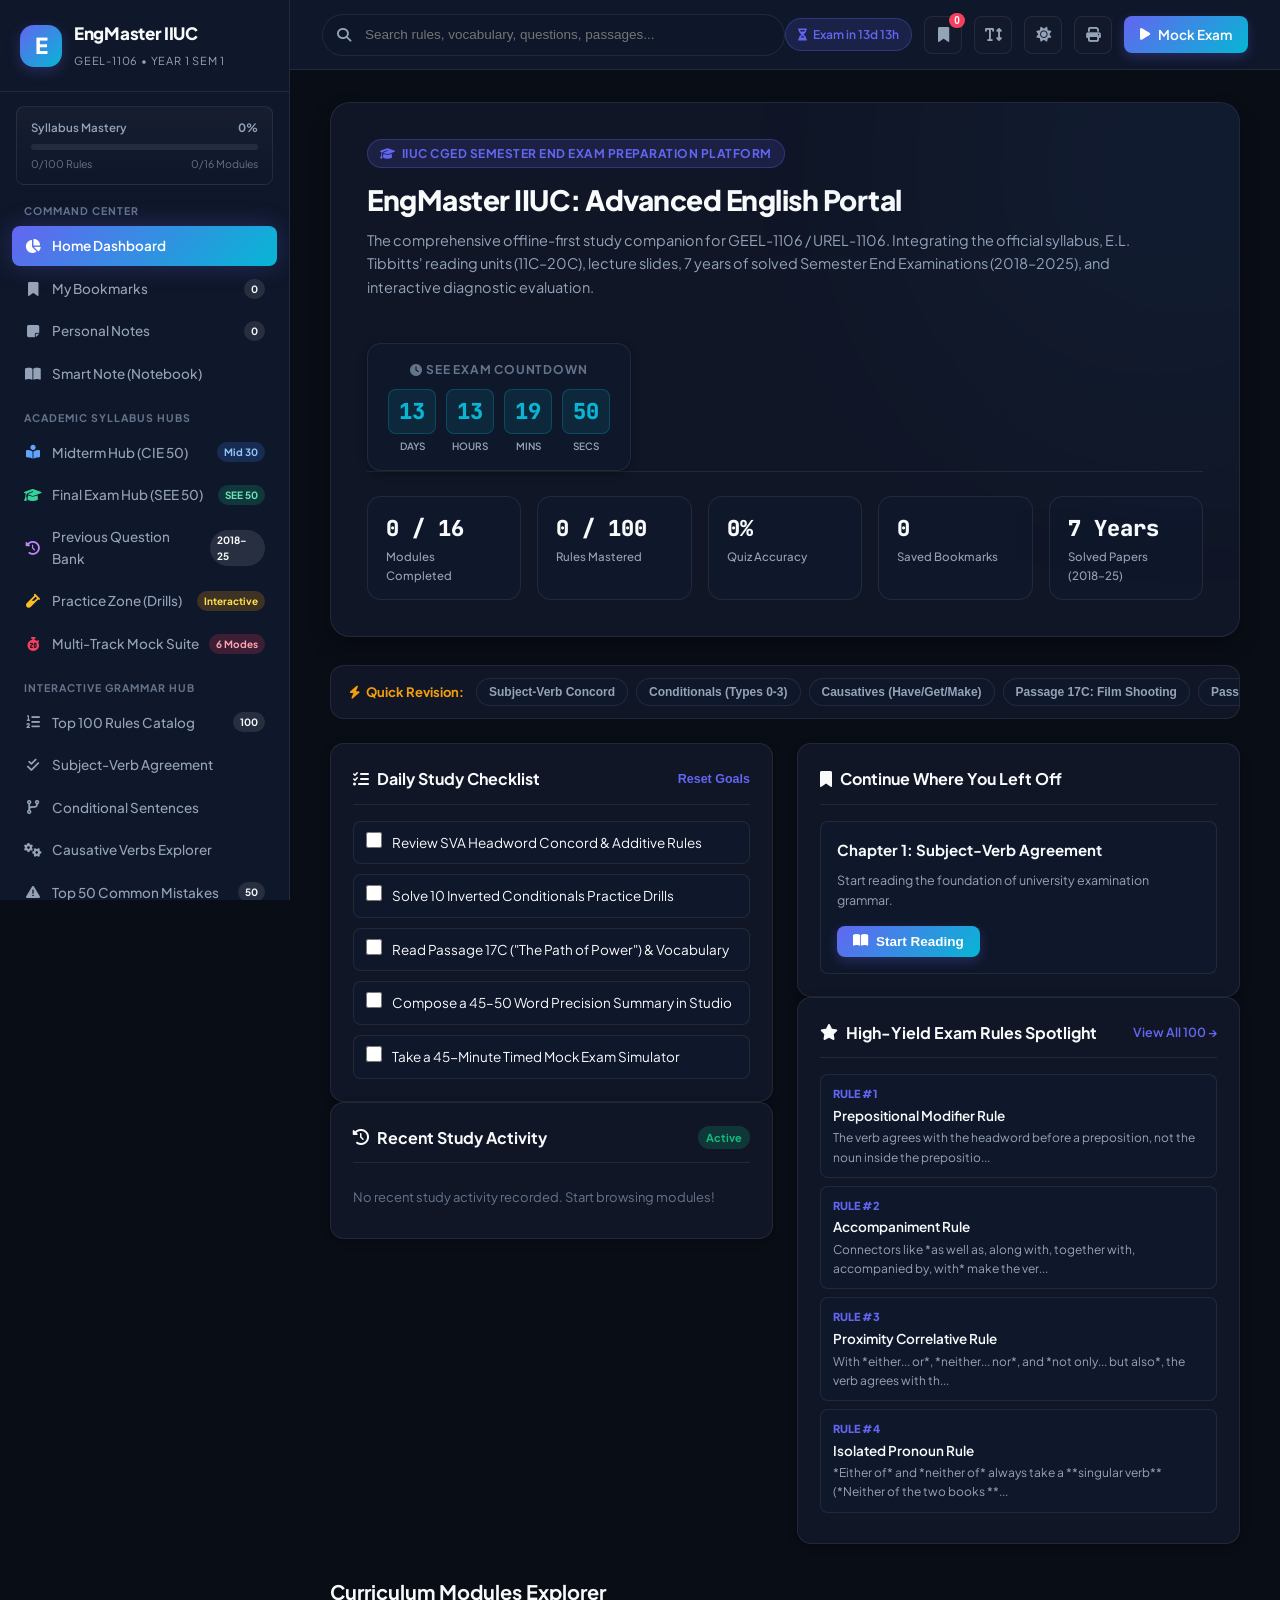
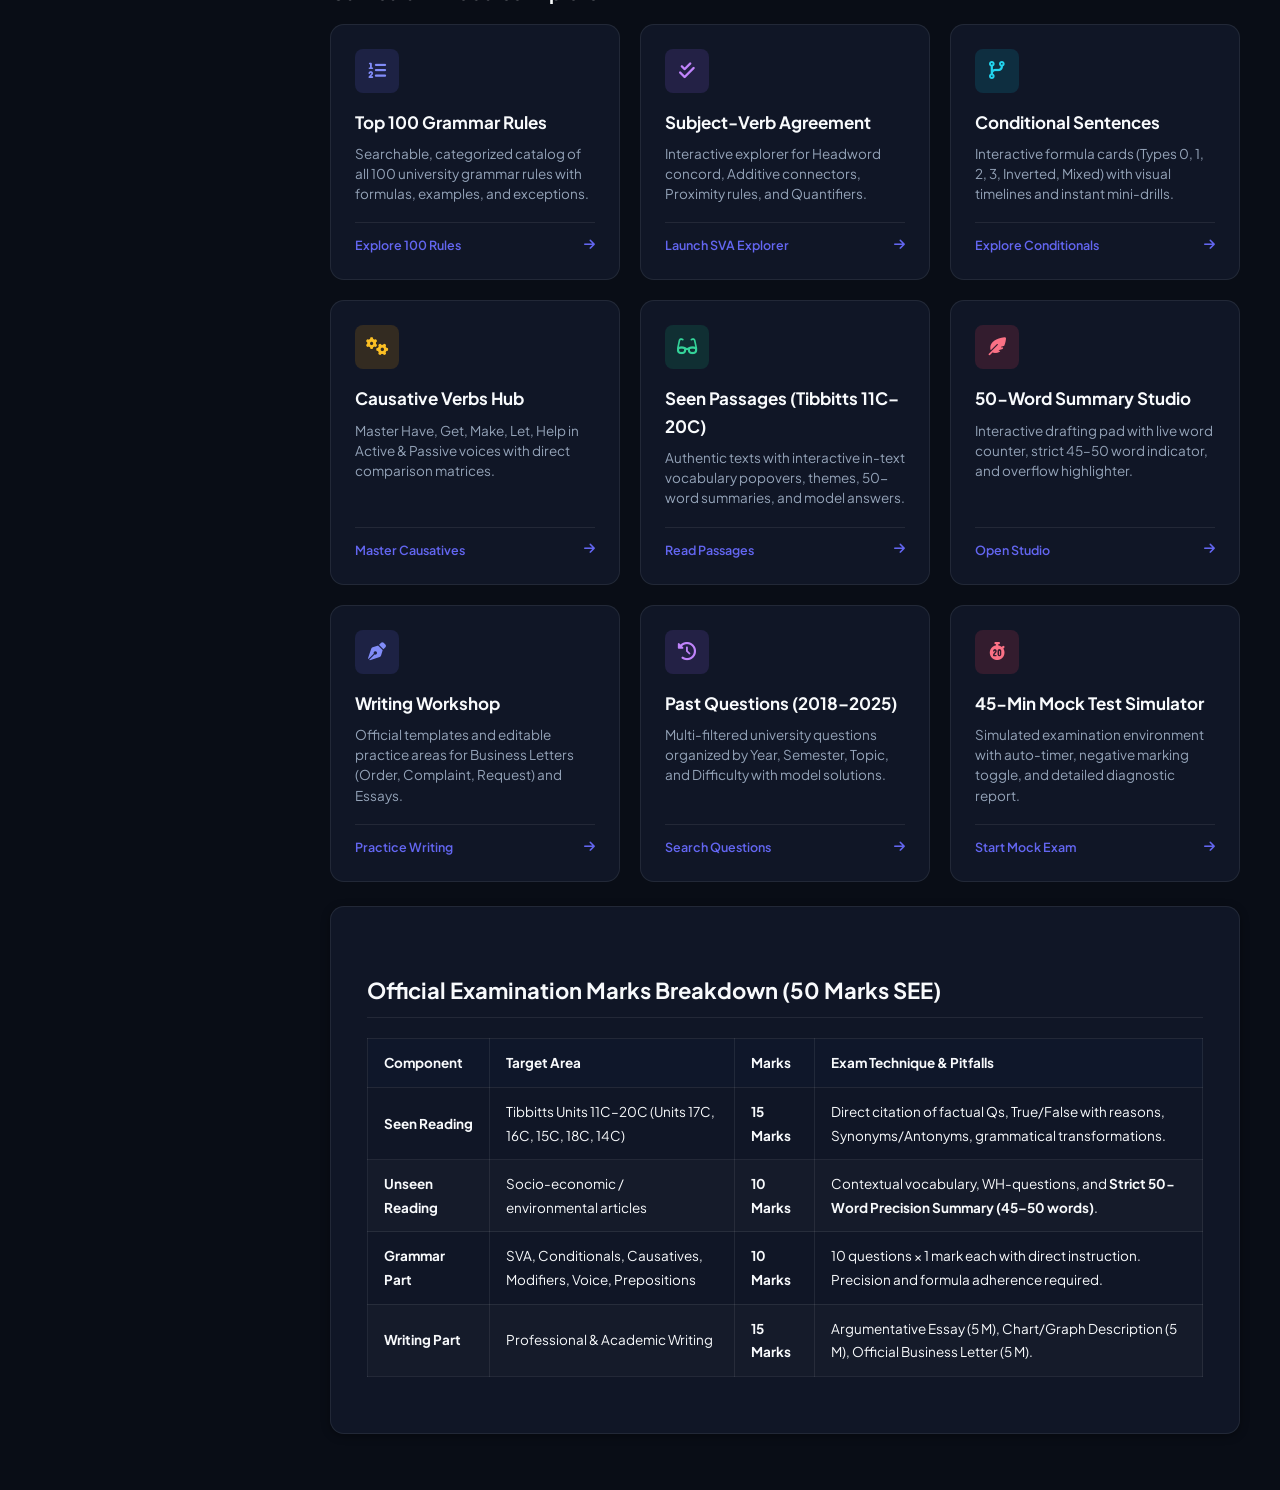
<file: index.html>
<!DOCTYPE html>
<html lang="en" data-theme="dark">
<head>
  <meta charset="UTF-8">
  <meta name="viewport" content="width=device-width, initial-scale=1.0">
  <title>EngMaster IIUC — GEEL-1106 / UREL-1106 Advanced English Master Platform</title>
  <meta name="description" content="Definitive offline-first interactive study platform for GEEL-1106 / UREL-1106 Advanced English at International Islamic University Chittagong. Complete with 100 Grammar Rules, Tibbitts Reading Units 11C-20C, 2018-2025 Solved Exam Questions, 45-Min Mock Test Simulator, Writing Workshop, and 50-Word Summary Studio.">
  <meta name="author" content="Center for General Education (CGED) & EngMaster IIUC">
  
  <!-- Google Fonts & Font Awesome Icons -->
  <link rel="preconnect" href="https://fonts.googleapis.com">
  <link rel="preconnect" href="https://fonts.gstatic.com" crossorigin>
  <link href="https://fonts.googleapis.com/css2?family=JetBrains+Mono:wght@400;500;600;700&family=Plus+Jakarta+Sans:wght@400;500;600;700;800&display=swap" rel="stylesheet">
  <link rel="stylesheet" href="https://cdnjs.cloudflare.com/ajax/libs/font-awesome/6.4.0/css/all.min.css">
  
  <!-- Application Stylesheet -->
  <link rel="stylesheet" href="style.css">
</head>
<body>

  <!-- Top Reading Progress Indicator -->
  <div id="reading-progress" aria-hidden="true"></div>

  <!-- Toast Notification Container -->
  <div id="toast-container" class="toast-container" aria-live="polite"></div>

  <!-- Interactive Vocabulary & Rule Popover Modal -->
  <div id="popover-modal" class="modal-backdrop" role="dialog" aria-modal="true" aria-hidden="true">
    <div class="modal-card">
      <div class="modal-header">
        <h3 id="popover-title">Word Information</h3>
        <button class="modal-close" id="popover-close" aria-label="Close dialog">&times;</button>
      </div>
      <div class="modal-body" id="popover-content">
        <!-- Injected via JavaScript -->
      </div>
    </div>
  </div>

  <!-- Sidebar Overlay Backdrop for Mobile -->
  <div id="sidebar-overlay" class="sidebar-overlay" aria-hidden="true"></div>

  <!-- Sidebar Navigation -->
  <aside id="sidebar" role="navigation" aria-label="Main Navigation">
    <div class="sidebar-brand">
      <div class="brand-icon">E</div>
      <div class="brand-text">
        <h1>EngMaster IIUC</h1>
        <span>GEEL-1106 • Year 1 Sem 1</span>
      </div>
      <button id="sidebar-close" class="sidebar-close-btn" aria-label="Close navigation sidebar">
        <i class="fas fa-times"></i>
      </button>
    </div>

    <!-- Live Study Progress Pill -->
    <div class="sidebar-progress-card">
      <div class="progress-title">
        <span>Syllabus Mastery</span>
        <strong id="sidebar-progress-percent">0%</strong>
      </div>
      <div class="progress-track">
        <div class="progress-bar" id="sidebar-progress-fill" style="width: 0%;"></div>
      </div>
      <div class="progress-meta">
        <span id="sidebar-rules-mastered">0/100 Rules</span>
        <span id="sidebar-completed-modules">0/16 Modules</span>
      </div>
    </div>

    <!-- Navigation Section: Command Center -->
    <div class="nav-section">
      <div class="nav-section-title">Command Center</div>
      <ul class="nav-links">
        <li><a class="nav-item active" data-view-target="view-dashboard"><i class="fas fa-chart-pie"></i><span>Home Dashboard</span></a></li>
        <li><a class="nav-item" data-view-target="view-bookmarks"><i class="fas fa-bookmark"></i><span>My Bookmarks</span><span class="nav-badge" id="nav-badge-bookmarks">0</span></a></li>
        <li><a class="nav-item" data-view-target="view-notes"><i class="fas fa-sticky-note"></i><span>Personal Notes</span><span class="nav-badge" id="nav-badge-notes">0</span></a></li>
        <li><a class="nav-item" data-view-target="view-smart-notes"><i class="fas fa-book-open"></i><span>Smart Note (Notebook)</span></a></li>
      </ul>
    </div>

    <!-- Navigation Section: Academic Syllabus Hubs -->
    <div class="nav-section">
      <div class="nav-section-title">Academic Syllabus Hubs</div>
      <ul class="nav-links">
        <li><a class="nav-item" data-view-target="view-midterm"><i class="fas fa-book-reader" style="color: #60a5fa;"></i><span>Midterm Hub (CIE 50)</span><span class="nav-badge" style="background: rgba(59, 130, 246, 0.2); color: #93c5fd;">Mid 30</span></a></li>
        <li><a class="nav-item" data-view-target="view-final-exam"><i class="fas fa-graduation-cap" style="color: #34d399;"></i><span>Final Exam Hub (SEE 50)</span><span class="nav-badge" style="background: rgba(16, 185, 129, 0.2); color: #6ee7b7;">SEE 50</span></a></li>
        <li><a class="nav-item" data-view-target="view-prev-questions"><i class="fas fa-history" style="color: #c084fc;"></i><span>Previous Question Bank</span><span class="nav-badge">2018–25</span></a></li>
        <li><a class="nav-item" data-view-target="view-practice-zone"><i class="fas fa-vial" style="color: #fbbf24;"></i><span>Practice Zone (Drills)</span><span class="nav-badge" style="background: rgba(245, 158, 11, 0.2); color: #fde047;">Interactive</span></a></li>
        <li><a class="nav-item" data-view-target="view-mock-test"><i class="fas fa-stopwatch-20" style="color: #f43f5e;"></i><span>Multi-Track Mock Suite</span><span class="nav-badge" style="background: rgba(244, 63, 94, 0.2); color: #fda4af;">6 Modes</span></a></li>
      </ul>
    </div>

    <!-- Navigation Section: Core Grammar Explorers -->
    <div class="nav-section">
      <div class="nav-section-title">Interactive Grammar Hub</div>
      <ul class="nav-links">
        <li><a class="nav-item" data-view-target="view-rules"><i class="fas fa-list-ol"></i><span>Top 100 Rules Catalog</span><span class="nav-badge">100</span></a></li>
        <li><a class="nav-item" data-view-target="view-sva"><i class="fas fa-check-double"></i><span>Subject-Verb Agreement</span></a></li>
        <li><a class="nav-item" data-view-target="view-conditionals"><i class="fas fa-code-branch"></i><span>Conditional Sentences</span></a></li>
        <li><a class="nav-item" data-view-target="view-causatives"><i class="fas fa-cogs"></i><span>Causative Verbs Explorer</span></a></li>
        <li><a class="nav-item" data-view-target="view-mistakes"><i class="fas fa-exclamation-triangle"></i><span>Top 50 Common Mistakes</span><span class="nav-badge">50</span></a></li>
      </ul>
    </div>

    <!-- Navigation Section: Reading & Vocabulary -->
    <div class="nav-section">
      <div class="nav-section-title">Reading & Vocabulary</div>
      <ul class="nav-links">
        <li><a class="nav-item" data-view-target="view-seen-passages"><i class="fas fa-glasses"></i><span>Seen Passages (Tibbitts)</span><span class="nav-badge">11C–20C</span></a></li>
        <li><a class="nav-item" data-view-target="view-vocab"><i class="fas fa-spell-check"></i><span>Top 50 Academic Vocab</span><span class="nav-badge">50 Terms</span></a></li>
        <li><a class="nav-item" data-view-target="view-summary-studio"><i class="fas fa-feather-alt"></i><span>50-Word Summary Studio</span><span class="nav-badge">Live Counter</span></a></li>
      </ul>
    </div>

    <!-- Navigation Section: Writing & Exam Practice -->
    <div class="nav-section">
      <div class="nav-section-title">Writing & Exam Practice</div>
      <ul class="nav-links">
        <li><a class="nav-item" data-view-target="view-writing-workshop"><i class="fas fa-pen-nib"></i><span>Writing Workshop (Letters & Essays)</span></a></li>
        <li><a class="nav-item" data-view-target="view-prev-questions"><i class="fas fa-history"></i><span>Past Questions (2018–2025)</span><span class="nav-badge">Solved</span></a></li>
        <li><a class="nav-item" data-view-target="view-quiz"><i class="fas fa-question-circle"></i><span>MCQ Quiz Simulator</span><span class="nav-badge">50 Qs</span></a></li>
        <li><a class="nav-item" data-view-target="view-mock-test"><i class="fas fa-stopwatch-20"></i><span>45-Min Mock Test</span><span class="nav-badge" style="background: var(--accent-rose);">Timer</span></a></li>
        <li><a class="nav-item" data-view-target="view-suggestions"><i class="fas fa-lightbulb"></i><span>Exam Suggestions & Trends</span></a></li>
        <li><a class="nav-item" data-view-target="view-cram-booster"><i class="fas fa-bolt"></i><span>Last-Night Cram Booster</span></a></li>
      </ul>
    </div>

    <!-- Navigation Section: Textbook Modules -->
    <div class="nav-section">
      <div class="nav-section-title">Complete Textbook Modules</div>
      <ul class="nav-links" id="nav-all-chapters">
        <!-- Injected dynamically via app.js -->
      </ul>
    </div>

    <!-- Navigation Section: System & Settings -->
    <div class="nav-section">
      <div class="nav-section-title">System & Settings</div>
      <ul class="nav-links">
        <li><a class="nav-item" data-view-target="view-settings"><i class="fas fa-sliders-h"></i><span>Settings & Data</span></a></li>
        <li><a class="nav-item" data-view-target="view-about"><i class="fas fa-university"></i><span>About Curriculum</span></a></li>
      </ul>
    </div>
  </aside>

  <!-- Main Application Wrapper -->
  <div id="main-wrapper">
    
    <!-- Top Header -->
    <header id="top-header" role="banner">
      <div class="header-left">
        <button id="mobile-toggle" aria-label="Toggle Navigation Sidebar"><i class="fas fa-bars"></i></button>
        <div class="search-box">
          <i class="fas fa-search search-icon" aria-hidden="true"></i>
          <input type="text" id="global-search-input" placeholder="Search rules, vocabulary, questions, passages..." autocomplete="off" aria-label="Global Search">
          <div id="search-results-dropdown" class="search-results-dropdown" aria-live="polite"></div>
        </div>
      </div>

      <div class="header-actions">
        <!-- Exam Countdown Timer Badge -->
        <div class="header-pill header-countdown" id="header-countdown-pill" title="Countdown to Semester End Examination">
          <i class="fas fa-hourglass-half"></i>
          <span id="header-countdown-text">Exam: Calc...</span>
        </div>

        <!-- Bookmarks Quick Access -->
        <button class="btn-icon" data-view-target="view-bookmarks" title="View Saved Bookmarks" aria-label="My Bookmarks">
          <i class="fas fa-bookmark"></i>
          <span class="icon-badge" id="header-bookmark-badge">0</span>
        </button>

        <!-- Font Size Adjuster -->
        <button class="btn-icon hide-mobile-sm" id="btn-font-size" title="Toggle Font Size (Standard / Large / Extra Large)" aria-label="Adjust font size">
          <i class="fas fa-text-height"></i>
        </button>

        <!-- Theme Toggle -->
        <button class="btn-icon" id="theme-toggle" title="Switch Light/Dark Theme" aria-label="Toggle Theme">
          <i class="fas fa-sun"></i>
        </button>

        <!-- Print Cheat Sheet -->
        <button class="btn-icon hide-mobile" onclick="window.print()" title="Print Current View or Smart Notes" aria-label="Print Document">
          <i class="fas fa-print"></i>
        </button>

        <!-- Start Quick Quiz CTA -->
        <a class="btn-primary" data-view-target="view-mock-test" role="button">
          <i class="fas fa-play"></i>
          <span class="btn-label-responsive">Mock Exam</span>
        </a>
      </div>
    </header>

    <!-- Content Area Container -->
    <main id="content-area" role="main">

      <!-- ====================================================================
           VIEW 1: HOME DASHBOARD
           ==================================================================== -->
      <section id="view-dashboard" class="view-section active">
        <!-- Hero Card -->
        <div class="hero-card">
          <div style="display: flex; justify-content: space-between; align-items: flex-start; flex-wrap: wrap; gap: 16px;">
            <div>
              <span class="hero-tag"><i class="fas fa-graduation-cap"></i> IIUC CGED Semester End Exam Preparation Platform</span>
              <h2 class="hero-title">EngMaster IIUC: Advanced English Portal</h2>
              <p class="hero-desc">
                The comprehensive offline-first study companion for GEEL-1106 / UREL-1106. Integrating the official syllabus, E.L. Tibbitts' reading units (11C–20C), lecture slides, 7 years of solved Semester End Examinations (2018–2025), and interactive diagnostic evaluation.
              </p>
            </div>
            <div class="exam-countdown-widget">
              <div class="countdown-label"><i class="fas fa-clock"></i> SEE Exam Countdown</div>
              <div class="countdown-clock" id="dashboard-countdown-clock">
                <div class="clock-unit"><span id="cd-days">00</span><small>Days</small></div>
                <div class="clock-unit"><span id="cd-hours">00</span><small>Hours</small></div>
                <div class="clock-unit"><span id="cd-mins">00</span><small>Mins</small></div>
                <div class="clock-unit"><span id="cd-secs">00</span><small>Secs</small></div>
              </div>
            </div>
          </div>

          <!-- Hero Metrics Bar -->
          <div class="hero-stats">
            <div class="stat-box">
              <div class="stat-val" id="stat-completed-modules">0 / 16</div>
              <div class="stat-label">Modules Completed</div>
            </div>
            <div class="stat-box">
              <div class="stat-val" id="stat-rules-mastered">0 / 100</div>
              <div class="stat-label">Rules Mastered</div>
            </div>
            <div class="stat-box">
              <div class="stat-val" id="stat-quiz-accuracy">0%</div>
              <div class="stat-label">Quiz Accuracy</div>
            </div>
            <div class="stat-box">
              <div class="stat-val" id="stat-bookmarks-count">0</div>
              <div class="stat-label">Saved Bookmarks</div>
            </div>
            <div class="stat-box">
              <div class="stat-val">7 Years</div>
              <div class="stat-label">Solved Papers (2018–25)</div>
            </div>
          </div>
        </div>

        <!-- Quick Revision Pills Bar -->
        <div class="quick-revision-bar">
          <span class="quick-rev-title"><i class="fas fa-bolt"></i> Quick Revision:</span>
          <div class="quick-pills">
            <button class="pill-btn" data-view-target="view-sva">Subject-Verb Concord</button>
            <button class="pill-btn" data-view-target="view-conditionals">Conditionals (Types 0-3)</button>
            <button class="pill-btn" data-view-target="view-causatives">Causatives (Have/Get/Make)</button>
            <button class="pill-btn" onclick="openSeenPassage('passage-17c')">Passage 17C: Film Shooting</button>
            <button class="pill-btn" onclick="openSeenPassage('passage-16c')">Passage 16C: Rochdale Co-op</button>
            <button class="pill-btn" data-view-target="view-summary-studio">50-Word Summary</button>
            <button class="pill-btn" data-view-target="view-writing-workshop">Letter Templates</button>
            <button class="pill-btn" data-view-target="view-suggestions">Top High-Yield Topics</button>
          </div>
        </div>

        <!-- Two-Column Study Dashboard Grid -->
        <div class="dashboard-grid">
          <!-- Left Column: Daily Study Goal & Recent Activity -->
          <div class="dashboard-col">
            <div class="dashboard-panel">
              <div class="panel-header">
                <h3><i class="fas fa-tasks"></i> Daily Study Checklist</h3>
                <button class="btn-text-sm" id="btn-reset-daily-goals">Reset Goals</button>
              </div>
              <ul class="checklist-items" id="dashboard-daily-goals">
                <!-- Injected via JavaScript -->
              </ul>
            </div>

            <div class="dashboard-panel">
              <div class="panel-header">
                <h3><i class="fas fa-history"></i> Recent Study Activity</h3>
                <span class="panel-badge" id="activity-count-badge">Active</span>
              </div>
              <div id="recent-activity-list" class="recent-activity-list">
                <!-- Injected via JavaScript -->
              </div>
            </div>
          </div>

          <!-- Right Column: Continue Reading & Top Rules Showcase -->
          <div class="dashboard-col">
            <div class="dashboard-panel">
              <div class="panel-header">
                <h3><i class="fas fa-bookmark"></i> Continue Where You Left Off</h3>
              </div>
              <div id="continue-reading-card" class="continue-reading-box">
                <!-- Injected via JavaScript -->
              </div>
            </div>

            <div class="dashboard-panel">
              <div class="panel-header">
                <h3><i class="fas fa-star"></i> High-Yield Exam Rules Spotlight</h3>
                <a class="btn-text-sm" data-view-target="view-rules">View All 100 &rarr;</a>
              </div>
              <div id="top-rules-spotlight" class="rules-spotlight-list">
                <!-- Injected via JavaScript -->
              </div>
            </div>
          </div>
        </div>

        <!-- Interactive Core Modules Features Grid -->
        <h3 style="margin: 32px 0 16px; font-size: 20px; font-weight: 700;">Curriculum Modules Explorer</h3>
        <div class="grid-cards">
          
          <div class="card-feature" data-view-target="view-rules">
            <div class="card-icon icon-blue"><i class="fas fa-list-ol"></i></div>
            <h4 class="card-title">Top 100 Grammar Rules</h4>
            <p class="card-desc">Searchable, categorized catalog of all 100 university grammar rules with formulas, examples, and exceptions.</p>
            <div class="card-footer"><span>Explore 100 Rules</span> <i class="fas fa-arrow-right"></i></div>
          </div>

          <div class="card-feature" data-view-target="view-sva">
            <div class="card-icon icon-purple"><i class="fas fa-check-double"></i></div>
            <h4 class="card-title">Subject-Verb Agreement</h4>
            <p class="card-desc">Interactive explorer for Headword concord, Additive connectors, Proximity rules, and Quantifiers.</p>
            <div class="card-footer"><span>Launch SVA Explorer</span> <i class="fas fa-arrow-right"></i></div>
          </div>

          <div class="card-feature" data-view-target="view-conditionals">
            <div class="card-icon icon-cyan"><i class="fas fa-code-branch"></i></div>
            <h4 class="card-title">Conditional Sentences</h4>
            <p class="card-desc">Interactive formula cards (Types 0, 1, 2, 3, Inverted, Mixed) with visual timelines and instant mini-drills.</p>
            <div class="card-footer"><span>Explore Conditionals</span> <i class="fas fa-arrow-right"></i></div>
          </div>

          <div class="card-feature" data-view-target="view-causatives">
            <div class="card-icon icon-amber"><i class="fas fa-cogs"></i></div>
            <h4 class="card-title">Causative Verbs Hub</h4>
            <p class="card-desc">Master Have, Get, Make, Let, Help in Active & Passive voices with direct comparison matrices.</p>
            <div class="card-footer"><span>Master Causatives</span> <i class="fas fa-arrow-right"></i></div>
          </div>

          <div class="card-feature" data-view-target="view-seen-passages">
            <div class="card-icon icon-emerald"><i class="fas fa-glasses"></i></div>
            <h4 class="card-title">Seen Passages (Tibbitts 11C–20C)</h4>
            <p class="card-desc">Authentic texts with interactive in-text vocabulary popovers, themes, 50-word summaries, and model answers.</p>
            <div class="card-footer"><span>Read Passages</span> <i class="fas fa-arrow-right"></i></div>
          </div>

          <div class="card-feature" data-view-target="view-summary-studio">
            <div class="card-icon icon-rose"><i class="fas fa-feather-alt"></i></div>
            <h4 class="card-title">50-Word Summary Studio</h4>
            <p class="card-desc">Interactive drafting pad with live word counter, strict 45–50 word indicator, and overflow highlighter.</p>
            <div class="card-footer"><span>Open Studio</span> <i class="fas fa-arrow-right"></i></div>
          </div>

          <div class="card-feature" data-view-target="view-writing-workshop">
            <div class="card-icon icon-blue"><i class="fas fa-pen-nib"></i></div>
            <h4 class="card-title">Writing Workshop</h4>
            <p class="card-desc">Official templates and editable practice areas for Business Letters (Order, Complaint, Request) and Essays.</p>
            <div class="card-footer"><span>Practice Writing</span> <i class="fas fa-arrow-right"></i></div>
          </div>

          <div class="card-feature" data-view-target="view-prev-questions">
            <div class="card-icon icon-purple"><i class="fas fa-history"></i></div>
            <h4 class="card-title">Past Questions (2018–2025)</h4>
            <p class="card-desc">Multi-filtered university questions organized by Year, Semester, Topic, and Difficulty with model solutions.</p>
            <div class="card-footer"><span>Search Questions</span> <i class="fas fa-arrow-right"></i></div>
          </div>

          <div class="card-feature" data-view-target="view-mock-test">
            <div class="card-icon icon-rose"><i class="fas fa-stopwatch-20"></i></div>
            <h4 class="card-title">45-Min Mock Test Simulator</h4>
            <p class="card-desc">Simulated examination environment with auto-timer, negative marking toggle, and detailed diagnostic report.</p>
            <div class="card-footer"><span>Start Mock Exam</span> <i class="fas fa-arrow-right"></i></div>
          </div>

        </div>

        <!-- Official Marks Breakdown Card -->
        <div class="reader-article" style="margin-top: 24px;">
          <h2>Official Examination Marks Breakdown (50 Marks SEE)</h2>
          <table>
            <thead>
              <tr>
                <th>Component</th>
                <th>Target Area</th>
                <th>Marks</th>
                <th>Exam Technique & Pitfalls</th>
              </tr>
            </thead>
            <tbody>
              <tr>
                <td><strong>Seen Reading</strong></td>
                <td>Tibbitts Units 11C–20C (Units 17C, 16C, 15C, 18C, 14C)</td>
                <td><strong>15 Marks</strong></td>
                <td>Direct citation of factual Qs, True/False with reasons, Synonyms/Antonyms, grammatical transformations.</td>
              </tr>
              <tr>
                <td><strong>Unseen Reading</strong></td>
                <td>Socio-economic / environmental articles</td>
                <td><strong>10 Marks</strong></td>
                <td>Contextual vocabulary, WH-questions, and <strong>Strict 50-Word Precision Summary (45–50 words)</strong>.</td>
              </tr>
              <tr>
                <td><strong>Grammar Part</strong></td>
                <td>SVA, Conditionals, Causatives, Modifiers, Voice, Prepositions</td>
                <td><strong>10 Marks</strong></td>
                <td>10 questions × 1 mark each with direct instruction. Precision and formula adherence required.</td>
              </tr>
              <tr>
                <td><strong>Writing Part</strong></td>
                <td>Professional & Academic Writing</td>
                <td><strong>15 Marks</strong></td>
                <td>Argumentative Essay (5 M), Chart/Graph Description (5 M), Official Business Letter (5 M).</td>
              </tr>
            </tbody>
          </table>
        </div>
      </section>

    <!-- ====================================================================
         VIEW: MIDTERM HUB (CIE 50 MARKS / MIDTERM 30 MARKS)
         ==================================================================== -->
    <section class="view-section" id="view-midterm">
      <div class="hero-banner">
        <div class="hero-tag" style="background: rgba(59, 130, 246, 0.2); color: #60a5fa;"><i class="fas fa-university"></i> Continuous Internal Evaluation (CIE) — 50 Marks</div>
        <h1 class="hero-title">Midterm Examination Academic Hub</h1>
        <p class="hero-subtitle">Comprehensive coverage of Prescribed Reading (Tibbitts 1C–10C, A.J. Glover, The Pilgrim's Progress, The Old Man and the Sea), Reading Skills, Sentence Construction, and Writing.</p>
        
        <div class="hero-stats">
          <div class="stat-box">
            <div class="stat-val" style="color: var(--primary);">30 Marks</div>
            <div class="stat-label">Written Midterm Exam</div>
          </div>
          <div class="stat-box">
            <div class="stat-val" style="color: var(--accent-cyan);">10 Marks</div>
            <div class="stat-label">Reading (Seen 1C–10C)</div>
          </div>
          <div class="stat-box">
            <div class="stat-val" style="color: var(--accent-emerald);">10 Marks</div>
            <div class="stat-label">Sentence Construction</div>
          </div>
          <div class="stat-box">
            <div class="stat-val" style="color: var(--accent-amber);">10 Marks</div>
            <div class="stat-label">Composition & Viva</div>
          </div>
        </div>
      </div>

      <!-- Midterm Section Navigation Tabs -->
      <div class="passage-tabs" id="midterm-section-tabs" style="margin-bottom: 24px;">
        <button class="passage-tab-btn active" data-mid-tab="prescribed"><i class="fas fa-book-reader"></i> Section 1: Prescribed Reading</button>
        <button class="passage-tab-btn" data-mid-tab="reading-skills"><i class="fas fa-glasses"></i> Section 2: Reading Skills & Strategies</button>
        <button class="passage-tab-btn" data-mid-tab="writing-comm"><i class="fas fa-pen-nib"></i> Section 3: Writing & Communication</button>
      </div>

      <!-- Tab 1: Prescribed Reading Content -->
      <div id="midterm-tab-prescribed" class="midterm-tab-content">
        <div id="midterm-prescribed-container">
          <!-- Injected dynamically via app.js -->
        </div>
      </div>

      <!-- Tab 2: Reading Skills Content -->
      <div id="midterm-tab-reading-skills" class="midterm-tab-content" style="display: none;">
        <div id="midterm-reading-skills-container" class="rules-container">
          <!-- Injected dynamically via app.js -->
        </div>
      </div>

      <!-- Tab 3: Writing & Communication Content -->
      <div id="midterm-tab-writing-comm" class="midterm-tab-content" style="display: none;">
        <div id="midterm-writing-comm-container">
          <!-- Injected dynamically via app.js -->
        </div>
      </div>
    </section>


    <!-- ====================================================================
         VIEW: FINAL EXAM HUB (SEE 50 MARKS)
         ==================================================================== -->
    <section class="view-section" id="view-final-exam">
      <div class="hero-banner">
        <div class="hero-tag" style="background: rgba(16, 185, 129, 0.2); color: #34d399;"><i class="fas fa-graduation-cap"></i> Semester End Examination (SEE) — 50 Marks</div>
        <h1 class="hero-title">Final Examination Academic Master Hub</h1>
        <p class="hero-subtitle">Complete syllabus mastery: Tibbitts Units 11C–20C, Unseen Analysis, 7 Core Grammar Chapters, Professional Composition, and Exam Vocab.</p>
        
        <div class="hero-stats">
          <div class="stat-box">
            <div class="stat-val" style="color: var(--accent-emerald);">25 Marks</div>
            <div class="stat-label">Part A: Reading (Seen 15 + Unseen 10)</div>
          </div>
          <div class="stat-box">
            <div class="stat-val" style="color: var(--primary);">10 Marks</div>
            <div class="stat-label">Part B: Advanced Grammar</div>
          </div>
          <div class="stat-box">
            <div class="stat-val" style="color: var(--accent-purple);">15 Marks</div>
            <div class="stat-label">Part C: Professional Writing</div>
          </div>
          <div class="stat-box">
            <div class="stat-val" style="color: var(--accent-amber);">2.5 Hours</div>
            <div class="stat-label">Exam Duration (150 Mins)</div>
          </div>
        </div>
      </div>

      <!-- Final Exam Section Navigation Tabs -->
      <div class="passage-tabs" id="final-section-tabs" style="margin-bottom: 24px;">
        <button class="passage-tab-btn active" data-fin-tab="prescribed"><i class="fas fa-book"></i> Section 1: Prescribed Reading</button>
        <button class="passage-tab-btn" data-fin-tab="unseen"><i class="fas fa-newspaper"></i> Section 2: Reading & Comprehension</button>
        <button class="passage-tab-btn" data-fin-tab="grammar"><i class="fas fa-spell-check"></i> Section 3: 7 Grammar Chapters</button>
        <button class="passage-tab-btn" data-fin-tab="composition"><i class="fas fa-chart-bar"></i> Section 4: Composition & Graphs</button>
        <button class="passage-tab-btn" data-fin-tab="speaking"><i class="fas fa-comments"></i> Section 5: Academic Speaking</button>
        <button class="passage-tab-btn" data-fin-tab="vocab"><i class="fas fa-layer-group"></i> Section 6: Vocabulary Masterlists</button>
      </div>

      <!-- Tab 1: Prescribed Reading -->
      <div id="final-tab-prescribed" class="final-tab-content">
        <div id="final-prescribed-container">
          <!-- Injected via app.js -->
        </div>
      </div>

      <!-- Tab 2: Reading Sources & Unseen -->
      <div id="final-tab-unseen" class="final-tab-content" style="display: none;">
        <div id="final-unseen-container">
          <!-- Injected via app.js -->
        </div>
      </div>

      <!-- Tab 3: Grammar Chapters -->
      <div id="final-tab-grammar" class="final-tab-content" style="display: none;">
        <div id="final-grammar-container">
          <!-- Injected via app.js -->
        </div>
      </div>

      <!-- Tab 4: Composition -->
      <div id="final-tab-composition" class="final-tab-content" style="display: none;">
        <div id="final-composition-container">
          <!-- Injected via app.js -->
        </div>
      </div>

      <!-- Tab 5: Speaking -->
      <div id="final-tab-speaking" class="final-tab-content" style="display: none;">
        <div id="final-speaking-container">
          <!-- Injected via app.js -->
        </div>
      </div>

      <!-- Tab 6: Vocabulary -->
      <div id="final-tab-vocab" class="final-tab-content" style="display: none;">
        <div id="final-vocab-container">
          <!-- Injected via app.js -->
        </div>
      </div>
    </section>


    <!-- ====================================================================
         VIEW: PRACTICE ZONE
         ==================================================================== -->
    <section class="view-section" id="view-practice-zone">
      <div class="hero-banner">
        <div class="hero-tag" style="background: rgba(245, 158, 11, 0.2); color: #fbbf24;"><i class="fas fa-vial"></i> Interactive Self-Assessment Arena</div>
        <h1 class="hero-title">Practice Zone & Interactive Drills</h1>
        <p class="hero-subtitle">Master every examination skill through 9 targeted, self-checking drill modes: MCQs, CQs, Grammar, Reading, Writing, Sentence Correction, Fill in the Blanks, Error Identification, and Mixed Practice with instant explanations and scoring.</p>
      </div>

      <div class="passage-tabs" id="practice-zone-tabs" style="margin-bottom: 24px;">
        <button class="passage-tab-btn active" data-pz-tab="correction"><i class="fas fa-wrench"></i> Sentence Correction</button>
        <button class="passage-tab-btn" data-pz-tab="blanks"><i class="fas fa-edit"></i> Fill in the Blanks</button>
        <button class="passage-tab-btn" data-pz-tab="errors"><i class="fas fa-bug"></i> Error Identification</button>
        <button class="passage-tab-btn" data-pz-tab="mcq"><i class="fas fa-check-circle"></i> MCQ Practice</button>
        <button class="passage-tab-btn" data-pz-tab="cq"><i class="fas fa-file-alt"></i> CQ Analytical Practice</button>
        <button class="passage-tab-btn" data-pz-tab="grammar"><i class="fas fa-spell-check"></i> Grammar Drills</button>
        <button class="passage-tab-btn" data-pz-tab="reading"><i class="fas fa-glasses"></i> Reading Drills</button>
        <button class="passage-tab-btn" data-pz-tab="writing"><i class="fas fa-pen-nib"></i> Writing Drills</button>
        <button class="passage-tab-btn" data-pz-tab="mixed"><i class="fas fa-random"></i> Mixed Practice Arena</button>
      </div>

      <div id="pz-tab-correction" class="pz-tab-content">
        <div id="pz-correction-container" class="mistakes-container">
          <!-- Injected via app.js -->
        </div>
      </div>

      <div id="pz-tab-blanks" class="pz-tab-content" style="display: none;">
        <div id="pz-blanks-container" class="mistakes-container">
          <!-- Injected via app.js -->
        </div>
      </div>

      <div id="pz-tab-errors" class="pz-tab-content" style="display: none;">
        <div id="pz-errors-container" class="mistakes-container">
          <!-- Injected via app.js -->
        </div>
      </div>

      <div id="pz-tab-mcq" class="pz-tab-content" style="display: none;">
        <div id="pz-mcq-container" class="mistakes-container">
          <!-- Injected via app.js -->
        </div>
      </div>

      <div id="pz-tab-cq" class="pz-tab-content" style="display: none;">
        <div id="pz-cq-container">
          <!-- Injected via app.js -->
        </div>
      </div>

      <div id="pz-tab-grammar" class="pz-tab-content" style="display: none;">
        <div id="pz-grammar-container" class="mistakes-container">
          <!-- Injected via app.js -->
        </div>
      </div>

      <div id="pz-tab-reading" class="pz-tab-content" style="display: none;">
        <div id="pz-reading-container">
          <!-- Injected via app.js -->
        </div>
      </div>

      <div id="pz-tab-writing" class="pz-tab-content" style="display: none;">
        <div id="pz-writing-container">
          <!-- Injected via app.js -->
        </div>
      </div>

      <div id="pz-tab-mixed" class="pz-tab-content" style="display: none;">
        <div id="pz-mixed-container" class="mistakes-container">
          <!-- Injected via app.js -->
        </div>
      </div>
    </section>



      <!-- ====================================================================
           VIEW 2: TOP 100 RULES CATALOG
           ==================================================================== -->
      <section id="view-rules" class="view-section">
        <div class="hero-card" style="padding: 28px; margin-bottom: 24px;">
          <div style="display: flex; justify-content: space-between; align-items: flex-start; flex-wrap: wrap; gap: 12px;">
            <div>
              <span class="hero-tag"><i class="fas fa-list-ol"></i> Definitive Grammar Catalog</span>
              <h2>Top 100 Essential Grammar Rules</h2>
              <p style="color: var(--text-muted); font-size: 14px; margin-top: 6px;">
                Complete indexed catalog of university grammar rules tested across 2018–2025 examinations.
              </p>
            </div>
            <div class="catalog-counter-pill">
              <span id="rules-count-display">Showing 100 of 100 Rules</span>
            </div>
          </div>

          <div style="margin-top: 18px; display: flex; gap: 12px; flex-wrap: wrap;">
            <input type="text" id="rules-search-input" placeholder="Search rules (e.g. neither, causative, subjunctive, quantifier)..." style="flex: 1; min-width: 260px; padding: 10px 16px; border-radius: var(--radius-sm); border: 1px solid var(--border-subtle); background: var(--bg-surface); color: var(--text-main); font-size: 14px;">
            <div class="filter-pills" id="rules-category-filters">
              <button class="filter-btn active" data-rule-cat="all">All (100)</button>
              <button class="filter-btn" data-rule-cat="sva">Concord (1-21)</button>
              <button class="filter-btn" data-rule-cat="conditionals">Conditionals (22-33)</button>
              <button class="filter-btn" data-rule-cat="causatives">Causatives (34-42)</button>
              <button class="filter-btn" data-rule-cat="verbs">Verbs & Tenses (43-61)</button>
              <button class="filter-btn" data-rule-cat="modifiers">Non-Finite & Modifiers (62-70)</button>
              <button class="filter-btn" data-rule-cat="prepositions">Prepositions & Errors (71-100)</button>
            </div>
          </div>
        </div>

        <div id="rules-list-container" class="rules-container">
          <!-- Injected via JavaScript -->
        </div>
      </section>

      <!-- ====================================================================
           VIEW 3: SUBJECT-VERB AGREEMENT EXPLORER
           ==================================================================== -->
      <section id="view-sva" class="view-section">
        <div class="hero-card" style="padding: 28px; margin-bottom: 24px;">
          <span class="hero-tag" style="background: rgba(139, 92, 246, 0.2); color: #c084fc;"><i class="fas fa-check-double"></i> 100% Recurrence In All Exams</span>
          <h2>Subject-Verb Agreement (Concord) Master Explorer</h2>
          <p style="color: var(--text-muted); font-size: 14px; margin-top: 6px;">
            The single most tested grammar topic in GEEL-1106. Master the 5 fundamental trap patterns with interactive filters and rule comparisons.
          </p>

          <div class="filter-pills" style="margin-top: 16px;">
            <button class="filter-btn active" data-sva-filter="all">All Concord Rules</button>
            <button class="filter-btn" data-sva-filter="headword">Headword Concord</button>
            <button class="filter-btn" data-sva-filter="additive">Additive Connectors (as well as)</button>
            <button class="filter-btn" data-sva-filter="proximity">Proximity (Neither... nor)</button>
            <button class="filter-btn" data-sva-filter="quantifier">Quantifiers (A number of)</button>
            <button class="filter-btn" data-sva-filter="collective">Collective Nouns & Measures</button>
          </div>
        </div>

        <!-- Rule Comparison Matrix Widget -->
        <div class="reader-article" style="margin-bottom: 24px;">
          <h3><i class="fas fa-balance-scale"></i> Critical Rule Comparison Matrix</h3>
          <table>
            <thead>
              <tr>
                <th>Grammar Pattern</th>
                <th>Governing Subject</th>
                <th>Verb Form</th>
                <th>Exam Exemplar</th>
              </tr>
            </thead>
            <tbody>
              <tr>
                <td><strong>Additive Connectors</strong><br>(<em>as well as, along with, together with, with</em>)</td>
                <td><strong>Subject 1</strong> (First subject)</td>
                <td>Follows S1 strictly</td>
                <td><em>The captain as well as his players <strong>was</strong> awarded.</em></td>
              </tr>
              <tr>
                <td><strong>Correlative Conjunctions</strong><br>(<em>either... or, neither... nor, not only... but also</em>)</td>
                <td><strong>Subject 2</strong> (Nearest subject)</td>
                <td>Follows S2 strictly</td>
                <td><em>Neither the manager nor his assistants <strong>were</strong> present.</em></td>
              </tr>
              <tr>
                <td><strong>Isolated Pronouns</strong><br>(<em>Neither of, Either of, Each of, Everyone</em>)</td>
                <td>Grammatically <strong>Singular</strong></td>
                <td>Always <strong>Singular</strong></td>
                <td><em>Neither of the two solutions <strong>is</strong> viable.</em></td>
              </tr>
              <tr>
                <td><strong>Quantifier: <code>A number of</code></strong></td>
                <td>Indefinite Plural Collection</td>
                <td>Always <strong>Plural</strong></td>
                <td><em>A number of students <strong>have</strong> registered.</em></td>
              </tr>
              <tr>
                <td><strong>Statistic: <code>The number of</code></strong></td>
                <td>Definite Numerical Statistic</td>
                <td>Always <strong>Singular</strong></td>
                <td><em>The number of students <strong>is</strong> seventy-five.</em></td>
              </tr>
              <tr>
                <td><strong>Quantities of Money, Time, Distance</strong></td>
                <td>Single Unified Unit</td>
                <td>Always <strong>Singular</strong></td>
                <td><em>Fifty thousand dollars <strong>was</strong> invested.</em></td>
              </tr>
            </tbody>
          </table>
        </div>

        <div id="sva-rules-container" class="rules-container">
          <!-- Injected via JavaScript -->
        </div>
      </section>

      <!-- ====================================================================
           VIEW 4: CONDITIONAL SENTENCES
           ==================================================================== -->
      <section id="view-conditionals" class="view-section">
        <div class="hero-card" style="padding: 28px; margin-bottom: 24px;">
          <span class="hero-tag" style="background: rgba(6, 182, 212, 0.2); color: #22d3ee;"><i class="fas fa-code-branch"></i> Essential Formula Hub</span>
          <h2>Conditional Sentences Master Studio</h2>
          <p style="color: var(--text-muted); font-size: 14px; margin-top: 6px;">
            Interactive formula cards for Types 0, 1, 2, 3, Inverted, and Mixed conditionals with visual timelines and interactive mini-drills.
          </p>
        </div>

        <div id="conditionals-cards-container" class="conditionals-deck">
          <!-- Injected via JavaScript -->
        </div>
      </section>

      <!-- ====================================================================
           VIEW 5: CAUSATIVE VERBS
           ==================================================================== -->
      <section id="view-causatives" class="view-section">
        <div class="hero-card" style="padding: 28px; margin-bottom: 24px;">
          <span class="hero-tag" style="background: rgba(245, 158, 11, 0.2); color: #fbbf24;"><i class="fas fa-cogs"></i> Active vs. Passive Mechanics</span>
          <h2>Causative Verbs Master Studio</h2>
          <p style="color: var(--text-muted); font-size: 14px; margin-top: 6px;">
            Master HAVE, GET, MAKE, LET, HELP, and FORCE in active and passive constructions with the definitive Bare vs. To-Infinitive matrix.
          </p>
        </div>

        <!-- Comparison Table -->
        <div class="reader-article" style="margin-bottom: 24px;">
          <h3>Causative Quick Comparison Matrix</h3>
          <table>
            <thead>
              <tr>
                <th>Verb</th>
                <th>Active Voice Formula</th>
                <th>Passive Voice Formula</th>
                <th>Nuance & Meaning</th>
              </tr>
            </thead>
            <tbody>
              <tr>
                <td><strong>HAVE</strong></td>
                <td><code>S + have + Person + V1 (bare)</code></td>
                <td><code>S + have + Thing + V3</code></td>
                <td>Delegation, formal assignment, instruction.</td>
              </tr>
              <tr>
                <td><strong>GET</strong></td>
                <td><code>S + get + Person + TO + V1</code></td>
                <td><code>S + get + Thing + V3</code></td>
                <td>Persuasion, convincing, overcoming resistance.</td>
              </tr>
              <tr>
                <td><strong>MAKE</strong></td>
                <td><code>S + make + Person + V1 (bare)</code></td>
                <td><code>S + BE MADE + TO + V1</code> (Trap!)</td>
                <td>Force, compulsion, unavoidable obligation.</td>
              </tr>
              <tr>
                <td><strong>LET</strong></td>
                <td><code>S + let + Person + V1 (bare)</code></td>
                <td><code>S + BE ALLOWED TO + V1</code></td>
                <td>Permission, authorization, non-prevention.</td>
              </tr>
              <tr>
                <td><strong>HELP</strong></td>
                <td><code>S + help + Person + (TO) + V1</code></td>
                <td><code>S + BE HELPED + TO + V1</code></td>
                <td>Assistance (both bare and to-infinitive correct).</td>
              </tr>
            </tbody>
          </table>
        </div>

        <div id="causatives-cards-container" class="causatives-grid">
          <!-- Injected via JavaScript -->
        </div>
      </section>

      <!-- ====================================================================
           VIEW 6: TOP 50 COMMON MISTAKES
           ==================================================================== -->
      <section id="view-mistakes" class="view-section">
        <div class="hero-card" style="padding: 28px; margin-bottom: 24px;">
          <div style="display: flex; justify-content: space-between; align-items: flex-start; flex-wrap: wrap; gap: 12px;">
            <div>
              <span class="hero-tag" style="background: rgba(244, 63, 94, 0.2); color: #fb7185;"><i class="fas fa-times-circle"></i> University Trap Buster</span>
              <h2>Top 50 Common Mistakes & Sentence Corrections</h2>
              <p style="color: var(--text-muted); font-size: 14px; margin-top: 6px;">
                Direct before-and-after corrections of high-frequency university exam errors with full grammatical rationales.
              </p>
            </div>
            <div class="catalog-counter-pill">
              <span id="mistakes-count-display">Showing 50 of 50 Mistakes</span>
            </div>
          </div>

          <div style="margin-top: 16px;">
            <input type="text" id="mistakes-search-input" placeholder="Search mistake corrections (e.g. worth, home, let alone, advise, discuss)..." style="width: 100%; max-width: 680px; padding: 10px 16px; border-radius: var(--radius-sm); border: 1px solid var(--border-subtle); background: var(--bg-surface); color: var(--text-main); font-size: 14px;">
          </div>
        </div>

        <div id="mistakes-list-container" class="mistakes-container">
          <!-- Injected via JavaScript -->
        </div>
      </section>

      <!-- ====================================================================
           VIEW 7: SEEN PASSAGES (TIBBITTS 11C–20C)
           ==================================================================== -->
      <section id="view-seen-passages" class="view-section">
        <div class="hero-card" style="padding: 28px; margin-bottom: 24px;">
          <span class="hero-tag" style="background: rgba(16, 185, 129, 0.2); color: #34d399;"><i class="fas fa-glasses"></i> Section A: 15 Marks Master Unit</span>
          <h2>Tibbitts Prescribed Seen Passages (Units 11C–20C)</h2>
          <p style="color: var(--text-muted); font-size: 14px; margin-top: 6px;">
            Authentic texts from E.L. Tibbitts' <em>Exercises in Reading Comprehension</em>. Click highlighted vocabulary words to view instant definitions, pronunciation, synonyms, and exam usage.
          </p>

          <!-- Passage Selector Tabs -->
          <div class="passage-tabs" id="seen-passage-tabs" style="margin-top: 16px;">
            <!-- Injected via JavaScript -->
          </div>
        </div>

        <div id="seen-passage-content-container">
          <!-- Injected via JavaScript -->
        </div>
      </section>

      <!-- ====================================================================
           VIEW 8: TOP 50 ACADEMIC VOCABULARY
           ==================================================================== -->
      <section id="view-vocab" class="view-section">
        <div class="hero-card" style="padding: 28px; margin-bottom: 24px;">
          <div style="display: flex; justify-content: space-between; align-items: flex-start; flex-wrap: wrap; gap: 12px;">
            <div>
              <span class="hero-tag"><i class="fas fa-spell-check"></i> High-Yield Lexicon</span>
              <h2>Top 50 High-Frequency Academic Vocabulary</h2>
              <p style="color: var(--text-muted); font-size: 14px; margin-top: 6px;">
                Curated academic and seen passage vocabulary. Click the audio button <i class="fas fa-book"></i> to hear offline pronunciation powered by the Web Speech API.
              </p>
            </div>
            <div class="catalog-counter-pill">
              <span id="vocab-count-display">Showing 50 of 50 Words</span>
            </div>
          </div>

          <div style="margin-top: 16px; display: flex; gap: 12px; flex-wrap: wrap;">
            <input type="text" id="vocab-search-input" placeholder="Search vocabulary, synonyms, antonyms (e.g. intelligible, surplus, genuine)..." style="flex: 1; min-width: 260px; padding: 10px 16px; border-radius: var(--radius-sm); border: 1px solid var(--border-subtle); background: var(--bg-surface); color: var(--text-main); font-size: 14px;">
            <button class="filter-btn active" id="btn-vocab-all">All Words</button>
            <button class="filter-btn" id="btn-vocab-bookmarked">Bookmarked Only</button>
          </div>
        </div>

        <div class="vocab-grid" id="vocab-grid-container">
          <!-- Injected via JavaScript -->
        </div>
      </section>

      <!-- ====================================================================
           VIEW 9: 50-WORD SUMMARY STUDIO
           ==================================================================== -->
      <section id="view-summary-studio" class="view-section">
        <div class="summary-studio">
          <span class="hero-tag"><i class="fas fa-feather-alt"></i> Precision Writing Engine</span>
          <h2>50-Word Unseen Summary Studio</h2>
          <p style="color: var(--text-muted); font-size: 14px; margin: 8px 0 20px;">
            Practice distilling complex unseen reading passages into the strict examination constraint of <strong>45 to 50 words</strong>.
          </p>

          <!-- Sample Passage Selector -->
          <div style="margin-bottom: 16px; display: flex; align-items: center; gap: 10px; flex-wrap: wrap;">
            <span style="font-size: 13.5px; font-weight: 600; color: var(--text-muted);">Select Practice Passage:</span>
            <button class="filter-btn active summary-passage-btn" data-passage-idx="0">Autumn 2025: Healthcare Diplomacy</button>
            <button class="filter-btn summary-passage-btn" data-passage-idx="1">Spring 2024: Cyber Hygiene in FinTech</button>
            <button class="filter-btn summary-passage-btn" data-passage-idx="2">Autumn 2023: Renewable Microgrids</button>
          </div>

          <div class="summary-workspace-grid">
            <div class="summary-source-pane">
              <div class="reader-article" style="margin-bottom: 20px; padding: 22px;" id="summary-source-box">
                <!-- Injected via JavaScript -->
              </div>

              <div class="alert-box alert-info">
                <i class="fas fa-lightbulb"></i>
                <div>
                  <strong>Examiner's Golden Rule:</strong> An unseen summary exceeding 50 words or containing verbatim copied sentences loses 2 to 3 marks. Synthesize ideas using subordinating conjunctions (<em>Although, By implementing, Due to</em>).
                </div>
              </div>
            </div>

            <div class="summary-editor-pane">
              <div style="display: flex; justify-content: space-between; align-items: center; margin-bottom: 8px;">
                <label for="summary-input" style="font-size: 14px; font-weight: 700;">Your 50-Word Precision Summary:</label>
                <div style="display: flex; gap: 8px;">
                  <button class="btn-text-sm" id="btn-copy-summary"><i class="fas fa-copy"></i> Copy</button>
                  <button class="btn-text-sm" id="btn-clear-summary"><i class="fas fa-eraser"></i> Clear</button>
                </div>
              </div>

              <textarea id="summary-input" class="summary-textarea" placeholder="Type or paste your summary here... (Formula: 1 Topic Sentence + 2 Evidence Sentences + 1 Concluding Synthesis)"></textarea>
              
              <div class="summary-counter-bar">
                <span class="word-count-tag" id="summary-status-badge">Empty (0 words)</span>
                <span id="summary-word-count" style="font-size: 14px; font-weight: 700; color: var(--primary);">0 / 50 words</span>
              </div>

              <!-- Live Overflow Highlighting Box -->
              <div id="summary-overflow-container" class="summary-overflow-preview" style="display: none;">
                <div style="font-size: 12px; font-weight: 700; color: var(--accent-rose); margin-bottom: 6px;">
                  <i class="fas fa-exclamation-triangle"></i> Words past the 50th word limit (Penalized by Examiners):
                </div>
                <div id="summary-overflow-text" class="overflow-text-display"></div>
              </div>
            </div>
          </div>
        </div>
      </section>

      <!-- ====================================================================
           VIEW 10: WRITING WORKSHOP
           ==================================================================== -->
      <section id="view-writing-workshop" class="view-section">
        <div class="hero-card" style="padding: 28px; margin-bottom: 24px;">
          <span class="hero-tag" style="background: rgba(99, 102, 241, 0.2); color: #818cf8;"><i class="fas fa-pen-nib"></i> Section C: 15 Marks Mastery</span>
          <h2>Professional & Academic Writing Workshop</h2>
          <p style="color: var(--text-muted); font-size: 14px; margin-top: 6px;">
            Official university templates for Business Letters (Order, Complaint, Request), Applications, Paragraphs, and Argumentative Essays with editable drafting pads.
          </p>

          <!-- Template Tabs -->
          <div class="passage-tabs" id="writing-template-tabs" style="margin-top: 16px;">
            <!-- Injected via JavaScript -->
          </div>
        </div>

        <div id="writing-template-display-container">
          <!-- Injected via JavaScript -->
        </div>
      </section>

      <!-- ====================================================================
           VIEW 11: PREVIOUS QUESTIONS EXPLORER (2018–2025)
           ==================================================================== -->
      <section id="view-prev-questions" class="view-section">
        <div class="hero-card" style="padding: 28px; margin-bottom: 24px;">
          <div style="display: flex; justify-content: space-between; align-items: flex-start; flex-wrap: wrap; gap: 12px;">
            <div>
              <span class="hero-tag" style="background: rgba(139, 92, 246, 0.2); color: #c084fc;"><i class="fas fa-history"></i> 7 Years Verified Solutions</span>
              <h2>Previous Examination Questions Explorer (2018–2025)</h2>
              <p style="color: var(--text-muted); font-size: 14px; margin-top: 6px;">
                Filter across 7 years of solved Semester End Examinations by Year, Semester, Topic, and Difficulty.
              </p>
            </div>
            <div class="catalog-counter-pill">
              <span id="pq-counter-display">Showing Solved Questions</span>
            </div>
          </div>

          <!-- Multi-Filter Control Bar -->
          <div class="pq-filters-grid" style="margin-top: 18px;">
            <div>
              <label for="pq-filter-year" class="filter-label">Filter by Year:</label>
              <select id="pq-filter-year" class="select-control">
                <option value="all">All Years (2018–2025)</option>
                <option value="2025">2025</option>
                <option value="2024">2024</option>
                <option value="2023">2023</option>
                <option value="2022">2022</option>
                <option value="2021">2021</option>
                <option value="2020">2020</option>
                <option value="2019">2019</option>
                <option value="2018">2018</option>
              </select>
            </div>

            <div>
              <label for="pq-filter-topic" class="filter-label">Filter by Topic:</label>
              <select id="pq-filter-topic" class="select-control">
                <option value="all">All Topics</option>
                <option value="Subject-Verb Agreement">Subject-Verb Agreement</option>
                <option value="Conditionals">Conditionals</option>
                <option value="Causative Verbs">Causative Verbs</option>
                <option value="Sentence Correction">Sentence Correction</option>
                <option value="Gerund vs Participle">Gerund vs Participle</option>
                <option value="Prepositions">Prepositions</option>
                <option value="Seen Comprehension">Seen Comprehension</option>
                <option value="Quantifiers">Quantifiers</option>
              </select>
            </div>

            <div>
              <label for="pq-filter-difficulty" class="filter-label">Filter by Difficulty:</label>
              <select id="pq-filter-difficulty" class="select-control">
                <option value="all">All Difficulties</option>
                <option value="Easy">Easy</option>
                <option value="Moderate">Moderate</option>
                <option value="Challenging">Challenging</option>
              </select>
            </div>

            <div>
              <label for="pq-search-input" class="filter-label">Search Questions:</label>
              <input type="text" id="pq-search-input" placeholder="Search keywords..." class="select-control">
            </div>
          </div>
        </div>

        <div id="pq-list-container" class="pq-container">
          <!-- Injected via JavaScript -->
        </div>
      </section>

      <!-- ====================================================================
           VIEW 12: MCQ QUIZ SIMULATOR
           ==================================================================== -->
      <section id="view-quiz" class="view-section">
        <div class="quiz-header">
          <div>
            <h2 style="font-size: 24px; font-weight: 800;">Interactive MCQ Quiz Simulator</h2>
            <p style="color: var(--text-muted); font-size: 13.5px;">Practice across 50 exam-calibrated questions with instant step-by-step feedback.</p>
          </div>

          <div class="quiz-score-card">
            <div>Score: <span class="score-num" id="quiz-score-val">0</span> / <span id="quiz-attempted-val">0</span></div>
            <div style="font-size: 13px; color: var(--text-muted);">Accuracy: <strong id="quiz-percent-val" style="color: var(--text-main);">0%</strong></div>
            <button class="btn-primary" id="btn-reset-quiz" style="padding: 6px 12px; font-size: 12px;"><i class="fas fa-redo"></i> Reset</button>
          </div>
        </div>

        <div style="display: flex; justify-content: space-between; align-items: center; margin-bottom: 20px; flex-wrap: wrap; gap: 12px;">
          <div class="filter-pills">
            <button class="filter-btn active" data-difficulty="all">All Questions (50)</button>
            <button class="filter-btn" data-difficulty="Easy">Easy (15)</button>
            <button class="filter-btn" data-difficulty="Intermediate">Intermediate (20)</button>
            <button class="filter-btn" data-difficulty="Challenging">Challenging (15)</button>
          </div>
        </div>

        <div id="mcq-list-container">
          <!-- Injected via JavaScript -->
        </div>
      </section>

      <!-- ====================================================================
           VIEW 13: 45-MINUTE TIMED MOCK TEST
           ==================================================================== -->
      <section id="view-mock-test" class="view-section">
        <div class="mock-test-header">
          <div>
            <span class="hero-tag" style="background: rgba(244, 63, 94, 0.2); color: #fb7185;"><i class="fas fa-stopwatch-20"></i> Official Exam Simulator</span>
            <h2 style="font-size: 24px; font-weight: 800;">45-Minute SEE Mock Test Simulator</h2>
            <p style="color: var(--text-muted); font-size: 13.5px;">Simulate realistic Semester End Examination conditions under strict time constraints.</p>
          </div>

          <!-- Mock Test Controls & Live Timer -->
          <div class="mock-timer-box">
            <div class="mock-clock" id="mock-clock-display">45:00</div>
            <div class="mock-timer-actions">
              <button class="btn-sm btn-outline" id="btn-mock-pause"><i class="fas fa-pause"></i> Pause</button>
              <button class="btn-sm btn-danger" id="btn-mock-submit"><i class="fas fa-check-circle"></i> Submit Test</button>
            </div>
          </div>
        </div>

        <!-- Mock Test Configuration Toolbar -->
        <div class="mock-config-toolbar" id="mock-config-bar">
          <div style="display: flex; align-items: center; gap: 16px; flex-wrap: wrap;">
            <label style="display: flex; align-items: center; gap: 8px; font-size: 13.5px; cursor: pointer;">
              <input type="checkbox" id="mock-neg-marking" style="width: 16px; height: 16px;">
              <span>Enable Negative Marking (-0.25 per wrong answer)</span>
            </label>
            <label style="display: flex; align-items: center; gap: 8px; font-size: 13.5px; cursor: pointer;">
              <input type="checkbox" id="mock-randomize" checked style="width: 16px; height: 16px;">
              <span>Randomize Question Order</span>
            </label>
          </div>
          <button class="btn-primary" id="btn-start-mock-test"><i class="fas fa-play"></i> Start 45-Min Test</button>
        </div>

        <!-- Question Navigation Palette -->
        <div class="mock-palette" id="mock-palette-container" style="display: none;">
          <div class="palette-header">
            <span>Question Palette (Answered: <strong id="mock-answered-count">0</strong>/25)</span>
            <span class="palette-legend">
              <span class="leg-item"><span class="dot unans"></span> Unanswered</span>
              <span class="leg-item"><span class="dot ans"></span> Answered</span>
            </span>
          </div>
          <div class="palette-grid" id="mock-palette-grid"></div>
        </div>

        <!-- Live Question Area -->
        <div id="mock-active-container" style="display: none;">
          <div id="mock-question-card" class="mock-q-card"></div>
          <div class="mock-nav-actions">
            <button class="btn-outline" id="btn-mock-prev"><i class="fas fa-arrow-left"></i> Previous</button>
            <button class="btn-primary" id="btn-mock-next">Next <i class="fas fa-arrow-right"></i></button>
          </div>
        </div>

        <!-- Diagnostic Report Container (Appears after submission) -->
        <div id="mock-report-container" class="mock-report-card" style="display: none;">
          <!-- Injected via JavaScript -->
        </div>
      </section>

      <!-- ====================================================================
           VIEW 14: EXAM SUGGESTION MODULE
           ==================================================================== -->
      <section id="view-suggestions" class="view-section">
        <div class="hero-card" style="padding: 28px; margin-bottom: 24px;">
          <span class="hero-tag" style="background: rgba(245, 158, 11, 0.2); color: #fbbf24;"><i class="fas fa-lightbulb"></i> Strategic Examination Intelligence</span>
          <h2>Exam Suggestions & Trend Analysis (2018–2025)</h2>
          <p style="color: var(--text-muted); font-size: 14px; margin-top: 6px;">
            Empirical priority matrix based on 7 years of IIUC Semester End Examination papers.
          </p>

          <div class="filter-pills" style="margin-top: 16px;">
            <button class="filter-btn active" data-sugg-tab="high">High Priority (100% Recurrence)</button>
            <button class="filter-btn" data-sugg-tab="medium">Medium Priority (70–85%)</button>
            <button class="filter-btn" data-sugg-tab="low">Low Priority (40–60%)</button>
            <button class="filter-btn" data-sugg-tab="traps">Top 10 University Traps</button>
          </div>
        </div>

        <div id="suggestions-content-container">
          <!-- Injected via JavaScript -->
        </div>
      </section>

      <!-- ====================================================================
           VIEW 15: LAST NIGHT REVISION & CHECKLIST
           ==================================================================== -->
      <section id="view-cram-booster" class="view-section">
        <div class="hero-card" style="padding: 28px; margin-bottom: 24px;">
          <span class="hero-tag" style="background: rgba(245, 158, 11, 0.2); color: #fbbf24;"><i class="fas fa-bolt"></i> High-Yield Cram Booster</span>
          <h2>Last-Night Rapid Revision & 15-Point Pre-Exam Checklist</h2>
          <p style="color: var(--text-muted); font-size: 14px; margin-top: 6px;">
            Zero filler—pure formulas, memory mnemonics, and the 15-Point Sanity Checklist to review 1 hour before entering the examination hall.
          </p>
        </div>

        <div class="reader-article">
          <div style="display: flex; justify-content: space-between; align-items: center; margin-bottom: 16px; flex-wrap: wrap; gap: 10px;">
            <h3>The 15-Point Pre-Exam Sanity Checklist</h3>
            <button class="btn-text-sm" id="btn-reset-sanity-checks"><i class="fas fa-redo"></i> Reset Checklist</button>
          </div>
          <ul class="checklist-items" id="sanity-checklist-container">
            <!-- Injected via JavaScript -->
          </ul>
        </div>
      </section>

      <!-- ====================================================================
           VIEW 16: SMART NOTE (INTERACTIVE NOTEBOOK)
           ==================================================================== -->
      <section id="view-smart-notes" class="view-section">
        <div class="hero-card" style="padding: 28px; margin-bottom: 24px;">
          <div style="display: flex; justify-content: space-between; align-items: flex-start; flex-wrap: wrap; gap: 12px;">
            <div>
              <span class="hero-tag"><i class="fas fa-book-open"></i> Complete Interactive Notebook</span>
              <h2>EngMaster 10-Chapter Smart Note</h2>
              <p style="color: var(--text-muted); font-size: 14px; margin-top: 6px;">
                Organized into cards, accordions, and summary boxes. Formatted cleanly for both online study and high-resolution printing.
              </p>
            </div>
            <button class="btn-primary" onclick="window.print()"><i class="fas fa-print"></i> Print Smart Notes</button>
          </div>
        </div>

        <div id="smart-notes-container" class="smart-notes-grid">
          <!-- Injected via JavaScript -->
        </div>
      </section>

      <!-- ====================================================================
           VIEW 17: MY BOOKMARKS
           ==================================================================== -->
      <section id="view-bookmarks" class="view-section">
        <div class="hero-card" style="padding: 28px; margin-bottom: 24px;">
          <div style="display: flex; justify-content: space-between; align-items: flex-start; flex-wrap: wrap; gap: 12px;">
            <div>
              <span class="hero-tag"><i class="fas fa-bookmark"></i> Personalized Library</span>
              <h2>My Saved Bookmarks</h2>
              <p style="color: var(--text-muted); font-size: 14px; margin-top: 6px;">
                Quickly access all bookmarked grammar rules, vocabulary words, questions, and revision notes saved in your browser.
              </p>
            </div>
            <button class="btn-sm btn-danger" id="btn-clear-all-bookmarks"><i class="fas fa-trash"></i> Clear All</button>
          </div>
        </div>

        <div id="bookmarks-container" class="bookmarks-list">
          <!-- Injected via JavaScript -->
        </div>
      </section>

      <!-- ====================================================================
           VIEW 18: PERSONAL STUDY NOTES
           ==================================================================== -->
      <section id="view-notes" class="view-section">
        <div class="hero-card" style="padding: 28px; margin-bottom: 24px;">
          <div style="display: flex; justify-content: space-between; align-items: flex-start; flex-wrap: wrap; gap: 12px;">
            <div>
              <span class="hero-tag"><i class="fas fa-sticky-note"></i> Offline Notepad</span>
              <h2>Personal Study Notes & Scratchpad</h2>
              <p style="color: var(--text-muted); font-size: 14px; margin-top: 6px;">
                Draft personal insights, lecture summaries, and revision reminders. Auto-saved locally in your browser.
              </p>
            </div>
            <button class="btn-primary" id="btn-new-note"><i class="fas fa-plus"></i> Create New Note</button>
          </div>
        </div>

        <!-- Note Editor Card (Visible when creating/editing) -->
        <div id="note-editor-card" class="note-editor-card" style="display: none;">
          <div class="editor-header">
            <h4 id="note-editor-mode-title">Create New Note</h4>
            <button class="btn-text-sm" id="btn-cancel-note">&times; Cancel</button>
          </div>
          <input type="text" id="note-title-input" placeholder="Note Title (e.g. Inverted Conditionals Exception in Spring 24)..." class="note-input-field">
          <select id="note-category-select" class="select-control" style="margin-bottom: 12px;">
            <option value="Grammar">Grammar Insights</option>
            <option value="Vocabulary">Vocabulary Notes</option>
            <option value="Seen Passages">Seen Reading</option>
            <option value="Writing">Writing Templates</option>
            <option value="Exam Strategy">Exam Strategy</option>
          </select>
          <textarea id="note-content-input" class="note-textarea" placeholder="Write your notes here..."></textarea>
          <div style="display: flex; justify-content: flex-end; gap: 10px; margin-top: 12px;">
            <button class="btn-outline" id="btn-save-note"><i class="fas fa-save"></i> Save Note</button>
          </div>
        </div>

        <!-- Saved Notes List -->
        <div id="notes-list-container" class="notes-grid">
          <!-- Injected via JavaScript -->
        </div>
      </section>

      <!-- ====================================================================
           VIEW 19: SETTINGS & DATA
           ==================================================================== -->
      <section id="view-settings" class="view-section">
        <div class="hero-card" style="padding: 28px; margin-bottom: 24px;">
          <span class="hero-tag"><i class="fas fa-sliders-h"></i> Configuration</span>
          <h2>Platform Preferences & Local Data</h2>
          <p style="color: var(--text-muted); font-size: 14px; margin-top: 6px;">
            Customize your visual reading experience and manage your offline LocalStorage data.
          </p>
        </div>

        <div class="reader-article">
          <h3>Display & Aesthetic Settings</h3>
          <div class="settings-row">
            <div>
              <strong>Visual Theme Mode</strong>
              <div style="font-size: 13px; color: var(--text-muted);">Toggle between sleek academic Dark Mode and high-contrast Light Mode.</div>
            </div>
            <button class="btn-primary" id="settings-theme-toggle">Switch Theme</button>
          </div>

          <div class="settings-row">
            <div>
              <strong>Typography Scaling</strong>
              <div style="font-size: 13px; color: var(--text-muted);">Adjust font size across all modules for comfortable reading.</div>
            </div>
            <div class="filter-pills" id="settings-font-pills">
              <button class="filter-btn active" data-font="standard">Standard (15px)</button>
              <button class="filter-btn" data-font="large">Large (17px)</button>
              <button class="filter-btn" data-font="xl">Extra Large (19px)</button>
            </div>
          </div>

          <div class="settings-row">
            <div>
              <strong>Semester End Exam Date</strong>
              <div style="font-size: 13px; color: var(--text-muted);">Configure the date for your live countdown timer.</div>
            </div>
            <input type="date" id="settings-exam-date-input" class="select-control" style="width: auto;">
          </div>

          <h3 style="margin-top: 32px;">Data Management & Reset</h3>
          <div class="settings-row">
            <div>
              <strong>Export Personal Data</strong>
              <div style="font-size: 13px; color: var(--text-muted);">Download your personal notes, bookmarks, and quiz performance as a JSON file.</div>
            </div>
            <button class="btn-outline" id="btn-export-data"><i class="fas fa-download"></i> Export JSON</button>
          </div>

          <div class="settings-row">
            <div>
              <strong style="color: var(--accent-rose);">Reset All Progress & Cache</strong>
              <div style="font-size: 13px; color: var(--text-muted);">Clear all saved bookmarks, personal notes, completed chapters, and quiz scores.</div>
            </div>
            <button class="btn-sm btn-danger" id="btn-reset-all-data"><i class="fas fa-trash-alt"></i> Reset All Data</button>
          </div>
        </div>
      </section>

      <!-- ====================================================================
           VIEW 20: ABOUT CURRICULUM
           ==================================================================== -->
      <section id="view-about" class="view-section">
        <div class="hero-card" style="padding: 28px; margin-bottom: 24px;">
          <span class="hero-tag"><i class="fas fa-university"></i> Academic Accreditation</span>
          <h2>About EngMaster IIUC & Course GEEL-1106</h2>
          <p style="color: var(--text-muted); font-size: 14px; margin-top: 6px;">
            Course specification, institutional framework, and offline technical architecture.
          </p>
        </div>

        <div class="reader-article">
          <h3>Course Overview & Departmental Affiliation</h3>
          <p>
            <strong>Course Code:</strong> GEEL-1106 / UREL-1106<br>
            <strong>Course Title:</strong> Advanced English<br>
            <strong>Academic Credits:</strong> 2.0 Credit Hours (Graded)<br>
            <strong>Administering Body:</strong> Center for General Education (CGED), International Islamic University Chittagong (IIUC), Kumira, Sitakunda, Chattogram-4318, Bangladesh.<br>
            <strong>Target Cohort:</strong> First Year First Semester (Autumn & Spring sessions) across the Department of Computer Science & Engineering (CSE), Department of Electrical & Electronic Engineering (EEE), and Department of Civil Engineering (CEE).
          </p>

          <h3>Offline-First Zero-Dependency Architecture</h3>
          <p>
            EngMaster IIUC has been engineered as a single-page, 100% offline educational web application. It requires zero backend servers, zero databases, zero Node.js runtimes, and zero external build tools. Once <code>index.html</code> is opened in any modern browser (Chrome, Firefox, Edge, Safari), all 16 textbook modules, 100 grammar rules, 50 mistakes, 50 vocabulary entries, 7 years of previous exam questions, and the 45-minute mock test simulator execute entirely in client-side memory with instant responsiveness.
          </p>

          <h3>Audio Pronunciation Technology</h3>
          <p>
            Interactive vocabulary pronunciation is powered entirely by the native browser <strong>Web Speech API</strong> (<code>window.speechSynthesis</code>), requiring zero external audio file downloads or active internet connections.
          </p>
        </div>
      </section>

      <!-- ====================================================================
           VIEW 21: DYNAMIC MODULE / CHAPTER READER
           ==================================================================== -->
      <section id="view-module-reader" class="view-section">
        <div style="display: flex; align-items: center; justify-content: space-between; margin-bottom: 24px; flex-wrap: wrap; gap: 12px;">
          <div>
            <span class="nav-badge" id="module-reader-category" style="background: rgba(99, 102, 241, 0.2); color: #818cf8; font-size: 12px; margin-bottom: 8px; display: inline-block;">Category</span>
            <h2 id="module-reader-title" style="font-size: 26px; font-weight: 800; letter-spacing: -0.5px;">Module Title</h2>
          </div>
          <div style="display: flex; gap: 10px;">
            <button class="btn-outline" id="btn-mark-chapter-complete"><i class="fas fa-check"></i> Mark Complete</button>
            <button class="btn-primary" onclick="window.scrollTo({top: 0, behavior: 'smooth'})">
              <i class="fas fa-arrow-up"></i> <span>Back to Top</span>
            </button>
          </div>
        </div>
        <div id="module-reader-container">
          <!-- Rendered markdown injected here -->
        </div>
      </section>

    </main>
  </div>

  <!-- Floating Mobile Bottom Navigation Dock (Visible on Mobile <= 768px) -->
  <nav id="mobile-bottom-nav" class="mobile-bottom-nav" aria-label="Mobile Navigation">
    <button class="bottom-nav-item active" data-view-target="view-dashboard" aria-label="Home Dashboard">
      <i class="fas fa-chart-pie"></i>
      <span>Home</span>
    </button>
    <button class="bottom-nav-item" data-view-target="view-midterm" aria-label="Midterm Hub">
      <i class="fas fa-book-reader"></i>
      <span>Midterm</span>
    </button>
    <button class="bottom-nav-item" data-view-target="view-final-exam" aria-label="Final Exam Hub">
      <i class="fas fa-graduation-cap"></i>
      <span>Final SEE</span>
    </button>
    <button class="bottom-nav-item" data-view-target="view-practice-zone" aria-label="Practice Zone">
      <i class="fas fa-vial"></i>
      <span>Practice</span>
    </button>
    <button class="bottom-nav-item" id="bottom-nav-menu-btn" aria-label="More Menu & Modules">
      <i class="fas fa-bars"></i>
      <span>Menu</span>
    </button>
  </nav>

  <!-- Mobile Floating Back-to-Top Button -->
  <button id="mobile-back-to-top" class="mobile-fab-btn" aria-label="Back to top" title="Scroll to top">
    <i class="fas fa-arrow-up"></i>
  </button>

  <!-- Application Scripts -->
  <script src="data.js"></script>
  <script src="app.js"></script>
</body>
</html>
</file>
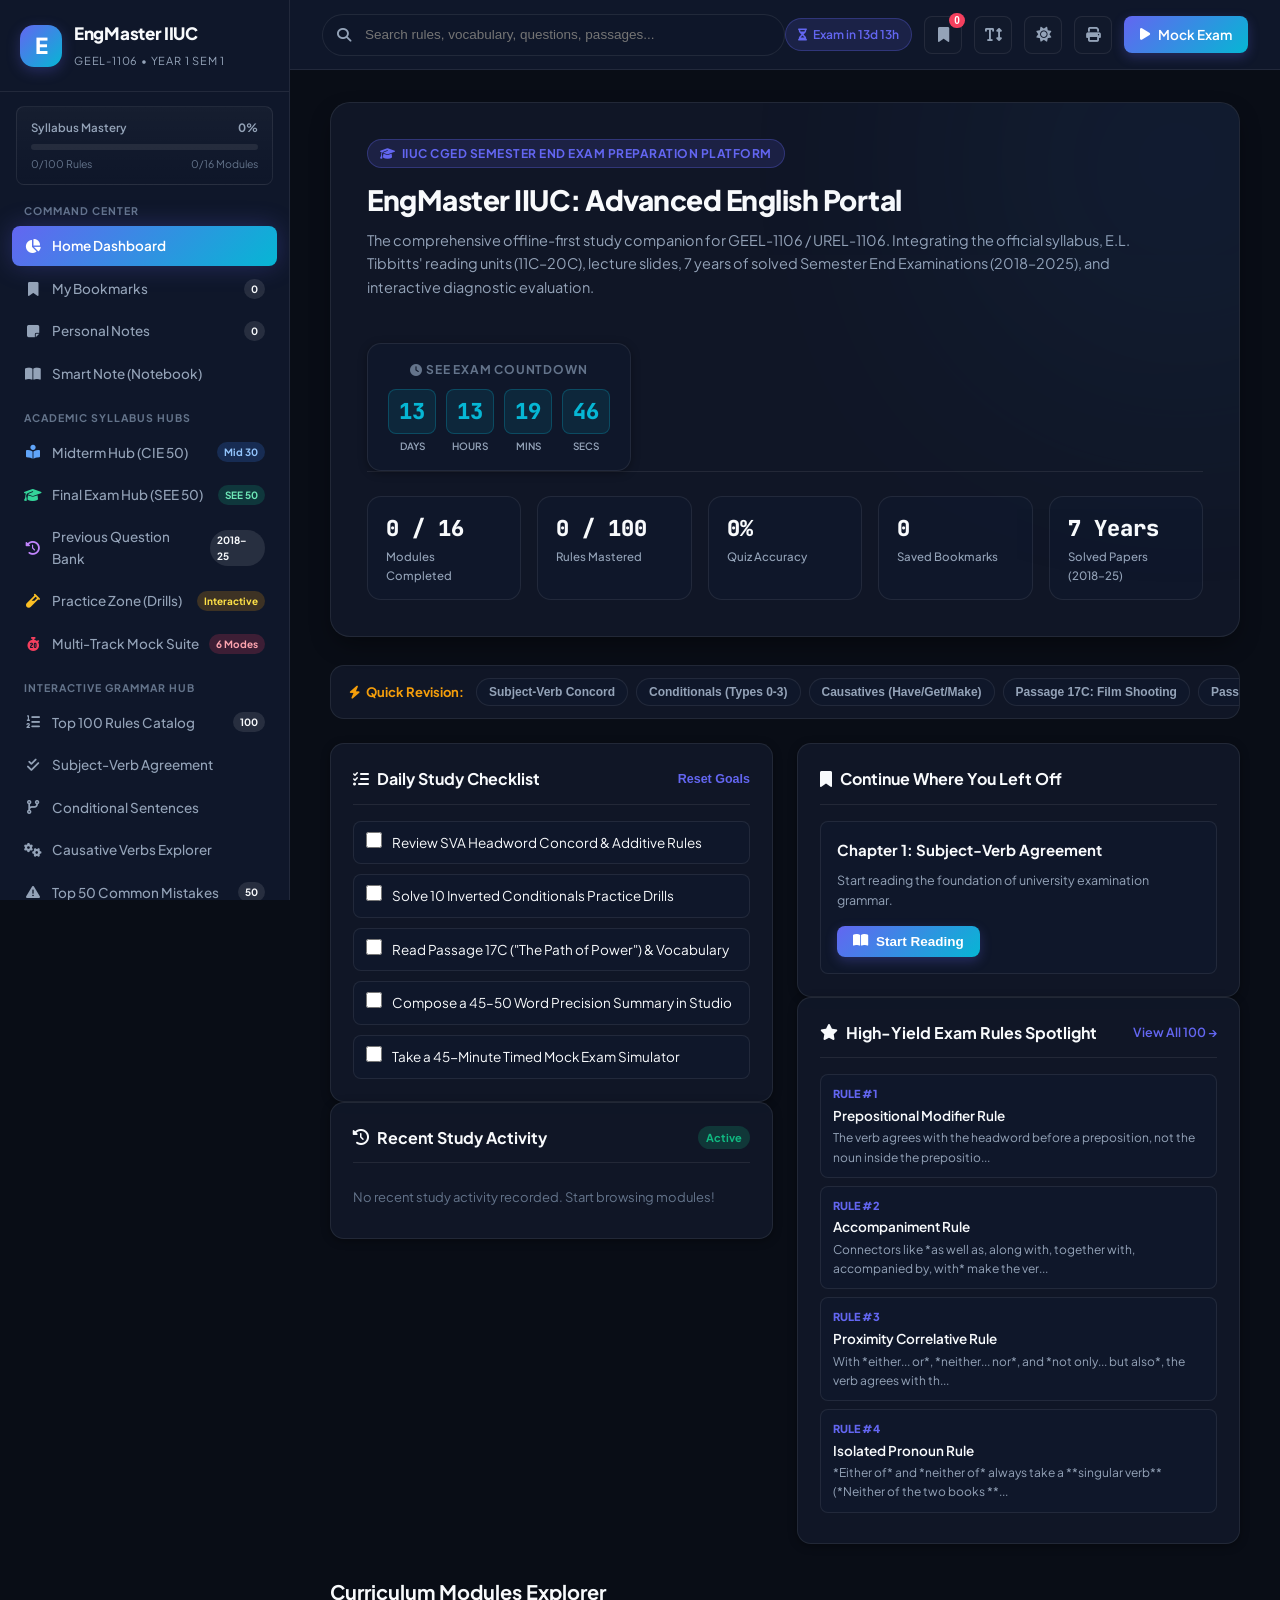
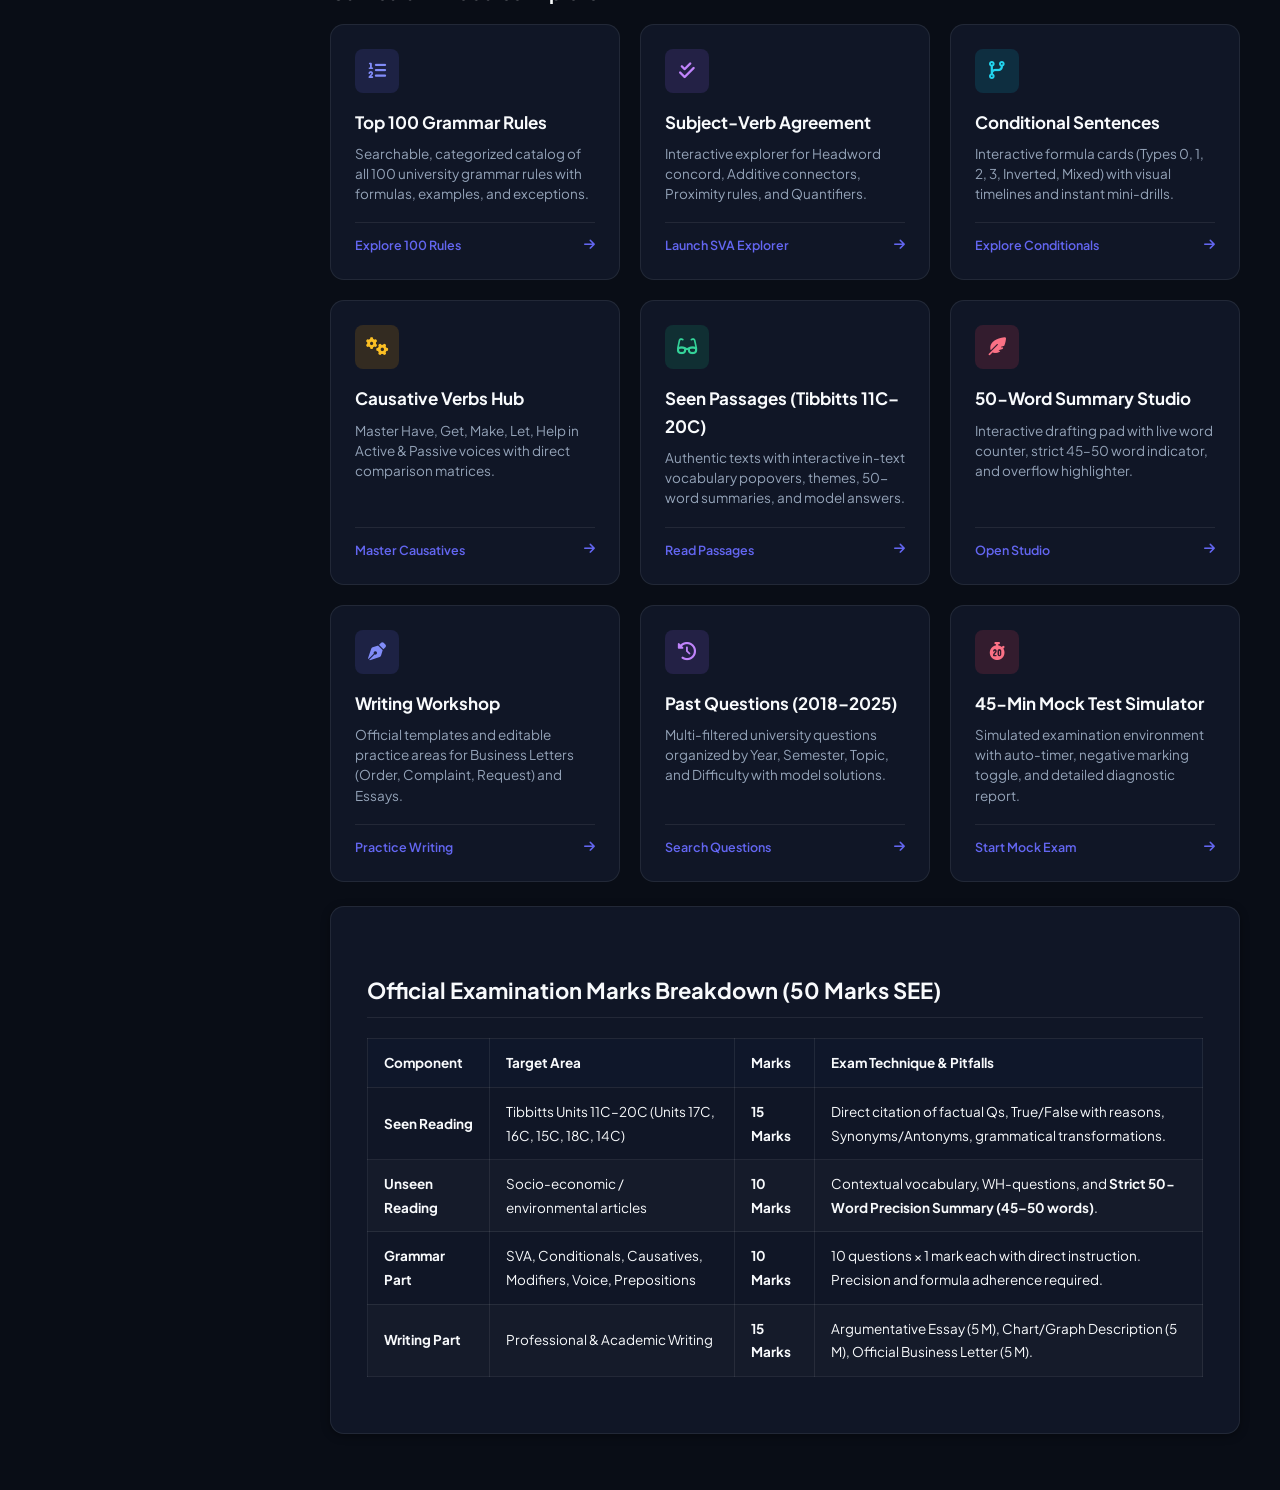
<file: website/index.html>
<!DOCTYPE html>
<html lang="en" data-theme="dark">
<head>
  <meta charset="UTF-8">
  <meta name="viewport" content="width=device-width, initial-scale=1.0">
  <title>EngMaster IIUC — GEEL-1106 / UREL-1106 Advanced English Master Platform</title>
  <meta name="description" content="Definitive offline-first interactive study platform for GEEL-1106 / UREL-1106 Advanced English at International Islamic University Chittagong. Complete with 100 Grammar Rules, Tibbitts Reading Units 11C-20C, 2018-2025 Solved Exam Questions, 45-Min Mock Test Simulator, Writing Workshop, and 50-Word Summary Studio.">
  <meta name="author" content="Center for General Education (CGED) & EngMaster IIUC">
  
  <!-- Google Fonts & Font Awesome Icons -->
  <link rel="preconnect" href="https://fonts.googleapis.com">
  <link rel="preconnect" href="https://fonts.gstatic.com" crossorigin>
  <link href="https://fonts.googleapis.com/css2?family=JetBrains+Mono:wght@400;500;600;700&family=Plus+Jakarta+Sans:wght@400;500;600;700;800&display=swap" rel="stylesheet">
  <link rel="stylesheet" href="https://cdnjs.cloudflare.com/ajax/libs/font-awesome/6.4.0/css/all.min.css">
  
  <!-- Application Stylesheet -->
  <link rel="stylesheet" href="style.css">
</head>
<body>

  <!-- Top Reading Progress Indicator -->
  <div id="reading-progress" aria-hidden="true"></div>

  <!-- Toast Notification Container -->
  <div id="toast-container" class="toast-container" aria-live="polite"></div>

  <!-- Interactive Vocabulary & Rule Popover Modal -->
  <div id="popover-modal" class="modal-backdrop" role="dialog" aria-modal="true" aria-hidden="true">
    <div class="modal-card">
      <div class="modal-header">
        <h3 id="popover-title">Word Information</h3>
        <button class="modal-close" id="popover-close" aria-label="Close dialog">&times;</button>
      </div>
      <div class="modal-body" id="popover-content">
        <!-- Injected via JavaScript -->
      </div>
    </div>
  </div>

  <!-- Sidebar Overlay Backdrop for Mobile -->
  <div id="sidebar-overlay" class="sidebar-overlay" aria-hidden="true"></div>

  <!-- Sidebar Navigation -->
  <aside id="sidebar" role="navigation" aria-label="Main Navigation">
    <div class="sidebar-brand">
      <div class="brand-icon">E</div>
      <div class="brand-text">
        <h1>EngMaster IIUC</h1>
        <span>GEEL-1106 • Year 1 Sem 1</span>
      </div>
      <button id="sidebar-close" class="sidebar-close-btn" aria-label="Close navigation sidebar">
        <i class="fas fa-times"></i>
      </button>
    </div>

    <!-- Live Study Progress Pill -->
    <div class="sidebar-progress-card">
      <div class="progress-title">
        <span>Syllabus Mastery</span>
        <strong id="sidebar-progress-percent">0%</strong>
      </div>
      <div class="progress-track">
        <div class="progress-bar" id="sidebar-progress-fill" style="width: 0%;"></div>
      </div>
      <div class="progress-meta">
        <span id="sidebar-rules-mastered">0/100 Rules</span>
        <span id="sidebar-completed-modules">0/16 Modules</span>
      </div>
    </div>

    <!-- Navigation Section: Command Center -->
    <div class="nav-section">
      <div class="nav-section-title">Command Center</div>
      <ul class="nav-links">
        <li><a class="nav-item active" data-view-target="view-dashboard"><i class="fas fa-chart-pie"></i><span>Home Dashboard</span></a></li>
        <li><a class="nav-item" data-view-target="view-bookmarks"><i class="fas fa-bookmark"></i><span>My Bookmarks</span><span class="nav-badge" id="nav-badge-bookmarks">0</span></a></li>
        <li><a class="nav-item" data-view-target="view-notes"><i class="fas fa-sticky-note"></i><span>Personal Notes</span><span class="nav-badge" id="nav-badge-notes">0</span></a></li>
        <li><a class="nav-item" data-view-target="view-smart-notes"><i class="fas fa-book-open"></i><span>Smart Note (Notebook)</span></a></li>
      </ul>
    </div>

    <!-- Navigation Section: Academic Syllabus Hubs -->
    <div class="nav-section">
      <div class="nav-section-title">Academic Syllabus Hubs</div>
      <ul class="nav-links">
        <li><a class="nav-item" data-view-target="view-midterm"><i class="fas fa-book-reader" style="color: #60a5fa;"></i><span>Midterm Hub (CIE 50)</span><span class="nav-badge" style="background: rgba(59, 130, 246, 0.2); color: #93c5fd;">Mid 30</span></a></li>
        <li><a class="nav-item" data-view-target="view-final-exam"><i class="fas fa-graduation-cap" style="color: #34d399;"></i><span>Final Exam Hub (SEE 50)</span><span class="nav-badge" style="background: rgba(16, 185, 129, 0.2); color: #6ee7b7;">SEE 50</span></a></li>
        <li><a class="nav-item" data-view-target="view-prev-questions"><i class="fas fa-history" style="color: #c084fc;"></i><span>Previous Question Bank</span><span class="nav-badge">2018–25</span></a></li>
        <li><a class="nav-item" data-view-target="view-practice-zone"><i class="fas fa-vial" style="color: #fbbf24;"></i><span>Practice Zone (Drills)</span><span class="nav-badge" style="background: rgba(245, 158, 11, 0.2); color: #fde047;">Interactive</span></a></li>
        <li><a class="nav-item" data-view-target="view-mock-test"><i class="fas fa-stopwatch-20" style="color: #f43f5e;"></i><span>Multi-Track Mock Suite</span><span class="nav-badge" style="background: rgba(244, 63, 94, 0.2); color: #fda4af;">6 Modes</span></a></li>
      </ul>
    </div>

    <!-- Navigation Section: Core Grammar Explorers -->
    <div class="nav-section">
      <div class="nav-section-title">Interactive Grammar Hub</div>
      <ul class="nav-links">
        <li><a class="nav-item" data-view-target="view-rules"><i class="fas fa-list-ol"></i><span>Top 100 Rules Catalog</span><span class="nav-badge">100</span></a></li>
        <li><a class="nav-item" data-view-target="view-sva"><i class="fas fa-check-double"></i><span>Subject-Verb Agreement</span></a></li>
        <li><a class="nav-item" data-view-target="view-conditionals"><i class="fas fa-code-branch"></i><span>Conditional Sentences</span></a></li>
        <li><a class="nav-item" data-view-target="view-causatives"><i class="fas fa-cogs"></i><span>Causative Verbs Explorer</span></a></li>
        <li><a class="nav-item" data-view-target="view-mistakes"><i class="fas fa-exclamation-triangle"></i><span>Top 50 Common Mistakes</span><span class="nav-badge">50</span></a></li>
      </ul>
    </div>

    <!-- Navigation Section: Reading & Vocabulary -->
    <div class="nav-section">
      <div class="nav-section-title">Reading & Vocabulary</div>
      <ul class="nav-links">
        <li><a class="nav-item" data-view-target="view-seen-passages"><i class="fas fa-glasses"></i><span>Seen Passages (Tibbitts)</span><span class="nav-badge">11C–20C</span></a></li>
        <li><a class="nav-item" data-view-target="view-vocab"><i class="fas fa-spell-check"></i><span>Top 50 Academic Vocab</span><span class="nav-badge">50 Terms</span></a></li>
        <li><a class="nav-item" data-view-target="view-summary-studio"><i class="fas fa-feather-alt"></i><span>50-Word Summary Studio</span><span class="nav-badge">Live Counter</span></a></li>
      </ul>
    </div>

    <!-- Navigation Section: Writing & Exam Practice -->
    <div class="nav-section">
      <div class="nav-section-title">Writing & Exam Practice</div>
      <ul class="nav-links">
        <li><a class="nav-item" data-view-target="view-writing-workshop"><i class="fas fa-pen-nib"></i><span>Writing Workshop (Letters & Essays)</span></a></li>
        <li><a class="nav-item" data-view-target="view-prev-questions"><i class="fas fa-history"></i><span>Past Questions (2018–2025)</span><span class="nav-badge">Solved</span></a></li>
        <li><a class="nav-item" data-view-target="view-quiz"><i class="fas fa-question-circle"></i><span>MCQ Quiz Simulator</span><span class="nav-badge">50 Qs</span></a></li>
        <li><a class="nav-item" data-view-target="view-mock-test"><i class="fas fa-stopwatch-20"></i><span>45-Min Mock Test</span><span class="nav-badge" style="background: var(--accent-rose);">Timer</span></a></li>
        <li><a class="nav-item" data-view-target="view-suggestions"><i class="fas fa-lightbulb"></i><span>Exam Suggestions & Trends</span></a></li>
        <li><a class="nav-item" data-view-target="view-cram-booster"><i class="fas fa-bolt"></i><span>Last-Night Cram Booster</span></a></li>
      </ul>
    </div>

    <!-- Navigation Section: Textbook Modules -->
    <div class="nav-section">
      <div class="nav-section-title">Complete Textbook Modules</div>
      <ul class="nav-links" id="nav-all-chapters">
        <!-- Injected dynamically via app.js -->
      </ul>
    </div>

    <!-- Navigation Section: System & Settings -->
    <div class="nav-section">
      <div class="nav-section-title">System & Settings</div>
      <ul class="nav-links">
        <li><a class="nav-item" data-view-target="view-settings"><i class="fas fa-sliders-h"></i><span>Settings & Data</span></a></li>
        <li><a class="nav-item" data-view-target="view-about"><i class="fas fa-university"></i><span>About Curriculum</span></a></li>
      </ul>
    </div>
  </aside>

  <!-- Main Application Wrapper -->
  <div id="main-wrapper">
    
    <!-- Top Header -->
    <header id="top-header" role="banner">
      <div class="header-left">
        <button id="mobile-toggle" aria-label="Toggle Navigation Sidebar"><i class="fas fa-bars"></i></button>
        <div class="search-box">
          <i class="fas fa-search search-icon" aria-hidden="true"></i>
          <input type="text" id="global-search-input" placeholder="Search rules, vocabulary, questions, passages..." autocomplete="off" aria-label="Global Search">
          <div id="search-results-dropdown" class="search-results-dropdown" aria-live="polite"></div>
        </div>
      </div>

      <div class="header-actions">
        <!-- Exam Countdown Timer Badge -->
        <div class="header-pill header-countdown" id="header-countdown-pill" title="Countdown to Semester End Examination">
          <i class="fas fa-hourglass-half"></i>
          <span id="header-countdown-text">Exam: Calc...</span>
        </div>

        <!-- Bookmarks Quick Access -->
        <button class="btn-icon" data-view-target="view-bookmarks" title="View Saved Bookmarks" aria-label="My Bookmarks">
          <i class="fas fa-bookmark"></i>
          <span class="icon-badge" id="header-bookmark-badge">0</span>
        </button>

        <!-- Font Size Adjuster -->
        <button class="btn-icon hide-mobile-sm" id="btn-font-size" title="Toggle Font Size (Standard / Large / Extra Large)" aria-label="Adjust font size">
          <i class="fas fa-text-height"></i>
        </button>

        <!-- Theme Toggle -->
        <button class="btn-icon" id="theme-toggle" title="Switch Light/Dark Theme" aria-label="Toggle Theme">
          <i class="fas fa-sun"></i>
        </button>

        <!-- Print Cheat Sheet -->
        <button class="btn-icon hide-mobile" onclick="window.print()" title="Print Current View or Smart Notes" aria-label="Print Document">
          <i class="fas fa-print"></i>
        </button>

        <!-- Start Quick Quiz CTA -->
        <a class="btn-primary" data-view-target="view-mock-test" role="button">
          <i class="fas fa-play"></i>
          <span class="btn-label-responsive">Mock Exam</span>
        </a>
      </div>
    </header>

    <!-- Content Area Container -->
    <main id="content-area" role="main">

      <!-- ====================================================================
           VIEW 1: HOME DASHBOARD
           ==================================================================== -->
      <section id="view-dashboard" class="view-section active">
        <!-- Hero Card -->
        <div class="hero-card">
          <div style="display: flex; justify-content: space-between; align-items: flex-start; flex-wrap: wrap; gap: 16px;">
            <div>
              <span class="hero-tag"><i class="fas fa-graduation-cap"></i> IIUC CGED Semester End Exam Preparation Platform</span>
              <h2 class="hero-title">EngMaster IIUC: Advanced English Portal</h2>
              <p class="hero-desc">
                The comprehensive offline-first study companion for GEEL-1106 / UREL-1106. Integrating the official syllabus, E.L. Tibbitts' reading units (11C–20C), lecture slides, 7 years of solved Semester End Examinations (2018–2025), and interactive diagnostic evaluation.
              </p>
            </div>
            <div class="exam-countdown-widget">
              <div class="countdown-label"><i class="fas fa-clock"></i> SEE Exam Countdown</div>
              <div class="countdown-clock" id="dashboard-countdown-clock">
                <div class="clock-unit"><span id="cd-days">00</span><small>Days</small></div>
                <div class="clock-unit"><span id="cd-hours">00</span><small>Hours</small></div>
                <div class="clock-unit"><span id="cd-mins">00</span><small>Mins</small></div>
                <div class="clock-unit"><span id="cd-secs">00</span><small>Secs</small></div>
              </div>
            </div>
          </div>

          <!-- Hero Metrics Bar -->
          <div class="hero-stats">
            <div class="stat-box">
              <div class="stat-val" id="stat-completed-modules">0 / 16</div>
              <div class="stat-label">Modules Completed</div>
            </div>
            <div class="stat-box">
              <div class="stat-val" id="stat-rules-mastered">0 / 100</div>
              <div class="stat-label">Rules Mastered</div>
            </div>
            <div class="stat-box">
              <div class="stat-val" id="stat-quiz-accuracy">0%</div>
              <div class="stat-label">Quiz Accuracy</div>
            </div>
            <div class="stat-box">
              <div class="stat-val" id="stat-bookmarks-count">0</div>
              <div class="stat-label">Saved Bookmarks</div>
            </div>
            <div class="stat-box">
              <div class="stat-val">7 Years</div>
              <div class="stat-label">Solved Papers (2018–25)</div>
            </div>
          </div>
        </div>

        <!-- Quick Revision Pills Bar -->
        <div class="quick-revision-bar">
          <span class="quick-rev-title"><i class="fas fa-bolt"></i> Quick Revision:</span>
          <div class="quick-pills">
            <button class="pill-btn" data-view-target="view-sva">Subject-Verb Concord</button>
            <button class="pill-btn" data-view-target="view-conditionals">Conditionals (Types 0-3)</button>
            <button class="pill-btn" data-view-target="view-causatives">Causatives (Have/Get/Make)</button>
            <button class="pill-btn" onclick="openSeenPassage('passage-17c')">Passage 17C: Film Shooting</button>
            <button class="pill-btn" onclick="openSeenPassage('passage-16c')">Passage 16C: Rochdale Co-op</button>
            <button class="pill-btn" data-view-target="view-summary-studio">50-Word Summary</button>
            <button class="pill-btn" data-view-target="view-writing-workshop">Letter Templates</button>
            <button class="pill-btn" data-view-target="view-suggestions">Top High-Yield Topics</button>
          </div>
        </div>

        <!-- Two-Column Study Dashboard Grid -->
        <div class="dashboard-grid">
          <!-- Left Column: Daily Study Goal & Recent Activity -->
          <div class="dashboard-col">
            <div class="dashboard-panel">
              <div class="panel-header">
                <h3><i class="fas fa-tasks"></i> Daily Study Checklist</h3>
                <button class="btn-text-sm" id="btn-reset-daily-goals">Reset Goals</button>
              </div>
              <ul class="checklist-items" id="dashboard-daily-goals">
                <!-- Injected via JavaScript -->
              </ul>
            </div>

            <div class="dashboard-panel">
              <div class="panel-header">
                <h3><i class="fas fa-history"></i> Recent Study Activity</h3>
                <span class="panel-badge" id="activity-count-badge">Active</span>
              </div>
              <div id="recent-activity-list" class="recent-activity-list">
                <!-- Injected via JavaScript -->
              </div>
            </div>
          </div>

          <!-- Right Column: Continue Reading & Top Rules Showcase -->
          <div class="dashboard-col">
            <div class="dashboard-panel">
              <div class="panel-header">
                <h3><i class="fas fa-bookmark"></i> Continue Where You Left Off</h3>
              </div>
              <div id="continue-reading-card" class="continue-reading-box">
                <!-- Injected via JavaScript -->
              </div>
            </div>

            <div class="dashboard-panel">
              <div class="panel-header">
                <h3><i class="fas fa-star"></i> High-Yield Exam Rules Spotlight</h3>
                <a class="btn-text-sm" data-view-target="view-rules">View All 100 &rarr;</a>
              </div>
              <div id="top-rules-spotlight" class="rules-spotlight-list">
                <!-- Injected via JavaScript -->
              </div>
            </div>
          </div>
        </div>

        <!-- Interactive Core Modules Features Grid -->
        <h3 style="margin: 32px 0 16px; font-size: 20px; font-weight: 700;">Curriculum Modules Explorer</h3>
        <div class="grid-cards">
          
          <div class="card-feature" data-view-target="view-rules">
            <div class="card-icon icon-blue"><i class="fas fa-list-ol"></i></div>
            <h4 class="card-title">Top 100 Grammar Rules</h4>
            <p class="card-desc">Searchable, categorized catalog of all 100 university grammar rules with formulas, examples, and exceptions.</p>
            <div class="card-footer"><span>Explore 100 Rules</span> <i class="fas fa-arrow-right"></i></div>
          </div>

          <div class="card-feature" data-view-target="view-sva">
            <div class="card-icon icon-purple"><i class="fas fa-check-double"></i></div>
            <h4 class="card-title">Subject-Verb Agreement</h4>
            <p class="card-desc">Interactive explorer for Headword concord, Additive connectors, Proximity rules, and Quantifiers.</p>
            <div class="card-footer"><span>Launch SVA Explorer</span> <i class="fas fa-arrow-right"></i></div>
          </div>

          <div class="card-feature" data-view-target="view-conditionals">
            <div class="card-icon icon-cyan"><i class="fas fa-code-branch"></i></div>
            <h4 class="card-title">Conditional Sentences</h4>
            <p class="card-desc">Interactive formula cards (Types 0, 1, 2, 3, Inverted, Mixed) with visual timelines and instant mini-drills.</p>
            <div class="card-footer"><span>Explore Conditionals</span> <i class="fas fa-arrow-right"></i></div>
          </div>

          <div class="card-feature" data-view-target="view-causatives">
            <div class="card-icon icon-amber"><i class="fas fa-cogs"></i></div>
            <h4 class="card-title">Causative Verbs Hub</h4>
            <p class="card-desc">Master Have, Get, Make, Let, Help in Active & Passive voices with direct comparison matrices.</p>
            <div class="card-footer"><span>Master Causatives</span> <i class="fas fa-arrow-right"></i></div>
          </div>

          <div class="card-feature" data-view-target="view-seen-passages">
            <div class="card-icon icon-emerald"><i class="fas fa-glasses"></i></div>
            <h4 class="card-title">Seen Passages (Tibbitts 11C–20C)</h4>
            <p class="card-desc">Authentic texts with interactive in-text vocabulary popovers, themes, 50-word summaries, and model answers.</p>
            <div class="card-footer"><span>Read Passages</span> <i class="fas fa-arrow-right"></i></div>
          </div>

          <div class="card-feature" data-view-target="view-summary-studio">
            <div class="card-icon icon-rose"><i class="fas fa-feather-alt"></i></div>
            <h4 class="card-title">50-Word Summary Studio</h4>
            <p class="card-desc">Interactive drafting pad with live word counter, strict 45–50 word indicator, and overflow highlighter.</p>
            <div class="card-footer"><span>Open Studio</span> <i class="fas fa-arrow-right"></i></div>
          </div>

          <div class="card-feature" data-view-target="view-writing-workshop">
            <div class="card-icon icon-blue"><i class="fas fa-pen-nib"></i></div>
            <h4 class="card-title">Writing Workshop</h4>
            <p class="card-desc">Official templates and editable practice areas for Business Letters (Order, Complaint, Request) and Essays.</p>
            <div class="card-footer"><span>Practice Writing</span> <i class="fas fa-arrow-right"></i></div>
          </div>

          <div class="card-feature" data-view-target="view-prev-questions">
            <div class="card-icon icon-purple"><i class="fas fa-history"></i></div>
            <h4 class="card-title">Past Questions (2018–2025)</h4>
            <p class="card-desc">Multi-filtered university questions organized by Year, Semester, Topic, and Difficulty with model solutions.</p>
            <div class="card-footer"><span>Search Questions</span> <i class="fas fa-arrow-right"></i></div>
          </div>

          <div class="card-feature" data-view-target="view-mock-test">
            <div class="card-icon icon-rose"><i class="fas fa-stopwatch-20"></i></div>
            <h4 class="card-title">45-Min Mock Test Simulator</h4>
            <p class="card-desc">Simulated examination environment with auto-timer, negative marking toggle, and detailed diagnostic report.</p>
            <div class="card-footer"><span>Start Mock Exam</span> <i class="fas fa-arrow-right"></i></div>
          </div>

        </div>

        <!-- Official Marks Breakdown Card -->
        <div class="reader-article" style="margin-top: 24px;">
          <h2>Official Examination Marks Breakdown (50 Marks SEE)</h2>
          <table>
            <thead>
              <tr>
                <th>Component</th>
                <th>Target Area</th>
                <th>Marks</th>
                <th>Exam Technique & Pitfalls</th>
              </tr>
            </thead>
            <tbody>
              <tr>
                <td><strong>Seen Reading</strong></td>
                <td>Tibbitts Units 11C–20C (Units 17C, 16C, 15C, 18C, 14C)</td>
                <td><strong>15 Marks</strong></td>
                <td>Direct citation of factual Qs, True/False with reasons, Synonyms/Antonyms, grammatical transformations.</td>
              </tr>
              <tr>
                <td><strong>Unseen Reading</strong></td>
                <td>Socio-economic / environmental articles</td>
                <td><strong>10 Marks</strong></td>
                <td>Contextual vocabulary, WH-questions, and <strong>Strict 50-Word Precision Summary (45–50 words)</strong>.</td>
              </tr>
              <tr>
                <td><strong>Grammar Part</strong></td>
                <td>SVA, Conditionals, Causatives, Modifiers, Voice, Prepositions</td>
                <td><strong>10 Marks</strong></td>
                <td>10 questions × 1 mark each with direct instruction. Precision and formula adherence required.</td>
              </tr>
              <tr>
                <td><strong>Writing Part</strong></td>
                <td>Professional & Academic Writing</td>
                <td><strong>15 Marks</strong></td>
                <td>Argumentative Essay (5 M), Chart/Graph Description (5 M), Official Business Letter (5 M).</td>
              </tr>
            </tbody>
          </table>
        </div>
      </section>

    <!-- ====================================================================
         VIEW: MIDTERM HUB (CIE 50 MARKS / MIDTERM 30 MARKS)
         ==================================================================== -->
    <section class="view-section" id="view-midterm">
      <div class="hero-banner">
        <div class="hero-tag" style="background: rgba(59, 130, 246, 0.2); color: #60a5fa;"><i class="fas fa-university"></i> Continuous Internal Evaluation (CIE) — 50 Marks</div>
        <h1 class="hero-title">Midterm Examination Academic Hub</h1>
        <p class="hero-subtitle">Comprehensive coverage of Prescribed Reading (Tibbitts 1C–10C, A.J. Glover, The Pilgrim's Progress, The Old Man and the Sea), Reading Skills, Sentence Construction, and Writing.</p>
        
        <div class="hero-stats">
          <div class="stat-box">
            <div class="stat-val" style="color: var(--primary);">30 Marks</div>
            <div class="stat-label">Written Midterm Exam</div>
          </div>
          <div class="stat-box">
            <div class="stat-val" style="color: var(--accent-cyan);">10 Marks</div>
            <div class="stat-label">Reading (Seen 1C–10C)</div>
          </div>
          <div class="stat-box">
            <div class="stat-val" style="color: var(--accent-emerald);">10 Marks</div>
            <div class="stat-label">Sentence Construction</div>
          </div>
          <div class="stat-box">
            <div class="stat-val" style="color: var(--accent-amber);">10 Marks</div>
            <div class="stat-label">Composition & Viva</div>
          </div>
        </div>
      </div>

      <!-- Midterm Section Navigation Tabs -->
      <div class="passage-tabs" id="midterm-section-tabs" style="margin-bottom: 24px;">
        <button class="passage-tab-btn active" data-mid-tab="prescribed"><i class="fas fa-book-reader"></i> Section 1: Prescribed Reading</button>
        <button class="passage-tab-btn" data-mid-tab="reading-skills"><i class="fas fa-glasses"></i> Section 2: Reading Skills & Strategies</button>
        <button class="passage-tab-btn" data-mid-tab="writing-comm"><i class="fas fa-pen-nib"></i> Section 3: Writing & Communication</button>
      </div>

      <!-- Tab 1: Prescribed Reading Content -->
      <div id="midterm-tab-prescribed" class="midterm-tab-content">
        <div id="midterm-prescribed-container">
          <!-- Injected dynamically via app.js -->
        </div>
      </div>

      <!-- Tab 2: Reading Skills Content -->
      <div id="midterm-tab-reading-skills" class="midterm-tab-content" style="display: none;">
        <div id="midterm-reading-skills-container" class="rules-container">
          <!-- Injected dynamically via app.js -->
        </div>
      </div>

      <!-- Tab 3: Writing & Communication Content -->
      <div id="midterm-tab-writing-comm" class="midterm-tab-content" style="display: none;">
        <div id="midterm-writing-comm-container">
          <!-- Injected dynamically via app.js -->
        </div>
      </div>
    </section>


    <!-- ====================================================================
         VIEW: FINAL EXAM HUB (SEE 50 MARKS)
         ==================================================================== -->
    <section class="view-section" id="view-final-exam">
      <div class="hero-banner">
        <div class="hero-tag" style="background: rgba(16, 185, 129, 0.2); color: #34d399;"><i class="fas fa-graduation-cap"></i> Semester End Examination (SEE) — 50 Marks</div>
        <h1 class="hero-title">Final Examination Academic Master Hub</h1>
        <p class="hero-subtitle">Complete syllabus mastery: Tibbitts Units 11C–20C, Unseen Analysis, 7 Core Grammar Chapters, Professional Composition, and Exam Vocab.</p>
        
        <div class="hero-stats">
          <div class="stat-box">
            <div class="stat-val" style="color: var(--accent-emerald);">25 Marks</div>
            <div class="stat-label">Part A: Reading (Seen 15 + Unseen 10)</div>
          </div>
          <div class="stat-box">
            <div class="stat-val" style="color: var(--primary);">10 Marks</div>
            <div class="stat-label">Part B: Advanced Grammar</div>
          </div>
          <div class="stat-box">
            <div class="stat-val" style="color: var(--accent-purple);">15 Marks</div>
            <div class="stat-label">Part C: Professional Writing</div>
          </div>
          <div class="stat-box">
            <div class="stat-val" style="color: var(--accent-amber);">2.5 Hours</div>
            <div class="stat-label">Exam Duration (150 Mins)</div>
          </div>
        </div>
      </div>

      <!-- Final Exam Section Navigation Tabs -->
      <div class="passage-tabs" id="final-section-tabs" style="margin-bottom: 24px;">
        <button class="passage-tab-btn active" data-fin-tab="prescribed"><i class="fas fa-book"></i> Section 1: Prescribed Reading</button>
        <button class="passage-tab-btn" data-fin-tab="unseen"><i class="fas fa-newspaper"></i> Section 2: Reading & Comprehension</button>
        <button class="passage-tab-btn" data-fin-tab="grammar"><i class="fas fa-spell-check"></i> Section 3: 7 Grammar Chapters</button>
        <button class="passage-tab-btn" data-fin-tab="composition"><i class="fas fa-chart-bar"></i> Section 4: Composition & Graphs</button>
        <button class="passage-tab-btn" data-fin-tab="speaking"><i class="fas fa-comments"></i> Section 5: Academic Speaking</button>
        <button class="passage-tab-btn" data-fin-tab="vocab"><i class="fas fa-layer-group"></i> Section 6: Vocabulary Masterlists</button>
      </div>

      <!-- Tab 1: Prescribed Reading -->
      <div id="final-tab-prescribed" class="final-tab-content">
        <div id="final-prescribed-container">
          <!-- Injected via app.js -->
        </div>
      </div>

      <!-- Tab 2: Reading Sources & Unseen -->
      <div id="final-tab-unseen" class="final-tab-content" style="display: none;">
        <div id="final-unseen-container">
          <!-- Injected via app.js -->
        </div>
      </div>

      <!-- Tab 3: Grammar Chapters -->
      <div id="final-tab-grammar" class="final-tab-content" style="display: none;">
        <div id="final-grammar-container">
          <!-- Injected via app.js -->
        </div>
      </div>

      <!-- Tab 4: Composition -->
      <div id="final-tab-composition" class="final-tab-content" style="display: none;">
        <div id="final-composition-container">
          <!-- Injected via app.js -->
        </div>
      </div>

      <!-- Tab 5: Speaking -->
      <div id="final-tab-speaking" class="final-tab-content" style="display: none;">
        <div id="final-speaking-container">
          <!-- Injected via app.js -->
        </div>
      </div>

      <!-- Tab 6: Vocabulary -->
      <div id="final-tab-vocab" class="final-tab-content" style="display: none;">
        <div id="final-vocab-container">
          <!-- Injected via app.js -->
        </div>
      </div>
    </section>


    <!-- ====================================================================
         VIEW: PRACTICE ZONE
         ==================================================================== -->
    <section class="view-section" id="view-practice-zone">
      <div class="hero-banner">
        <div class="hero-tag" style="background: rgba(245, 158, 11, 0.2); color: #fbbf24;"><i class="fas fa-vial"></i> Interactive Self-Assessment Arena</div>
        <h1 class="hero-title">Practice Zone & Interactive Drills</h1>
        <p class="hero-subtitle">Master every examination skill through 9 targeted, self-checking drill modes: MCQs, CQs, Grammar, Reading, Writing, Sentence Correction, Fill in the Blanks, Error Identification, and Mixed Practice with instant explanations and scoring.</p>
      </div>

      <div class="passage-tabs" id="practice-zone-tabs" style="margin-bottom: 24px; flex-wrap: wrap;">
        <button class="passage-tab-btn active" data-pz-tab="correction"><i class="fas fa-wrench"></i> Sentence Correction</button>
        <button class="passage-tab-btn" data-pz-tab="blanks"><i class="fas fa-edit"></i> Fill in the Blanks</button>
        <button class="passage-tab-btn" data-pz-tab="errors"><i class="fas fa-bug"></i> Error Identification</button>
        <button class="passage-tab-btn" data-pz-tab="mcq"><i class="fas fa-check-circle"></i> MCQ Practice</button>
        <button class="passage-tab-btn" data-pz-tab="cq"><i class="fas fa-file-alt"></i> CQ Analytical Practice</button>
        <button class="passage-tab-btn" data-pz-tab="grammar"><i class="fas fa-spell-check"></i> Grammar Drills</button>
        <button class="passage-tab-btn" data-pz-tab="reading"><i class="fas fa-glasses"></i> Reading Drills</button>
        <button class="passage-tab-btn" data-pz-tab="writing"><i class="fas fa-pen-nib"></i> Writing Drills</button>
        <button class="passage-tab-btn" data-pz-tab="mixed"><i class="fas fa-random"></i> Mixed Practice Arena</button>
      </div>

      <div id="pz-tab-correction" class="pz-tab-content">
        <div id="pz-correction-container" class="mistakes-container">
          <!-- Injected via app.js -->
        </div>
      </div>

      <div id="pz-tab-blanks" class="pz-tab-content" style="display: none;">
        <div id="pz-blanks-container" class="mistakes-container">
          <!-- Injected via app.js -->
        </div>
      </div>

      <div id="pz-tab-errors" class="pz-tab-content" style="display: none;">
        <div id="pz-errors-container" class="mistakes-container">
          <!-- Injected via app.js -->
        </div>
      </div>

      <div id="pz-tab-mcq" class="pz-tab-content" style="display: none;">
        <div id="pz-mcq-container" class="mistakes-container">
          <!-- Injected via app.js -->
        </div>
      </div>

      <div id="pz-tab-cq" class="pz-tab-content" style="display: none;">
        <div id="pz-cq-container">
          <!-- Injected via app.js -->
        </div>
      </div>

      <div id="pz-tab-grammar" class="pz-tab-content" style="display: none;">
        <div id="pz-grammar-container" class="mistakes-container">
          <!-- Injected via app.js -->
        </div>
      </div>

      <div id="pz-tab-reading" class="pz-tab-content" style="display: none;">
        <div id="pz-reading-container">
          <!-- Injected via app.js -->
        </div>
      </div>

      <div id="pz-tab-writing" class="pz-tab-content" style="display: none;">
        <div id="pz-writing-container">
          <!-- Injected via app.js -->
        </div>
      </div>

      <div id="pz-tab-mixed" class="pz-tab-content" style="display: none;">
        <div id="pz-mixed-container" class="mistakes-container">
          <!-- Injected via app.js -->
        </div>
      </div>
    </section>



      <!-- ====================================================================
           VIEW 2: TOP 100 RULES CATALOG
           ==================================================================== -->
      <section id="view-rules" class="view-section">
        <div class="hero-card" style="padding: 28px; margin-bottom: 24px;">
          <div style="display: flex; justify-content: space-between; align-items: flex-start; flex-wrap: wrap; gap: 12px;">
            <div>
              <span class="hero-tag"><i class="fas fa-list-ol"></i> Definitive Grammar Catalog</span>
              <h2>Top 100 Essential Grammar Rules</h2>
              <p style="color: var(--text-muted); font-size: 14px; margin-top: 6px;">
                Complete indexed catalog of university grammar rules tested across 2018–2025 examinations.
              </p>
            </div>
            <div class="catalog-counter-pill">
              <span id="rules-count-display">Showing 100 of 100 Rules</span>
            </div>
          </div>

          <div style="margin-top: 18px; display: flex; gap: 12px; flex-wrap: wrap;">
            <input type="text" id="rules-search-input" placeholder="Search rules (e.g. neither, causative, subjunctive, quantifier)..." style="flex: 1; min-width: 260px; padding: 10px 16px; border-radius: var(--radius-sm); border: 1px solid var(--border-subtle); background: var(--bg-surface); color: var(--text-main); font-size: 14px;">
            <div class="filter-pills" id="rules-category-filters">
              <button class="filter-btn active" data-rule-cat="all">All (100)</button>
              <button class="filter-btn" data-rule-cat="sva">Concord (1-21)</button>
              <button class="filter-btn" data-rule-cat="conditionals">Conditionals (22-33)</button>
              <button class="filter-btn" data-rule-cat="causatives">Causatives (34-42)</button>
              <button class="filter-btn" data-rule-cat="verbs">Verbs & Tenses (43-61)</button>
              <button class="filter-btn" data-rule-cat="modifiers">Non-Finite & Modifiers (62-70)</button>
              <button class="filter-btn" data-rule-cat="prepositions">Prepositions & Errors (71-100)</button>
            </div>
          </div>
        </div>

        <div id="rules-list-container" class="rules-container">
          <!-- Injected via JavaScript -->
        </div>
      </section>

      <!-- ====================================================================
           VIEW 3: SUBJECT-VERB AGREEMENT EXPLORER
           ==================================================================== -->
      <section id="view-sva" class="view-section">
        <div class="hero-card" style="padding: 28px; margin-bottom: 24px;">
          <span class="hero-tag" style="background: rgba(139, 92, 246, 0.2); color: #c084fc;"><i class="fas fa-check-double"></i> 100% Recurrence In All Exams</span>
          <h2>Subject-Verb Agreement (Concord) Master Explorer</h2>
          <p style="color: var(--text-muted); font-size: 14px; margin-top: 6px;">
            The single most tested grammar topic in GEEL-1106. Master the 5 fundamental trap patterns with interactive filters and rule comparisons.
          </p>

          <div class="filter-pills" style="margin-top: 16px;">
            <button class="filter-btn active" data-sva-filter="all">All Concord Rules</button>
            <button class="filter-btn" data-sva-filter="headword">Headword Concord</button>
            <button class="filter-btn" data-sva-filter="additive">Additive Connectors (as well as)</button>
            <button class="filter-btn" data-sva-filter="proximity">Proximity (Neither... nor)</button>
            <button class="filter-btn" data-sva-filter="quantifier">Quantifiers (A number of)</button>
            <button class="filter-btn" data-sva-filter="collective">Collective Nouns & Measures</button>
          </div>
        </div>

        <!-- Rule Comparison Matrix Widget -->
        <div class="reader-article" style="margin-bottom: 24px;">
          <h3><i class="fas fa-balance-scale"></i> Critical Rule Comparison Matrix</h3>
          <table>
            <thead>
              <tr>
                <th>Grammar Pattern</th>
                <th>Governing Subject</th>
                <th>Verb Form</th>
                <th>Exam Exemplar</th>
              </tr>
            </thead>
            <tbody>
              <tr>
                <td><strong>Additive Connectors</strong><br>(<em>as well as, along with, together with, with</em>)</td>
                <td><strong>Subject 1</strong> (First subject)</td>
                <td>Follows S1 strictly</td>
                <td><em>The captain as well as his players <strong>was</strong> awarded.</em></td>
              </tr>
              <tr>
                <td><strong>Correlative Conjunctions</strong><br>(<em>either... or, neither... nor, not only... but also</em>)</td>
                <td><strong>Subject 2</strong> (Nearest subject)</td>
                <td>Follows S2 strictly</td>
                <td><em>Neither the manager nor his assistants <strong>were</strong> present.</em></td>
              </tr>
              <tr>
                <td><strong>Isolated Pronouns</strong><br>(<em>Neither of, Either of, Each of, Everyone</em>)</td>
                <td>Grammatically <strong>Singular</strong></td>
                <td>Always <strong>Singular</strong></td>
                <td><em>Neither of the two solutions <strong>is</strong> viable.</em></td>
              </tr>
              <tr>
                <td><strong>Quantifier: <code>A number of</code></strong></td>
                <td>Indefinite Plural Collection</td>
                <td>Always <strong>Plural</strong></td>
                <td><em>A number of students <strong>have</strong> registered.</em></td>
              </tr>
              <tr>
                <td><strong>Statistic: <code>The number of</code></strong></td>
                <td>Definite Numerical Statistic</td>
                <td>Always <strong>Singular</strong></td>
                <td><em>The number of students <strong>is</strong> seventy-five.</em></td>
              </tr>
              <tr>
                <td><strong>Quantities of Money, Time, Distance</strong></td>
                <td>Single Unified Unit</td>
                <td>Always <strong>Singular</strong></td>
                <td><em>Fifty thousand dollars <strong>was</strong> invested.</em></td>
              </tr>
            </tbody>
          </table>
        </div>

        <div id="sva-rules-container" class="rules-container">
          <!-- Injected via JavaScript -->
        </div>
      </section>

      <!-- ====================================================================
           VIEW 4: CONDITIONAL SENTENCES
           ==================================================================== -->
      <section id="view-conditionals" class="view-section">
        <div class="hero-card" style="padding: 28px; margin-bottom: 24px;">
          <span class="hero-tag" style="background: rgba(6, 182, 212, 0.2); color: #22d3ee;"><i class="fas fa-code-branch"></i> Essential Formula Hub</span>
          <h2>Conditional Sentences Master Studio</h2>
          <p style="color: var(--text-muted); font-size: 14px; margin-top: 6px;">
            Interactive formula cards for Types 0, 1, 2, 3, Inverted, and Mixed conditionals with visual timelines and interactive mini-drills.
          </p>
        </div>

        <div id="conditionals-cards-container" class="conditionals-deck">
          <!-- Injected via JavaScript -->
        </div>
      </section>

      <!-- ====================================================================
           VIEW 5: CAUSATIVE VERBS
           ==================================================================== -->
      <section id="view-causatives" class="view-section">
        <div class="hero-card" style="padding: 28px; margin-bottom: 24px;">
          <span class="hero-tag" style="background: rgba(245, 158, 11, 0.2); color: #fbbf24;"><i class="fas fa-cogs"></i> Active vs. Passive Mechanics</span>
          <h2>Causative Verbs Master Studio</h2>
          <p style="color: var(--text-muted); font-size: 14px; margin-top: 6px;">
            Master HAVE, GET, MAKE, LET, HELP, and FORCE in active and passive constructions with the definitive Bare vs. To-Infinitive matrix.
          </p>
        </div>

        <!-- Comparison Table -->
        <div class="reader-article" style="margin-bottom: 24px;">
          <h3>Causative Quick Comparison Matrix</h3>
          <table>
            <thead>
              <tr>
                <th>Verb</th>
                <th>Active Voice Formula</th>
                <th>Passive Voice Formula</th>
                <th>Nuance & Meaning</th>
              </tr>
            </thead>
            <tbody>
              <tr>
                <td><strong>HAVE</strong></td>
                <td><code>S + have + Person + V1 (bare)</code></td>
                <td><code>S + have + Thing + V3</code></td>
                <td>Delegation, formal assignment, instruction.</td>
              </tr>
              <tr>
                <td><strong>GET</strong></td>
                <td><code>S + get + Person + TO + V1</code></td>
                <td><code>S + get + Thing + V3</code></td>
                <td>Persuasion, convincing, overcoming resistance.</td>
              </tr>
              <tr>
                <td><strong>MAKE</strong></td>
                <td><code>S + make + Person + V1 (bare)</code></td>
                <td><code>S + BE MADE + TO + V1</code> (Trap!)</td>
                <td>Force, compulsion, unavoidable obligation.</td>
              </tr>
              <tr>
                <td><strong>LET</strong></td>
                <td><code>S + let + Person + V1 (bare)</code></td>
                <td><code>S + BE ALLOWED TO + V1</code></td>
                <td>Permission, authorization, non-prevention.</td>
              </tr>
              <tr>
                <td><strong>HELP</strong></td>
                <td><code>S + help + Person + (TO) + V1</code></td>
                <td><code>S + BE HELPED + TO + V1</code></td>
                <td>Assistance (both bare and to-infinitive correct).</td>
              </tr>
            </tbody>
          </table>
        </div>

        <div id="causatives-cards-container" class="causatives-grid">
          <!-- Injected via JavaScript -->
        </div>
      </section>

      <!-- ====================================================================
           VIEW 6: TOP 50 COMMON MISTAKES
           ==================================================================== -->
      <section id="view-mistakes" class="view-section">
        <div class="hero-card" style="padding: 28px; margin-bottom: 24px;">
          <div style="display: flex; justify-content: space-between; align-items: flex-start; flex-wrap: wrap; gap: 12px;">
            <div>
              <span class="hero-tag" style="background: rgba(244, 63, 94, 0.2); color: #fb7185;"><i class="fas fa-times-circle"></i> University Trap Buster</span>
              <h2>Top 50 Common Mistakes & Sentence Corrections</h2>
              <p style="color: var(--text-muted); font-size: 14px; margin-top: 6px;">
                Direct before-and-after corrections of high-frequency university exam errors with full grammatical rationales.
              </p>
            </div>
            <div class="catalog-counter-pill">
              <span id="mistakes-count-display">Showing 50 of 50 Mistakes</span>
            </div>
          </div>

          <div style="margin-top: 16px;">
            <input type="text" id="mistakes-search-input" placeholder="Search mistake corrections (e.g. worth, home, let alone, advise, discuss)..." style="width: 100%; max-width: 680px; padding: 10px 16px; border-radius: var(--radius-sm); border: 1px solid var(--border-subtle); background: var(--bg-surface); color: var(--text-main); font-size: 14px;">
          </div>
        </div>

        <div id="mistakes-list-container" class="mistakes-container">
          <!-- Injected via JavaScript -->
        </div>
      </section>

      <!-- ====================================================================
           VIEW 7: SEEN PASSAGES (TIBBITTS 11C–20C)
           ==================================================================== -->
      <section id="view-seen-passages" class="view-section">
        <div class="hero-card" style="padding: 28px; margin-bottom: 24px;">
          <span class="hero-tag" style="background: rgba(16, 185, 129, 0.2); color: #34d399;"><i class="fas fa-glasses"></i> Section A: 15 Marks Master Unit</span>
          <h2>Tibbitts Prescribed Seen Passages (Units 11C–20C)</h2>
          <p style="color: var(--text-muted); font-size: 14px; margin-top: 6px;">
            Authentic texts from E.L. Tibbitts' <em>Exercises in Reading Comprehension</em>. Click highlighted vocabulary words to view instant definitions, pronunciation, synonyms, and exam usage.
          </p>

          <!-- Passage Selector Tabs -->
          <div class="passage-tabs" id="seen-passage-tabs" style="margin-top: 16px;">
            <!-- Injected via JavaScript -->
          </div>
        </div>

        <div id="seen-passage-content-container">
          <!-- Injected via JavaScript -->
        </div>
      </section>

      <!-- ====================================================================
           VIEW 8: TOP 50 ACADEMIC VOCABULARY
           ==================================================================== -->
      <section id="view-vocab" class="view-section">
        <div class="hero-card" style="padding: 28px; margin-bottom: 24px;">
          <div style="display: flex; justify-content: space-between; align-items: flex-start; flex-wrap: wrap; gap: 12px;">
            <div>
              <span class="hero-tag"><i class="fas fa-spell-check"></i> High-Yield Lexicon</span>
              <h2>Top 50 High-Frequency Academic Vocabulary</h2>
              <p style="color: var(--text-muted); font-size: 14px; margin-top: 6px;">
                Curated academic and seen passage vocabulary. Click the audio button <i class="fas fa-book"></i> to hear offline pronunciation powered by the Web Speech API.
              </p>
            </div>
            <div class="catalog-counter-pill">
              <span id="vocab-count-display">Showing 50 of 50 Words</span>
            </div>
          </div>

          <div style="margin-top: 16px; display: flex; gap: 12px; flex-wrap: wrap;">
            <input type="text" id="vocab-search-input" placeholder="Search vocabulary, synonyms, antonyms (e.g. intelligible, surplus, genuine)..." style="flex: 1; min-width: 260px; padding: 10px 16px; border-radius: var(--radius-sm); border: 1px solid var(--border-subtle); background: var(--bg-surface); color: var(--text-main); font-size: 14px;">
            <button class="filter-btn active" id="btn-vocab-all">All Words</button>
            <button class="filter-btn" id="btn-vocab-bookmarked">Bookmarked Only</button>
          </div>
        </div>

        <div class="vocab-grid" id="vocab-grid-container">
          <!-- Injected via JavaScript -->
        </div>
      </section>

      <!-- ====================================================================
           VIEW 9: 50-WORD SUMMARY STUDIO
           ==================================================================== -->
      <section id="view-summary-studio" class="view-section">
        <div class="summary-studio">
          <span class="hero-tag"><i class="fas fa-feather-alt"></i> Precision Writing Engine</span>
          <h2>50-Word Unseen Summary Studio</h2>
          <p style="color: var(--text-muted); font-size: 14px; margin: 8px 0 20px;">
            Practice distilling complex unseen reading passages into the strict examination constraint of <strong>45 to 50 words</strong>.
          </p>

          <!-- Sample Passage Selector -->
          <div style="margin-bottom: 16px; display: flex; align-items: center; gap: 10px; flex-wrap: wrap;">
            <span style="font-size: 13.5px; font-weight: 600; color: var(--text-muted);">Select Practice Passage:</span>
            <button class="filter-btn active summary-passage-btn" data-passage-idx="0">Autumn 2025: Healthcare Diplomacy</button>
            <button class="filter-btn summary-passage-btn" data-passage-idx="1">Spring 2024: Cyber Hygiene in FinTech</button>
            <button class="filter-btn summary-passage-btn" data-passage-idx="2">Autumn 2023: Renewable Microgrids</button>
          </div>

          <div class="summary-workspace-grid">
            <div class="summary-source-pane">
              <div class="reader-article" style="margin-bottom: 20px; padding: 22px;" id="summary-source-box">
                <!-- Injected via JavaScript -->
              </div>

              <div class="alert-box alert-info">
                <i class="fas fa-lightbulb"></i>
                <div>
                  <strong>Examiner's Golden Rule:</strong> An unseen summary exceeding 50 words or containing verbatim copied sentences loses 2 to 3 marks. Synthesize ideas using subordinating conjunctions (<em>Although, By implementing, Due to</em>).
                </div>
              </div>
            </div>

            <div class="summary-editor-pane">
              <div style="display: flex; justify-content: space-between; align-items: center; margin-bottom: 8px;">
                <label for="summary-input" style="font-size: 14px; font-weight: 700;">Your 50-Word Precision Summary:</label>
                <div style="display: flex; gap: 8px;">
                  <button class="btn-text-sm" id="btn-copy-summary"><i class="fas fa-copy"></i> Copy</button>
                  <button class="btn-text-sm" id="btn-clear-summary"><i class="fas fa-eraser"></i> Clear</button>
                </div>
              </div>

              <textarea id="summary-input" class="summary-textarea" placeholder="Type or paste your summary here... (Formula: 1 Topic Sentence + 2 Evidence Sentences + 1 Concluding Synthesis)"></textarea>
              
              <div class="summary-counter-bar">
                <span class="word-count-tag" id="summary-status-badge">Empty (0 words)</span>
                <span id="summary-word-count" style="font-size: 14px; font-weight: 700; color: var(--primary);">0 / 50 words</span>
              </div>

              <!-- Live Overflow Highlighting Box -->
              <div id="summary-overflow-container" class="summary-overflow-preview" style="display: none;">
                <div style="font-size: 12px; font-weight: 700; color: var(--accent-rose); margin-bottom: 6px;">
                  <i class="fas fa-exclamation-triangle"></i> Words past the 50th word limit (Penalized by Examiners):
                </div>
                <div id="summary-overflow-text" class="overflow-text-display"></div>
              </div>
            </div>
          </div>
        </div>
      </section>

      <!-- ====================================================================
           VIEW 10: WRITING WORKSHOP
           ==================================================================== -->
      <section id="view-writing-workshop" class="view-section">
        <div class="hero-card" style="padding: 28px; margin-bottom: 24px;">
          <span class="hero-tag" style="background: rgba(99, 102, 241, 0.2); color: #818cf8;"><i class="fas fa-pen-nib"></i> Section C: 15 Marks Mastery</span>
          <h2>Professional & Academic Writing Workshop</h2>
          <p style="color: var(--text-muted); font-size: 14px; margin-top: 6px;">
            Official university templates for Business Letters (Order, Complaint, Request), Applications, Paragraphs, and Argumentative Essays with editable drafting pads.
          </p>

          <!-- Template Tabs -->
          <div class="passage-tabs" id="writing-template-tabs" style="margin-top: 16px;">
            <!-- Injected via JavaScript -->
          </div>
        </div>

        <div id="writing-template-display-container">
          <!-- Injected via JavaScript -->
        </div>
      </section>

      <!-- ====================================================================
           VIEW 11: PREVIOUS QUESTIONS EXPLORER (2018–2025)
           ==================================================================== -->
      <section id="view-prev-questions" class="view-section">
        <div class="hero-card" style="padding: 28px; margin-bottom: 24px;">
          <div style="display: flex; justify-content: space-between; align-items: flex-start; flex-wrap: wrap; gap: 12px;">
            <div>
              <span class="hero-tag" style="background: rgba(139, 92, 246, 0.2); color: #c084fc;"><i class="fas fa-history"></i> 7 Years Verified Solutions</span>
              <h2>Previous Examination Questions Explorer (2018–2025)</h2>
              <p style="color: var(--text-muted); font-size: 14px; margin-top: 6px;">
                Filter across 7 years of solved Semester End Examinations by Year, Semester, Topic, and Difficulty.
              </p>
            </div>
            <div class="catalog-counter-pill">
              <span id="pq-counter-display">Showing Solved Questions</span>
            </div>
          </div>

          <!-- Multi-Filter Control Bar -->
          <div class="pq-filters-grid" style="margin-top: 18px;">
            <div>
              <label for="pq-filter-year" class="filter-label">Filter by Year:</label>
              <select id="pq-filter-year" class="select-control">
                <option value="all">All Years (2018–2025)</option>
                <option value="2025">2025</option>
                <option value="2024">2024</option>
                <option value="2023">2023</option>
                <option value="2022">2022</option>
                <option value="2021">2021</option>
                <option value="2020">2020</option>
                <option value="2019">2019</option>
                <option value="2018">2018</option>
              </select>
            </div>

            <div>
              <label for="pq-filter-topic" class="filter-label">Filter by Topic:</label>
              <select id="pq-filter-topic" class="select-control">
                <option value="all">All Topics</option>
                <option value="Subject-Verb Agreement">Subject-Verb Agreement</option>
                <option value="Conditionals">Conditionals</option>
                <option value="Causative Verbs">Causative Verbs</option>
                <option value="Sentence Correction">Sentence Correction</option>
                <option value="Gerund vs Participle">Gerund vs Participle</option>
                <option value="Prepositions">Prepositions</option>
                <option value="Seen Comprehension">Seen Comprehension</option>
                <option value="Quantifiers">Quantifiers</option>
              </select>
            </div>

            <div>
              <label for="pq-filter-difficulty" class="filter-label">Filter by Difficulty:</label>
              <select id="pq-filter-difficulty" class="select-control">
                <option value="all">All Difficulties</option>
                <option value="Easy">Easy</option>
                <option value="Moderate">Moderate</option>
                <option value="Challenging">Challenging</option>
              </select>
            </div>

            <div>
              <label for="pq-search-input" class="filter-label">Search Questions:</label>
              <input type="text" id="pq-search-input" placeholder="Search keywords..." class="select-control">
            </div>
          </div>
        </div>

        <div id="pq-list-container" class="pq-container">
          <!-- Injected via JavaScript -->
        </div>
      </section>

      <!-- ====================================================================
           VIEW 12: MCQ QUIZ SIMULATOR
           ==================================================================== -->
      <section id="view-quiz" class="view-section">
        <div class="quiz-header">
          <div>
            <h2 style="font-size: 24px; font-weight: 800;">Interactive MCQ Quiz Simulator</h2>
            <p style="color: var(--text-muted); font-size: 13.5px;">Practice across 50 exam-calibrated questions with instant step-by-step feedback.</p>
          </div>

          <div class="quiz-score-card">
            <div>Score: <span class="score-num" id="quiz-score-val">0</span> / <span id="quiz-attempted-val">0</span></div>
            <div style="font-size: 13px; color: var(--text-muted);">Accuracy: <strong id="quiz-percent-val" style="color: var(--text-main);">0%</strong></div>
            <button class="btn-primary" id="btn-reset-quiz" style="padding: 6px 12px; font-size: 12px;"><i class="fas fa-redo"></i> Reset</button>
          </div>
        </div>

        <div style="display: flex; justify-content: space-between; align-items: center; margin-bottom: 20px; flex-wrap: wrap; gap: 12px;">
          <div class="filter-pills">
            <button class="filter-btn active" data-difficulty="all">All Questions (50)</button>
            <button class="filter-btn" data-difficulty="Easy">Easy (15)</button>
            <button class="filter-btn" data-difficulty="Intermediate">Intermediate (20)</button>
            <button class="filter-btn" data-difficulty="Challenging">Challenging (15)</button>
          </div>
        </div>

        <div id="mcq-list-container">
          <!-- Injected via JavaScript -->
        </div>
      </section>

      <!-- ====================================================================
           VIEW 13: 45-MINUTE TIMED MOCK TEST
           ==================================================================== -->
      <section id="view-mock-test" class="view-section">
        <div class="mock-test-header">
          <div>
            <span class="hero-tag" style="background: rgba(244, 63, 94, 0.2); color: #fb7185;"><i class="fas fa-stopwatch-20"></i> Official Exam Simulator</span>
            <h2 style="font-size: 24px; font-weight: 800;">45-Minute SEE Mock Test Simulator</h2>
            <p style="color: var(--text-muted); font-size: 13.5px;">Simulate realistic Semester End Examination conditions under strict time constraints.</p>
          </div>

          <!-- Mock Test Controls & Live Timer -->
          <div class="mock-timer-box">
            <div class="mock-clock" id="mock-clock-display">45:00</div>
            <div class="mock-timer-actions">
              <button class="btn-sm btn-outline" id="btn-mock-pause"><i class="fas fa-pause"></i> Pause</button>
              <button class="btn-sm btn-danger" id="btn-mock-submit"><i class="fas fa-check-circle"></i> Submit Test</button>
            </div>
          </div>
        </div>

        <!-- Mock Test Configuration Toolbar -->
        <div class="mock-config-toolbar" id="mock-config-bar">
          <div style="display: flex; align-items: center; gap: 16px; flex-wrap: wrap;">
            <label style="display: flex; align-items: center; gap: 8px; font-size: 13.5px; cursor: pointer;">
              <input type="checkbox" id="mock-neg-marking" style="width: 16px; height: 16px;">
              <span>Enable Negative Marking (-0.25 per wrong answer)</span>
            </label>
            <label style="display: flex; align-items: center; gap: 8px; font-size: 13.5px; cursor: pointer;">
              <input type="checkbox" id="mock-randomize" checked style="width: 16px; height: 16px;">
              <span>Randomize Question Order</span>
            </label>
          </div>
          <button class="btn-primary" id="btn-start-mock-test"><i class="fas fa-play"></i> Start 45-Min Test</button>
        </div>

        <!-- Question Navigation Palette -->
        <div class="mock-palette" id="mock-palette-container" style="display: none;">
          <div class="palette-header">
            <span>Question Palette (Answered: <strong id="mock-answered-count">0</strong>/25)</span>
            <span class="palette-legend">
              <span class="leg-item"><span class="dot unans"></span> Unanswered</span>
              <span class="leg-item"><span class="dot ans"></span> Answered</span>
            </span>
          </div>
          <div class="palette-grid" id="mock-palette-grid"></div>
        </div>

        <!-- Live Question Area -->
        <div id="mock-active-container" style="display: none;">
          <div id="mock-question-card" class="mock-q-card"></div>
          <div class="mock-nav-actions">
            <button class="btn-outline" id="btn-mock-prev"><i class="fas fa-arrow-left"></i> Previous</button>
            <button class="btn-primary" id="btn-mock-next">Next <i class="fas fa-arrow-right"></i></button>
          </div>
        </div>

        <!-- Diagnostic Report Container (Appears after submission) -->
        <div id="mock-report-container" class="mock-report-card" style="display: none;">
          <!-- Injected via JavaScript -->
        </div>
      </section>

      <!-- ====================================================================
           VIEW 14: EXAM SUGGESTION MODULE
           ==================================================================== -->
      <section id="view-suggestions" class="view-section">
        <div class="hero-card" style="padding: 28px; margin-bottom: 24px;">
          <span class="hero-tag" style="background: rgba(245, 158, 11, 0.2); color: #fbbf24;"><i class="fas fa-lightbulb"></i> Strategic Examination Intelligence</span>
          <h2>Exam Suggestions & Trend Analysis (2018–2025)</h2>
          <p style="color: var(--text-muted); font-size: 14px; margin-top: 6px;">
            Empirical priority matrix based on 7 years of IIUC Semester End Examination papers.
          </p>

          <div class="filter-pills" style="margin-top: 16px;">
            <button class="filter-btn active" data-sugg-tab="high">High Priority (100% Recurrence)</button>
            <button class="filter-btn" data-sugg-tab="medium">Medium Priority (70–85%)</button>
            <button class="filter-btn" data-sugg-tab="low">Low Priority (40–60%)</button>
            <button class="filter-btn" data-sugg-tab="traps">Top 10 University Traps</button>
          </div>
        </div>

        <div id="suggestions-content-container">
          <!-- Injected via JavaScript -->
        </div>
      </section>

      <!-- ====================================================================
           VIEW 15: LAST NIGHT REVISION & CHECKLIST
           ==================================================================== -->
      <section id="view-cram-booster" class="view-section">
        <div class="hero-card" style="padding: 28px; margin-bottom: 24px;">
          <span class="hero-tag" style="background: rgba(245, 158, 11, 0.2); color: #fbbf24;"><i class="fas fa-bolt"></i> High-Yield Cram Booster</span>
          <h2>Last-Night Rapid Revision & 15-Point Pre-Exam Checklist</h2>
          <p style="color: var(--text-muted); font-size: 14px; margin-top: 6px;">
            Zero filler—pure formulas, memory mnemonics, and the 15-Point Sanity Checklist to review 1 hour before entering the examination hall.
          </p>
        </div>

        <div class="reader-article">
          <div style="display: flex; justify-content: space-between; align-items: center; margin-bottom: 16px; flex-wrap: wrap; gap: 10px;">
            <h3>The 15-Point Pre-Exam Sanity Checklist</h3>
            <button class="btn-text-sm" id="btn-reset-sanity-checks"><i class="fas fa-redo"></i> Reset Checklist</button>
          </div>
          <ul class="checklist-items" id="sanity-checklist-container">
            <!-- Injected via JavaScript -->
          </ul>
        </div>
      </section>

      <!-- ====================================================================
           VIEW 16: SMART NOTE (INTERACTIVE NOTEBOOK)
           ==================================================================== -->
      <section id="view-smart-notes" class="view-section">
        <div class="hero-card" style="padding: 28px; margin-bottom: 24px;">
          <div style="display: flex; justify-content: space-between; align-items: flex-start; flex-wrap: wrap; gap: 12px;">
            <div>
              <span class="hero-tag"><i class="fas fa-book-open"></i> Complete Interactive Notebook</span>
              <h2>EngMaster 10-Chapter Smart Note</h2>
              <p style="color: var(--text-muted); font-size: 14px; margin-top: 6px;">
                Organized into cards, accordions, and summary boxes. Formatted cleanly for both online study and high-resolution printing.
              </p>
            </div>
            <button class="btn-primary" onclick="window.print()"><i class="fas fa-print"></i> Print Smart Notes</button>
          </div>
        </div>

        <div id="smart-notes-container" class="smart-notes-grid">
          <!-- Injected via JavaScript -->
        </div>
      </section>

      <!-- ====================================================================
           VIEW 17: MY BOOKMARKS
           ==================================================================== -->
      <section id="view-bookmarks" class="view-section">
        <div class="hero-card" style="padding: 28px; margin-bottom: 24px;">
          <div style="display: flex; justify-content: space-between; align-items: flex-start; flex-wrap: wrap; gap: 12px;">
            <div>
              <span class="hero-tag"><i class="fas fa-bookmark"></i> Personalized Library</span>
              <h2>My Saved Bookmarks</h2>
              <p style="color: var(--text-muted); font-size: 14px; margin-top: 6px;">
                Quickly access all bookmarked grammar rules, vocabulary words, questions, and revision notes saved in your browser.
              </p>
            </div>
            <button class="btn-sm btn-danger" id="btn-clear-all-bookmarks"><i class="fas fa-trash"></i> Clear All</button>
          </div>
        </div>

        <div id="bookmarks-container" class="bookmarks-list">
          <!-- Injected via JavaScript -->
        </div>
      </section>

      <!-- ====================================================================
           VIEW 18: PERSONAL STUDY NOTES
           ==================================================================== -->
      <section id="view-notes" class="view-section">
        <div class="hero-card" style="padding: 28px; margin-bottom: 24px;">
          <div style="display: flex; justify-content: space-between; align-items: flex-start; flex-wrap: wrap; gap: 12px;">
            <div>
              <span class="hero-tag"><i class="fas fa-sticky-note"></i> Offline Notepad</span>
              <h2>Personal Study Notes & Scratchpad</h2>
              <p style="color: var(--text-muted); font-size: 14px; margin-top: 6px;">
                Draft personal insights, lecture summaries, and revision reminders. Auto-saved locally in your browser.
              </p>
            </div>
            <button class="btn-primary" id="btn-new-note"><i class="fas fa-plus"></i> Create New Note</button>
          </div>
        </div>

        <!-- Note Editor Card (Visible when creating/editing) -->
        <div id="note-editor-card" class="note-editor-card" style="display: none;">
          <div class="editor-header">
            <h4 id="note-editor-mode-title">Create New Note</h4>
            <button class="btn-text-sm" id="btn-cancel-note">&times; Cancel</button>
          </div>
          <input type="text" id="note-title-input" placeholder="Note Title (e.g. Inverted Conditionals Exception in Spring 24)..." class="note-input-field">
          <select id="note-category-select" class="select-control" style="margin-bottom: 12px;">
            <option value="Grammar">Grammar Insights</option>
            <option value="Vocabulary">Vocabulary Notes</option>
            <option value="Seen Passages">Seen Reading</option>
            <option value="Writing">Writing Templates</option>
            <option value="Exam Strategy">Exam Strategy</option>
          </select>
          <textarea id="note-content-input" class="note-textarea" placeholder="Write your notes here..."></textarea>
          <div style="display: flex; justify-content: flex-end; gap: 10px; margin-top: 12px;">
            <button class="btn-outline" id="btn-save-note"><i class="fas fa-save"></i> Save Note</button>
          </div>
        </div>

        <!-- Saved Notes List -->
        <div id="notes-list-container" class="notes-grid">
          <!-- Injected via JavaScript -->
        </div>
      </section>

      <!-- ====================================================================
           VIEW 19: SETTINGS & DATA
           ==================================================================== -->
      <section id="view-settings" class="view-section">
        <div class="hero-card" style="padding: 28px; margin-bottom: 24px;">
          <span class="hero-tag"><i class="fas fa-sliders-h"></i> Configuration</span>
          <h2>Platform Preferences & Local Data</h2>
          <p style="color: var(--text-muted); font-size: 14px; margin-top: 6px;">
            Customize your visual reading experience and manage your offline LocalStorage data.
          </p>
        </div>

        <div class="reader-article">
          <h3>Display & Aesthetic Settings</h3>
          <div class="settings-row">
            <div>
              <strong>Visual Theme Mode</strong>
              <div style="font-size: 13px; color: var(--text-muted);">Toggle between sleek academic Dark Mode and high-contrast Light Mode.</div>
            </div>
            <button class="btn-primary" id="settings-theme-toggle">Switch Theme</button>
          </div>

          <div class="settings-row">
            <div>
              <strong>Typography Scaling</strong>
              <div style="font-size: 13px; color: var(--text-muted);">Adjust font size across all modules for comfortable reading.</div>
            </div>
            <div class="filter-pills" id="settings-font-pills">
              <button class="filter-btn active" data-font="standard">Standard (15px)</button>
              <button class="filter-btn" data-font="large">Large (17px)</button>
              <button class="filter-btn" data-font="xl">Extra Large (19px)</button>
            </div>
          </div>

          <div class="settings-row">
            <div>
              <strong>Semester End Exam Date</strong>
              <div style="font-size: 13px; color: var(--text-muted);">Configure the date for your live countdown timer.</div>
            </div>
            <input type="date" id="settings-exam-date-input" class="select-control" style="width: auto;">
          </div>

          <h3 style="margin-top: 32px;">Data Management & Reset</h3>
          <div class="settings-row">
            <div>
              <strong>Export Personal Data</strong>
              <div style="font-size: 13px; color: var(--text-muted);">Download your personal notes, bookmarks, and quiz performance as a JSON file.</div>
            </div>
            <button class="btn-outline" id="btn-export-data"><i class="fas fa-download"></i> Export JSON</button>
          </div>

          <div class="settings-row">
            <div>
              <strong style="color: var(--accent-rose);">Reset All Progress & Cache</strong>
              <div style="font-size: 13px; color: var(--text-muted);">Clear all saved bookmarks, personal notes, completed chapters, and quiz scores.</div>
            </div>
            <button class="btn-sm btn-danger" id="btn-reset-all-data"><i class="fas fa-trash-alt"></i> Reset All Data</button>
          </div>
        </div>
      </section>

      <!-- ====================================================================
           VIEW 20: ABOUT CURRICULUM
           ==================================================================== -->
      <section id="view-about" class="view-section">
        <div class="hero-card" style="padding: 28px; margin-bottom: 24px;">
          <span class="hero-tag"><i class="fas fa-university"></i> Academic Accreditation</span>
          <h2>About EngMaster IIUC & Course GEEL-1106</h2>
          <p style="color: var(--text-muted); font-size: 14px; margin-top: 6px;">
            Course specification, institutional framework, and offline technical architecture.
          </p>
        </div>

        <div class="reader-article">
          <h3>Course Overview & Departmental Affiliation</h3>
          <p>
            <strong>Course Code:</strong> GEEL-1106 / UREL-1106<br>
            <strong>Course Title:</strong> Advanced English<br>
            <strong>Academic Credits:</strong> 2.0 Credit Hours (Graded)<br>
            <strong>Administering Body:</strong> Center for General Education (CGED), International Islamic University Chittagong (IIUC), Kumira, Sitakunda, Chattogram-4318, Bangladesh.<br>
            <strong>Target Cohort:</strong> First Year First Semester (Autumn & Spring sessions) across the Department of Computer Science & Engineering (CSE), Department of Electrical & Electronic Engineering (EEE), and Department of Civil Engineering (CEE).
          </p>

          <h3>Offline-First Zero-Dependency Architecture</h3>
          <p>
            EngMaster IIUC has been engineered as a single-page, 100% offline educational web application. It requires zero backend servers, zero databases, zero Node.js runtimes, and zero external build tools. Once <code>index.html</code> is opened in any modern browser (Chrome, Firefox, Edge, Safari), all 16 textbook modules, 100 grammar rules, 50 mistakes, 50 vocabulary entries, 7 years of previous exam questions, and the 45-minute mock test simulator execute entirely in client-side memory with instant responsiveness.
          </p>

          <h3>Audio Pronunciation Technology</h3>
          <p>
            Interactive vocabulary pronunciation is powered entirely by the native browser <strong>Web Speech API</strong> (<code>window.speechSynthesis</code>), requiring zero external audio file downloads or active internet connections.
          </p>
        </div>
      </section>

      <!-- ====================================================================
           VIEW 21: DYNAMIC MODULE / CHAPTER READER
           ==================================================================== -->
      <section id="view-module-reader" class="view-section">
        <div style="display: flex; align-items: center; justify-content: space-between; margin-bottom: 24px; flex-wrap: wrap; gap: 12px;">
          <div>
            <span class="nav-badge" id="module-reader-category" style="background: rgba(99, 102, 241, 0.2); color: #818cf8; font-size: 12px; margin-bottom: 8px; display: inline-block;">Category</span>
            <h2 id="module-reader-title" style="font-size: 26px; font-weight: 800; letter-spacing: -0.5px;">Module Title</h2>
          </div>
          <div style="display: flex; gap: 10px;">
            <button class="btn-outline" id="btn-mark-chapter-complete"><i class="fas fa-check"></i> Mark Complete</button>
            <button class="btn-primary" onclick="window.scrollTo({top: 0, behavior: 'smooth'})">
              <i class="fas fa-arrow-up"></i> <span>Back to Top</span>
            </button>
          </div>
        </div>
        <div id="module-reader-container">
          <!-- Rendered markdown injected here -->
        </div>
      </section>

    </main>
  </div>

  <!-- Application Scripts -->
  <script src="data.js"></script>
  <script src="app.js"></script>
</body>
</html>
</file>
<file: style.css>
/* ==========================================================================
   EngMaster IIUC — GEEL-1106 / UREL-1106 Advanced English Master Platform
   Design System: Modern Academic Glassmorphism & High-Contrast Light/Dark System
   Fully Responsive for Small, Medium, Tablet, and Desktop Devices
   ========================================================================== */

:root {
  /* Dark Theme Palette (Default) */
  --bg-base: #090d16;
  --bg-surface: #0f172a;
  --bg-card: rgba(18, 26, 44, 0.78);
  --bg-card-hover: rgba(28, 38, 62, 0.90);
  --bg-card-glass: rgba(15, 23, 42, 0.75);
  --border-subtle: rgba(255, 255, 255, 0.08);
  --border-active: rgba(99, 102, 241, 0.5);
  
  --text-main: #f8fafc;
  --text-muted: #94a3b8;
  --text-faint: #64748b;
  
  /* Brand Accents */
  --primary: #6366f1;
  --primary-glow: rgba(99, 102, 241, 0.28);
  --accent-cyan: #06b6d4;
  --accent-emerald: #10b981;
  --accent-rose: #f43f5e;
  --accent-amber: #f59e0b;
  --accent-purple: #8b5cf6;
  
  --gradient-brand: linear-gradient(135deg, #6366f1 0%, #06b6d4 100%);
  --gradient-card: linear-gradient(180deg, rgba(255, 255, 255, 0.03) 0%, rgba(255, 255, 255, 0) 100%);
  --gradient-glow: linear-gradient(135deg, rgba(99, 102, 241, 0.15) 0%, rgba(6, 182, 212, 0.15) 100%);
  
  /* Layout & Sizing */
  --sidebar-w: 290px;
  --header-h: 70px;
  --radius-sm: 8px;
  --radius-md: 14px;
  --radius-lg: 20px;
  --radius-full: 9999px;
  
  --shadow-sm: 0 2px 8px rgba(0, 0, 0, 0.35);
  --shadow-md: 0 10px 25px -5px rgba(0, 0, 0, 0.45);
  --shadow-lg: 0 20px 35px -10px rgba(0, 0, 0, 0.55);
  --shadow-glow: 0 0 25px var(--primary-glow);
  
  --font-main: 'Plus Jakarta Sans', system-ui, -apple-system, sans-serif;
  --font-mono: 'JetBrains Mono', monospace;
  
  --transition-fast: 0.15s ease;
  --transition-normal: 0.25s cubic-bezier(0.4, 0, 0.2, 1);
  --base-font-size: 15px;
}

[data-theme="light"] {
  --bg-base: #f8fafc;
  --bg-surface: #ffffff;
  --bg-card: rgba(255, 255, 255, 0.95);
  --bg-card-hover: #ffffff;
  --bg-card-glass: rgba(255, 255, 255, 0.9);
  --border-subtle: #e2e8f0;
  --border-active: #6366f1;
  
  --text-main: #0f172a;
  --text-muted: #475569;
  --text-faint: #94a3b8;
  
  --shadow-sm: 0 2px 6px rgba(0, 0, 0, 0.04);
  --shadow-md: 0 10px 20px -3px rgba(0, 0, 0, 0.08);
  --shadow-lg: 0 20px 30px -5px rgba(0, 0, 0, 0.1);
  --shadow-glow: 0 0 20px rgba(99, 102, 241, 0.2);
}

/* Typography Scaling */
html.font-size-large { --base-font-size: 17px; }
html.font-size-xl { --base-font-size: 19px; }

/* Base Styles & Reset */
* {
  box-sizing: border-box;
  margin: 0;
  padding: 0;
  -webkit-tap-highlight-color: transparent;
}

html {
  scroll-behavior: smooth;
  font-size: var(--base-font-size);
}

body {
  font-family: var(--font-main);
  background-color: var(--bg-base);
  color: var(--text-main);
  line-height: 1.6;
  min-height: 100vh;
  overflow-x: hidden;
  display: flex;
}

body.sidebar-locked {
  overflow: hidden;
  touch-action: none;
}

/* Reading Progress Bar */
#reading-progress {
  position: fixed;
  top: 0;
  left: 0;
  height: 3.5px;
  background: var(--gradient-brand);
  z-index: 9999;
  width: 0%;
  transition: width 0.1s linear;
}

/* Toast Notifications */
.toast-container {
  position: fixed;
  bottom: 24px;
  right: 24px;
  z-index: 10000;
  display: flex;
  flex-direction: column;
  gap: 10px;
  pointer-events: none;
}

.toast {
  pointer-events: auto;
  padding: 12px 18px;
  border-radius: var(--radius-sm);
  background: var(--bg-surface);
  color: var(--text-main);
  border: 1px solid var(--border-subtle);
  box-shadow: var(--shadow-lg);
  font-size: 13.5px;
  font-weight: 500;
  display: flex;
  align-items: center;
  gap: 10px;
  animation: toastIn 0.3s cubic-bezier(0.16, 1, 0.3, 1) forwards;
  max-width: 360px;
}

.toast.success { border-left: 4px solid var(--accent-emerald); }
.toast.info { border-left: 4px solid var(--primary); }
.toast.warning { border-left: 4px solid var(--accent-amber); }

@keyframes toastIn {
  from { opacity: 0; transform: translateY(12px) scale(0.95); }
  to { opacity: 1; transform: translateY(0) scale(1); }
}

/* Modal Backdrop & Popover */
.modal-backdrop {
  position: fixed;
  inset: 0;
  background: rgba(0, 0, 0, 0.7);
  backdrop-filter: blur(8px);
  -webkit-backdrop-filter: blur(8px);
  z-index: 10001;
  display: none;
  align-items: center;
  justify-content: center;
  padding: 16px;
}

.modal-backdrop.open {
  display: flex;
}

.modal-card {
  background: var(--bg-surface);
  border: 1px solid var(--border-subtle);
  border-radius: var(--radius-md);
  max-width: 540px;
  width: 100%;
  box-shadow: var(--shadow-lg);
  overflow: hidden;
  animation: modalScale 0.25s cubic-bezier(0.16, 1, 0.3, 1);
}

@keyframes modalScale {
  from { opacity: 0; transform: scale(0.92); }
  to { opacity: 1; transform: scale(1); }
}

.modal-header {
  padding: 18px 24px;
  border-bottom: 1px solid var(--border-subtle);
  display: flex;
  align-items: center;
  justify-content: space-between;
}

.modal-header h3 {
  font-size: 18px;
  font-weight: 700;
  color: var(--text-main);
}

.modal-close {
  background: transparent;
  border: none;
  font-size: 24px;
  color: var(--text-muted);
  cursor: pointer;
  line-height: 1;
}

.modal-close:hover { color: var(--text-main); }

.modal-body {
  padding: 24px;
  max-height: 75vh;
  overflow-y: auto;
  -webkit-overflow-scrolling: touch;
}

/* Mobile Sidebar Backdrop Overlay */
.sidebar-overlay {
  position: fixed;
  inset: 0;
  background: rgba(0, 0, 0, 0.65);
  backdrop-filter: blur(4px);
  -webkit-backdrop-filter: blur(4px);
  z-index: 95;
  display: none;
  opacity: 0;
  transition: opacity var(--transition-normal);
}

.sidebar-overlay.active {
  display: block;
  opacity: 1;
}

/* ==========================================================================
   Sidebar Navigation
   ========================================================================== */
#sidebar {
  width: var(--sidebar-w);
  height: 100vh;
  position: fixed;
  top: 0;
  left: 0;
  background-color: var(--bg-surface);
  border-right: 1px solid var(--border-subtle);
  display: flex;
  flex-direction: column;
  z-index: 100;
  overflow-y: auto;
  -webkit-overflow-scrolling: touch;
  transition: transform var(--transition-normal);
}

.sidebar-brand {
  padding: 20px;
  display: flex;
  align-items: center;
  gap: 12px;
  border-bottom: 1px solid var(--border-subtle);
}

.sidebar-close-btn {
  display: none;
  background: transparent;
  border: 1px solid var(--border-subtle);
  color: var(--text-muted);
  width: 34px;
  height: 34px;
  border-radius: var(--radius-sm);
  cursor: pointer;
  margin-left: auto;
  align-items: center;
  justify-content: center;
  font-size: 15px;
  transition: var(--transition-fast);
}

.sidebar-close-btn:hover {
  color: var(--text-main);
  border-color: var(--primary);
  background: var(--border-subtle);
}

.brand-icon {
  width: 42px;
  height: 42px;
  border-radius: var(--radius-md);
  background: var(--gradient-brand);
  display: flex;
  align-items: center;
  justify-content: center;
  color: #fff;
  font-size: 22px;
  font-weight: 800;
  box-shadow: 0 4px 14px var(--primary-glow);
}

.brand-text h1 {
  font-size: 17px;
  font-weight: 800;
  letter-spacing: -0.3px;
}

.brand-text span {
  font-size: 11px;
  color: var(--text-muted);
  text-transform: uppercase;
  letter-spacing: 0.8px;
}

/* Sidebar Study Progress Card */
.sidebar-progress-card {
  margin: 14px 16px 6px;
  padding: 12px 14px;
  background: var(--gradient-card);
  border: 1px solid var(--border-subtle);
  border-radius: var(--radius-sm);
}

.progress-title {
  display: flex;
  justify-content: space-between;
  font-size: 11.5px;
  font-weight: 600;
  color: var(--text-muted);
  margin-bottom: 6px;
}

.progress-track {
  width: 100%;
  height: 6px;
  background: rgba(255, 255, 255, 0.08);
  border-radius: var(--radius-full);
  overflow: hidden;
  margin-bottom: 6px;
}

[data-theme="light"] .progress-track { background: #e2e8f0; }

.progress-bar {
  height: 100%;
  background: var(--gradient-brand);
  border-radius: var(--radius-full);
  transition: width 0.4s ease;
}

.progress-meta {
  display: flex;
  justify-content: space-between;
  font-size: 10.5px;
  color: var(--text-faint);
}

.nav-section {
  padding: 12px 12px 4px;
}

.nav-section-title {
  font-size: 10.5px;
  font-weight: 700;
  text-transform: uppercase;
  letter-spacing: 1px;
  color: var(--text-faint);
  padding: 0 12px 6px;
}

.nav-links {
  list-style: none;
  display: flex;
  flex-direction: column;
  gap: 2.5px;
}

.nav-item {
  display: flex;
  align-items: center;
  gap: 10px;
  padding: 9px 12px;
  border-radius: var(--radius-sm);
  color: var(--text-muted);
  text-decoration: none;
  font-size: 13.5px;
  font-weight: 500;
  transition: var(--transition-fast);
  cursor: pointer;
  min-height: 40px;
}

.nav-item:hover {
  background-color: var(--border-subtle);
  color: var(--text-main);
  transform: translateX(3px);
}

.nav-item:active {
  transform: scale(0.98);
}

.nav-item.active {
  background: var(--gradient-brand);
  color: #ffffff;
  font-weight: 600;
  box-shadow: var(--shadow-glow);
}

.nav-item i {
  width: 18px;
  text-align: center;
  font-size: 14px;
}

.nav-badge {
  margin-left: auto;
  font-size: 10px;
  font-weight: 700;
  padding: 2px 7px;
  border-radius: var(--radius-full);
  background: rgba(255, 255, 255, 0.1);
  color: var(--text-main);
}

/* ==========================================================================
   Main Content Layout & Top Header
   ========================================================================== */
#main-wrapper {
  margin-left: var(--sidebar-w);
  flex: 1;
  min-height: 100vh;
  display: flex;
  flex-direction: column;
  width: calc(100% - var(--sidebar-w));
  max-width: calc(100% - var(--sidebar-w));
  box-sizing: border-box;
}

#top-header {
  height: var(--header-h);
  background-color: var(--bg-surface);
  border-bottom: 1px solid var(--border-subtle);
  position: sticky;
  top: 0;
  z-index: 90;
  display: flex;
  align-items: center;
  justify-content: space-between;
  padding: 0 32px;
  backdrop-filter: blur(12px);
  -webkit-backdrop-filter: blur(12px);
}

.header-left {
  display: flex;
  align-items: center;
  gap: 16px;
  flex: 1;
  max-width: 580px;
}

#mobile-toggle {
  display: none;
  background: none;
  border: none;
  color: var(--text-main);
  font-size: 20px;
  cursor: pointer;
  padding: 8px;
  border-radius: var(--radius-sm);
}

#mobile-toggle:active {
  background: var(--border-subtle);
}

.search-box {
  position: relative;
  width: 100%;
}

.search-box input {
  width: 100%;
  height: 42px;
  background-color: var(--bg-card-glass);
  border: 1px solid var(--border-subtle);
  border-radius: var(--radius-full);
  padding: 0 16px 0 42px;
  color: var(--text-main);
  font-size: 13.5px;
  outline: none;
  transition: var(--transition-normal);
}

.search-box input:focus {
  border-color: var(--primary);
  box-shadow: 0 0 0 3px var(--primary-glow);
  background-color: var(--bg-surface);
}

.search-icon {
  position: absolute;
  left: 15px;
  top: 50%;
  transform: translateY(-50%);
  color: var(--text-muted);
  font-size: 14px;
  pointer-events: none;
}

.search-results-dropdown {
  position: absolute;
  top: 48px;
  left: 0;
  right: 0;
  background: var(--bg-surface);
  border: 1px solid var(--border-subtle);
  border-radius: var(--radius-sm);
  box-shadow: var(--shadow-lg);
  max-height: 380px;
  overflow-y: auto;
  -webkit-overflow-scrolling: touch;
  display: none;
  z-index: 1000;
}

.search-result-item {
  padding: 10px 14px;
  border-bottom: 1px solid var(--border-subtle);
  cursor: pointer;
  display: flex;
  flex-direction: column;
  gap: 2px;
}

.search-result-item:hover, .search-result-item:active {
  background: var(--border-subtle);
}

.search-result-title {
  font-size: 13.5px;
  font-weight: 600;
  color: var(--text-main);
}

.search-result-meta {
  font-size: 11.5px;
  color: var(--text-muted);
}

.header-actions {
  display: flex;
  align-items: center;
  gap: 12px;
}

.header-pill {
  padding: 6px 12px;
  border-radius: var(--radius-full);
  background: var(--border-subtle);
  font-size: 12px;
  font-weight: 600;
  color: var(--text-muted);
  display: flex;
  align-items: center;
  gap: 6px;
}

.header-countdown {
  background: rgba(99, 102, 241, 0.15);
  color: var(--primary);
  border: 1px solid rgba(99, 102, 241, 0.3);
  white-space: nowrap;
}

.btn-icon {
  width: 38px;
  height: 38px;
  border-radius: var(--radius-sm);
  border: 1px solid var(--border-subtle);
  background: var(--bg-card);
  color: var(--text-muted);
  cursor: pointer;
  display: flex;
  align-items: center;
  justify-content: center;
  font-size: 15px;
  transition: var(--transition-fast);
  position: relative;
  flex-shrink: 0;
}

.btn-icon:hover {
  color: var(--text-main);
  border-color: var(--primary);
}

.btn-icon:active {
  transform: scale(0.95);
}

.icon-badge {
  position: absolute;
  top: -4px;
  right: -4px;
  background: var(--accent-rose);
  color: #fff;
  font-size: 10px;
  font-weight: 700;
  padding: 2px 5px;
  border-radius: var(--radius-full);
  min-width: 16px;
  text-align: center;
}

.btn-primary {
  background: var(--gradient-brand);
  color: #ffffff;
  border: none;
  border-radius: var(--radius-sm);
  padding: 8px 16px;
  font-size: 13.5px;
  font-weight: 600;
  cursor: pointer;
  display: inline-flex;
  align-items: center;
  gap: 8px;
  box-shadow: 0 4px 12px var(--primary-glow);
  transition: var(--transition-normal);
  text-decoration: none;
  white-space: nowrap;
  flex-shrink: 0;
}

.btn-primary:hover {
  transform: translateY(-1.5px);
  box-shadow: 0 6px 18px var(--primary-glow);
}

.btn-primary:active {
  transform: scale(0.97);
}

.btn-outline {
  background: transparent;
  color: var(--text-main);
  border: 1px solid var(--border-subtle);
  border-radius: var(--radius-sm);
  padding: 8px 16px;
  font-size: 13.5px;
  font-weight: 600;
  cursor: pointer;
  display: inline-flex;
  align-items: center;
  gap: 8px;
  transition: var(--transition-fast);
  white-space: nowrap;
}

.btn-outline:hover {
  border-color: var(--primary);
  color: var(--primary);
}

.btn-outline:active {
  transform: scale(0.97);
}

.btn-sm {
  padding: 6px 12px;
  font-size: 12px;
  border-radius: var(--radius-sm);
  cursor: pointer;
  font-weight: 600;
  display: inline-flex;
  align-items: center;
  gap: 6px;
  white-space: nowrap;
}

.btn-sm:active {
  transform: scale(0.96);
}

.btn-danger {
  background: var(--accent-rose);
  color: #fff;
  border: none;
}

.btn-danger:hover { opacity: 0.9; }

.btn-text-sm {
  background: transparent;
  border: none;
  color: var(--primary);
  font-size: 12.5px;
  font-weight: 600;
  cursor: pointer;
  display: inline-flex;
  align-items: center;
  gap: 4px;
}

.btn-text-sm:hover { text-decoration: underline; }

/* Responsive Header Utilities */
.hide-mobile { display: inline-flex; }
.hide-mobile-sm { display: inline-flex; }
.btn-label-responsive { display: inline; }

/* Main Content Area - 100% Full-Width Responsive Canvas */
#content-area {
  padding: 32px 36px;
  width: 100%;
  max-width: 100%;
  margin: 0;
  box-sizing: border-box;
}

.view-section {
  display: none;
  animation: fadeIn 0.25s ease-out;
}

.view-section.active {
  display: block;
}

@keyframes fadeIn {
  from { opacity: 0; transform: translateY(6px); }
  to { opacity: 1; transform: translateY(0); }
}

/* ==========================================================================
   Dashboard Widgets & Components
   ========================================================================== */
.hero-card,
.hero-banner {
  background: var(--bg-card);
  border: 1px solid var(--border-subtle);
  border-radius: var(--radius-lg);
  padding: 36px;
  margin-bottom: 28px;
  position: relative;
  overflow: hidden;
  box-shadow: var(--shadow-md);
}

.hero-card::before,
.hero-banner::before {
  content: '';
  position: absolute;
  top: -100px;
  right: -100px;
  width: 320px;
  height: 320px;
  background: var(--gradient-brand);
  filter: blur(140px);
  opacity: 0.15;
  border-radius: 50%;
  pointer-events: none;
}

.hero-tag {
  display: inline-flex;
  align-items: center;
  gap: 6px;
  padding: 4px 12px;
  background: rgba(99, 102, 241, 0.15);
  border: 1px solid rgba(99, 102, 241, 0.3);
  color: var(--primary);
  border-radius: var(--radius-full);
  font-size: 12px;
  font-weight: 700;
  text-transform: uppercase;
  letter-spacing: 0.5px;
  margin-bottom: 14px;
}

.hero-title {
  font-size: clamp(22px, 5vw, 28px);
  font-weight: 800;
  letter-spacing: -0.5px;
  margin-bottom: 12px;
  line-height: 1.25;
}

.hero-desc,
.hero-subtitle {
  color: var(--text-muted);
  font-size: 14.5px;
  max-width: 780px;
  margin-bottom: 28px;
  line-height: 1.6;
}

/* Countdown Clock Widget */
.exam-countdown-widget {
  background: var(--bg-surface);
  border: 1px solid var(--border-subtle);
  border-radius: var(--radius-md);
  padding: 16px 20px;
  text-align: center;
  box-shadow: var(--shadow-sm);
  flex-shrink: 0;
}

.countdown-label {
  font-size: 12px;
  font-weight: 700;
  color: var(--text-faint);
  text-transform: uppercase;
  letter-spacing: 0.8px;
  margin-bottom: 10px;
}

.countdown-clock {
  display: flex;
  gap: 10px;
}

.clock-unit {
  display: flex;
  flex-direction: column;
  align-items: center;
}

.clock-unit span {
  font-family: var(--font-mono);
  font-size: 22px;
  font-weight: 800;
  color: var(--accent-cyan);
  background: rgba(6, 182, 212, 0.1);
  border: 1px solid rgba(6, 182, 212, 0.25);
  padding: 4px 10px;
  border-radius: var(--radius-sm);
  min-width: 44px;
}

.clock-unit small {
  font-size: 10px;
  color: var(--text-muted);
  margin-top: 4px;
  text-transform: uppercase;
  font-weight: 600;
}

/* Hero Stats Bar */
.hero-stats {
  display: grid;
  grid-template-columns: repeat(auto-fit, minmax(130px, 1fr));
  gap: 16px;
  border-top: 1px solid var(--border-subtle);
  padding-top: 24px;
}

.stat-box {
  background: var(--bg-surface);
  border: 1px solid var(--border-subtle);
  border-radius: var(--radius-md);
  padding: 14px 18px;
}

.stat-val {
  font-size: 22px;
  font-weight: 800;
  color: var(--text-main);
  font-family: var(--font-mono);
}

.stat-label {
  font-size: 11.5px;
  color: var(--text-muted);
  font-weight: 500;
  margin-top: 2px;
}

/* Quick Revision Pills Bar */
.quick-revision-bar {
  display: flex;
  align-items: center;
  gap: 12px;
  background: var(--bg-card);
  border: 1px solid var(--border-subtle);
  border-radius: var(--radius-md);
  padding: 12px 18px;
  margin-bottom: 24px;
  overflow-x: auto;
  -webkit-overflow-scrolling: touch;
  scrollbar-width: none;
}

.quick-revision-bar::-webkit-scrollbar {
  display: none;
}

.quick-rev-title {
  font-size: 13px;
  font-weight: 700;
  white-space: nowrap;
  color: var(--accent-amber);
  display: flex;
  align-items: center;
  gap: 6px;
}

.quick-pills {
  display: flex;
  gap: 8px;
  flex-wrap: nowrap;
}

.pill-btn {
  padding: 6px 12px;
  border-radius: var(--radius-full);
  background: var(--bg-surface);
  border: 1px solid var(--border-subtle);
  color: var(--text-muted);
  font-size: 12px;
  font-weight: 600;
  white-space: nowrap;
  cursor: pointer;
  transition: var(--transition-fast);
}

.pill-btn:hover {
  border-color: var(--primary);
  color: var(--text-main);
  background: var(--border-subtle);
}

.pill-btn:active {
  transform: scale(0.96);
}

/* Two-Column Dashboard Grid */
.dashboard-grid {
  display: grid;
  grid-template-columns: 1fr 1fr;
  gap: 24px;
  margin-bottom: 28px;
}

.dashboard-panel {
  background: var(--bg-card);
  border: 1px solid var(--border-subtle);
  border-radius: var(--radius-md);
  padding: 22px;
  box-shadow: var(--shadow-sm);
  display: flex;
  flex-direction: column;
  gap: 16px;
}

.panel-header {
  display: flex;
  justify-content: space-between;
  align-items: center;
  border-bottom: 1px solid var(--border-subtle);
  padding-bottom: 12px;
}

.panel-header h3 {
  font-size: 16px;
  font-weight: 700;
  display: flex;
  align-items: center;
  gap: 8px;
}

.panel-badge {
  font-size: 11px;
  padding: 3px 8px;
  border-radius: var(--radius-full);
  background: rgba(16, 185, 129, 0.2);
  color: var(--accent-emerald);
  font-weight: 700;
}

.checklist-items {
  list-style: none;
  display: flex;
  flex-direction: column;
  gap: 10px;
}

.checklist-item {
  display: flex;
  align-items: flex-start;
  gap: 10px;
  padding: 10px 12px;
  border-radius: var(--radius-sm);
  background: var(--bg-surface);
  border: 1px solid var(--border-subtle);
  font-size: 13.5px;
}

.checklist-item.done {
  opacity: 0.6;
  text-decoration: line-through;
}

.continue-reading-box {
  background: var(--bg-surface);
  border: 1px solid var(--border-subtle);
  border-radius: var(--radius-sm);
  padding: 16px;
  display: flex;
  flex-direction: column;
  gap: 8px;
}

.recent-activity-list {
  display: flex;
  flex-direction: column;
  gap: 8px;
}

.activity-item {
  display: flex;
  align-items: center;
  gap: 10px;
  font-size: 13px;
  color: var(--text-muted);
  padding: 6px 0;
  border-bottom: 1px solid var(--border-subtle);
}

.activity-item i { color: var(--primary); width: 16px; }

/* Grid Cards */
.grid-cards {
  display: grid;
  grid-template-columns: repeat(auto-fill, minmax(280px, 1fr));
  gap: 20px;
}

.card-feature {
  background: var(--bg-card);
  border: 1px solid var(--border-subtle);
  border-radius: var(--radius-md);
  padding: 24px;
  cursor: pointer;
  transition: var(--transition-normal);
  display: flex;
  flex-direction: column;
}

.card-feature:hover {
  transform: translateY(-4px);
  background: var(--bg-card-hover);
  border-color: var(--border-active);
  box-shadow: var(--shadow-md);
}

.card-feature:active {
  transform: scale(0.98);
}

.card-icon {
  width: 44px;
  height: 44px;
  border-radius: var(--radius-sm);
  display: flex;
  align-items: center;
  justify-content: center;
  font-size: 18px;
  margin-bottom: 16px;
}

.icon-blue { background: rgba(99, 102, 241, 0.15); color: #818cf8; }
.icon-rose { background: rgba(244, 63, 94, 0.15); color: #fb7185; }
.icon-emerald { background: rgba(16, 185, 129, 0.15); color: #34d399; }
.icon-cyan { background: rgba(6, 182, 212, 0.15); color: #22d3ee; }
.icon-amber { background: rgba(245, 158, 11, 0.15); color: #fbbf24; }
.icon-purple { background: rgba(139, 92, 246, 0.15); color: #c084fc; }

.card-title {
  font-size: 17px;
  font-weight: 700;
  margin-bottom: 8px;
}

.card-desc {
  font-size: 13.5px;
  color: var(--text-muted);
  line-height: 1.5;
  margin-bottom: 18px;
  flex: 1;
}

.card-footer {
  display: flex;
  align-items: center;
  justify-content: space-between;
  font-size: 12.5px;
  font-weight: 600;
  color: var(--primary);
  border-top: 1px solid var(--border-subtle);
  padding-top: 12px;
}

/* ==========================================================================
   Top 100 Rules & Top 50 Mistakes Cards & Component Grids
   ========================================================================== */
.rules-container {
  display: grid;
  grid-template-columns: repeat(auto-fill, minmax(320px, 1fr));
  gap: 18px;
}

.rule-card {
  background: var(--bg-card);
  border: 1px solid var(--border-subtle);
  border-radius: var(--radius-md);
  padding: 22px;
  display: flex;
  flex-direction: column;
  gap: 12px;
  transition: var(--transition-normal);
  box-shadow: var(--shadow-sm);
}

.rule-card:hover {
  border-color: var(--border-active);
  transform: translateY(-2px);
  box-shadow: var(--shadow-md);
}

.rule-card.mastered {
  border-left: 4px solid var(--accent-emerald);
}

.rule-header {
  display: flex;
  justify-content: space-between;
  align-items: center;
}

.rule-badge {
  background: rgba(99, 102, 241, 0.15);
  color: var(--primary);
  border: 1px solid rgba(99, 102, 241, 0.3);
  font-size: 11px;
  font-weight: 800;
  padding: 3px 8px;
  border-radius: var(--radius-full);
}

.rule-title {
  font-size: 16px;
  font-weight: 700;
  color: var(--text-main);
}

.rule-desc {
  font-size: 13.5px;
  color: var(--text-muted);
  line-height: 1.6;
  flex: 1;
}

.rule-example {
  background: var(--bg-surface);
  border: 1px solid var(--border-subtle);
  border-radius: var(--radius-sm);
  padding: 10px 14px;
  font-size: 13px;
  line-height: 1.5;
}

.mistakes-container {
  display: grid;
  grid-template-columns: repeat(auto-fill, minmax(320px, 1fr));
  gap: 18px;
}

.mistake-card {
  background: var(--bg-card);
  border: 1px solid var(--border-subtle);
  border-radius: var(--radius-md);
  padding: 22px;
  display: flex;
  flex-direction: column;
  gap: 12px;
  transition: var(--transition-normal);
  box-shadow: var(--shadow-sm);
}

.mistake-card:hover {
  border-color: var(--border-active);
  transform: translateY(-2px);
  box-shadow: var(--shadow-md);
}

.mistake-header {
  display: flex;
  justify-content: space-between;
  align-items: center;
}

.mistake-badge {
  background: rgba(244, 63, 94, 0.15);
  color: var(--accent-rose);
  border: 1px solid rgba(244, 63, 94, 0.3);
  font-size: 11px;
  font-weight: 800;
  padding: 3px 8px;
  border-radius: var(--radius-full);
}

.mistake-row {
  display: flex;
  align-items: flex-start;
  gap: 10px;
  padding: 10px 14px;
  border-radius: var(--radius-sm);
  font-size: 13.5px;
  line-height: 1.5;
}

.mistake-row.incorrect {
  background: rgba(244, 63, 94, 0.08);
  border: 1px solid rgba(244, 63, 94, 0.2);
  color: var(--accent-rose);
}

.mistake-row.incorrect i {
  margin-top: 3px;
  color: var(--accent-rose);
}

.mistake-row.correct {
  background: rgba(16, 185, 129, 0.08);
  border: 1px solid rgba(16, 185, 129, 0.2);
  color: var(--accent-emerald);
}

.mistake-row.correct i {
  margin-top: 3px;
  color: var(--accent-emerald);
}

.mistake-expl {
  background: var(--bg-surface);
  border: 1px solid var(--border-subtle);
  border-radius: var(--radius-sm);
  padding: 10px 14px;
  font-size: 13px;
  color: var(--text-muted);
  line-height: 1.5;
}

.smart-notes-grid {
  display: grid;
  grid-template-columns: repeat(auto-fill, minmax(360px, 1fr));
  gap: 18px;
}

.summary-workspace-grid {
  display: grid;
  grid-template-columns: 1fr;
  gap: 24px;
}

.writing-dual-workspace {
  display: grid;
  grid-template-columns: 1fr;
  gap: 20px;
}

.seen-questions-grid {
  display: flex;
  flex-direction: column;
  gap: 14px;
  margin-top: 14px;
}

/* ==========================================================================
   Reader & Markdown Content Styles
   ========================================================================== */
.reader-article {
  background: var(--bg-card);
  border: 1px solid var(--border-subtle);
  border-radius: var(--radius-md);
  padding: 36px;
  margin-bottom: 24px;
  line-height: 1.75;
  box-shadow: var(--shadow-sm);
}

.reader-article h1 { font-size: 26px; font-weight: 800; margin: 0 0 16px; }
.reader-article h2 { font-size: 22px; font-weight: 700; margin: 28px 0 14px; border-bottom: 1px solid var(--border-subtle); padding-bottom: 8px; }
.reader-article h3 { font-size: 18px; font-weight: 700; margin: 22px 0 10px; color: var(--accent-cyan); }
.reader-article p { margin-bottom: 16px; color: var(--text-muted); }
.reader-article strong { color: var(--text-main); }
.reader-article blockquote {
  border-left: 4px solid var(--primary);
  padding: 12px 18px;
  margin: 16px 0;
  background: rgba(99, 102, 241, 0.08);
  border-radius: 0 var(--radius-sm) var(--radius-sm) 0;
  font-style: italic;
  color: var(--text-main);
}

.reader-article table {
  width: 100%;
  border-collapse: collapse;
  margin: 20px 0;
  font-size: 13.5px;
}

.reader-article th, .reader-article td {
  padding: 12px 16px;
  border: 1px solid var(--border-subtle);
  text-align: left;
}

.reader-article th {
  background: var(--bg-surface);
  font-weight: 700;
  color: var(--text-main);
}

.reader-article tr:nth-child(even) {
  background: rgba(255, 255, 255, 0.02);
}

[data-theme="light"] .reader-article tr:nth-child(even) {
  background: rgba(0, 0, 0, 0.02);
}

.alert-box {
  display: flex;
  align-items: flex-start;
  gap: 12px;
  padding: 16px;
  border-radius: var(--radius-sm);
  margin: 16px 0;
  font-size: 13.5px;
}

.alert-box i { font-size: 18px; margin-top: 2px; flex-shrink: 0; }
.alert-info { background: rgba(99, 102, 241, 0.1); border-left: 4px solid var(--primary); }
.alert-success { background: rgba(16, 185, 129, 0.1); border-left: 4px solid var(--accent-emerald); }
.alert-warning { background: rgba(245, 158, 11, 0.1); border-left: 4px solid var(--accent-amber); }

/* ==========================================================================
   Conditionals & Causatives Decks
   ========================================================================== */
.conditionals-deck {
  display: grid;
  grid-template-columns: repeat(auto-fill, minmax(360px, 1fr));
  gap: 20px;
}

.conditional-card {
  background: var(--bg-card);
  border: 1px solid var(--border-subtle);
  border-radius: var(--radius-md);
  padding: 24px;
  display: flex;
  flex-direction: column;
  gap: 14px;
}

.cond-badge {
  display: inline-block;
  font-size: 11px;
  font-weight: 800;
  padding: 3px 8px;
  border-radius: var(--radius-full);
  color: #fff;
  width: fit-content;
}

.cond-formula-tag {
  background: var(--bg-surface);
  border: 1px solid var(--border-subtle);
  padding: 10px 14px;
  border-radius: var(--radius-sm);
  font-family: var(--font-mono);
  font-size: 12.5px;
  color: var(--accent-cyan);
  word-break: break-word;
}

.cond-quiz-box {
  background: rgba(255, 255, 255, 0.02);
  border: 1px dashed var(--border-subtle);
  border-radius: var(--radius-sm);
  padding: 14px;
  margin-top: 8px;
}

.causatives-grid {
  display: grid;
  grid-template-columns: repeat(auto-fill, minmax(340px, 1fr));
  gap: 20px;
}

.causative-card {
  background: var(--bg-card);
  border: 1px solid var(--border-subtle);
  border-radius: var(--radius-md);
  padding: 24px;
  display: flex;
  flex-direction: column;
  gap: 12px;
}

.formula-box {
  background: var(--bg-surface);
  padding: 10px 14px;
  border-radius: var(--radius-sm);
  font-family: var(--font-mono);
  font-size: 12px;
  margin-bottom: 4px;
  word-break: break-word;
}

.formula-box.active-f { border-left: 3px solid var(--accent-cyan); }
.formula-box.passive-f { border-left: 3px solid var(--accent-amber); }

/* ==========================================================================
   Seen Passages Reader & Interactive Words
   ========================================================================== */
.passage-tabs {
  display: flex;
  gap: 8px;
  overflow-x: auto;
  padding-bottom: 6px;
  -webkit-overflow-scrolling: touch;
}

.passage-tab-btn {
  padding: 8px 16px;
  border-radius: var(--radius-sm);
  background: var(--bg-surface);
  border: 1px solid var(--border-subtle);
  color: var(--text-muted);
  font-size: 13px;
  font-weight: 600;
  cursor: pointer;
  white-space: nowrap;
  transition: var(--transition-fast);
  flex-shrink: 0;
}

.passage-tab-btn:hover { border-color: var(--primary); color: var(--text-main); }
.passage-tab-btn:active { transform: scale(0.97); }
.passage-tab-btn.active { background: var(--gradient-brand); color: #fff; border-color: transparent; }

.interactive-word {
  border-bottom: 2px dashed var(--accent-cyan);
  color: var(--text-main);
  cursor: pointer;
  padding: 0 2px;
  transition: var(--transition-fast);
}

.interactive-word:hover, .interactive-word:active {
  background: rgba(6, 182, 212, 0.18);
  border-radius: 2px;
}

/* ==========================================================================
   Writing Workshop & Summary Studio
   ========================================================================== */
.summary-studio {
  background: var(--bg-card);
  border: 1px solid var(--border-subtle);
  border-radius: var(--radius-lg);
  padding: 36px;
}

.summary-textarea {
  width: 100%;
  height: 160px;
  background: var(--bg-surface);
  border: 1px solid var(--border-subtle);
  border-radius: var(--radius-md);
  padding: 16px;
  color: var(--text-main);
  font-family: var(--font-main);
  font-size: 14.5px;
  line-height: 1.6;
  resize: vertical;
  outline: none;
  transition: var(--transition-normal);
}

.summary-textarea:focus {
  border-color: var(--primary);
  box-shadow: 0 0 0 3px var(--primary-glow);
}

.summary-counter-bar {
  display: flex;
  align-items: center;
  justify-content: space-between;
  margin-top: 12px;
  padding: 10px 16px;
  background: var(--bg-surface);
  border-radius: var(--radius-sm);
  border: 1px solid var(--border-subtle);
}

.word-count-tag {
  font-size: 12px;
  font-weight: 700;
  padding: 3px 10px;
  border-radius: var(--radius-full);
}

.tag-empty { background: rgba(148, 163, 184, 0.2); color: var(--text-muted); }
.tag-short { background: rgba(245, 158, 11, 0.2); color: #fbbf24; }
.tag-optimal { background: rgba(16, 185, 129, 0.2); color: #34d399; }
.tag-warning { background: rgba(249, 115, 22, 0.2); color: #fb923c; }
.tag-over { background: rgba(244, 63, 94, 0.2); color: #fb7185; }

.summary-overflow-preview {
  margin-top: 14px;
  padding: 12px 16px;
  background: rgba(244, 63, 94, 0.08);
  border: 1px solid rgba(244, 63, 94, 0.25);
  border-radius: var(--radius-sm);
}

.overflow-text-display {
  font-size: 13.5px;
  line-height: 1.6;
  color: var(--text-muted);
}

.overflow-word {
  color: var(--accent-rose);
  font-weight: 700;
  text-decoration: underline wavy var(--accent-rose);
}

.writing-practice-pad {
  width: 100%;
  height: 220px;
  background: var(--bg-surface);
  border: 1px solid var(--border-subtle);
  border-radius: var(--radius-md);
  padding: 16px;
  color: var(--text-main);
  font-family: var(--font-main);
  font-size: 14px;
  line-height: 1.6;
  resize: vertical;
  outline: none;
  margin-top: 12px;
}

/* ==========================================================================
   Past Questions Multi-Filters & Cards
   ========================================================================== */
.pq-filters-grid {
  display: grid;
  grid-template-columns: repeat(auto-fit, minmax(180px, 1fr));
  gap: 12px;
}

.filter-label {
  font-size: 12px;
  font-weight: 600;
  color: var(--text-muted);
  display: block;
  margin-bottom: 4px;
}

.select-control {
  width: 100%;
  padding: 9px 12px;
  border-radius: var(--radius-sm);
  background: var(--bg-surface);
  border: 1px solid var(--border-subtle);
  color: var(--text-main);
  font-size: 13.5px;
  outline: none;
  min-height: 40px;
}

.pq-container {
  display: flex;
  flex-direction: column;
  gap: 14px;
}

.pq-card {
  background: var(--bg-card);
  border: 1px solid var(--border-subtle);
  border-radius: var(--radius-md);
  padding: 20px;
  display: flex;
  flex-direction: column;
  gap: 10px;
}

.pq-header {
  display: flex;
  justify-content: space-between;
  align-items: center;
  flex-wrap: wrap;
  gap: 8px;
}

.pq-badges {
  display: flex;
  gap: 6px;
  flex-wrap: wrap;
}

.pq-answer-box {
  background: var(--bg-surface);
  border-left: 3px solid var(--accent-emerald);
  padding: 12px 16px;
  border-radius: 0 var(--radius-sm) var(--radius-sm) 0;
  font-size: 13.5px;
  display: none;
  margin-top: 6px;
}

.pq-answer-box.revealed { display: block; }

/* ==========================================================================
   MCQ Engine & 45-Min Mock Test Simulator
   ========================================================================== */
.quiz-header {
  display: flex;
  justify-content: space-between;
  align-items: center;
  margin-bottom: 24px;
  flex-wrap: wrap;
  gap: 16px;
}

.quiz-score-card {
  display: flex;
  align-items: center;
  gap: 16px;
  background: var(--bg-card);
  border: 1px solid var(--border-subtle);
  border-radius: var(--radius-sm);
  padding: 8px 16px;
}

.score-num {
  font-family: var(--font-mono);
  font-weight: 800;
  color: var(--primary);
  font-size: 18px;
}

.filter-pills {
  display: flex;
  gap: 8px;
  flex-wrap: wrap;
}

.filter-btn {
  padding: 6px 14px;
  border-radius: var(--radius-full);
  background: var(--bg-card);
  border: 1px solid var(--border-subtle);
  color: var(--text-muted);
  font-size: 12.5px;
  font-weight: 600;
  cursor: pointer;
  transition: var(--transition-fast);
  white-space: nowrap;
}

.filter-btn:hover { border-color: var(--primary); color: var(--text-main); }
.filter-btn:active { transform: scale(0.96); }
.filter-btn.active { background: var(--primary); color: #ffffff; border-color: var(--primary); }

.mcq-card {
  background: var(--bg-card);
  border: 1px solid var(--border-subtle);
  border-radius: var(--radius-md);
  padding: 22px;
  margin-bottom: 16px;
}

.mcq-header {
  display: flex;
  justify-content: space-between;
  margin-bottom: 12px;
  font-size: 12.5px;
  color: var(--text-muted);
}

.mcq-question {
  font-size: 15.5px;
  font-weight: 600;
  margin-bottom: 16px;
}

.mcq-options {
  display: flex;
  flex-direction: column;
  gap: 8px;
}

.mcq-option {
  padding: 11px 14px;
  background: var(--bg-surface);
  border: 1px solid var(--border-subtle);
  border-radius: var(--radius-sm);
  cursor: pointer;
  font-size: 14px;
  transition: var(--transition-fast);
  display: flex;
  align-items: center;
  gap: 10px;
  min-height: 44px;
}

.mcq-option:hover:not(.disabled) {
  border-color: var(--primary);
  background: rgba(99, 102, 241, 0.05);
}

.mcq-option:active:not(.disabled) {
  transform: scale(0.99);
}

.mcq-option.correct {
  background: rgba(16, 185, 129, 0.15) !important;
  border-color: var(--accent-emerald) !important;
  color: var(--accent-emerald) !important;
  font-weight: 600;
}

.mcq-option.wrong {
  background: rgba(244, 63, 94, 0.15) !important;
  border-color: var(--accent-rose) !important;
  color: var(--accent-rose) !important;
}

.mcq-explanation {
  margin-top: 14px;
  padding: 12px;
  background: var(--bg-surface);
  border-left: 3px solid var(--primary);
  border-radius: 0 var(--radius-sm) var(--radius-sm) 0;
  font-size: 13px;
  color: var(--text-muted);
  display: none;
}

/* 45-Min Mock Test Simulator */
.mock-test-header {
  display: flex;
  justify-content: space-between;
  align-items: center;
  margin-bottom: 20px;
  flex-wrap: wrap;
  gap: 16px;
}

.mock-timer-box {
  background: var(--bg-card);
  border: 1px solid var(--border-subtle);
  border-radius: var(--radius-md);
  padding: 12px 18px;
  display: flex;
  align-items: center;
  gap: 16px;
}

.mock-clock {
  font-family: var(--font-mono);
  font-size: 26px;
  font-weight: 800;
  color: var(--accent-rose);
  letter-spacing: 1px;
}

.mock-config-toolbar {
  background: var(--bg-card);
  border: 1px solid var(--border-subtle);
  border-radius: var(--radius-md);
  padding: 16px 20px;
  margin-bottom: 20px;
  display: flex;
  justify-content: space-between;
  align-items: center;
  flex-wrap: wrap;
  gap: 14px;
}

.mock-palette {
  background: var(--bg-card);
  border: 1px solid var(--border-subtle);
  border-radius: var(--radius-md);
  padding: 16px;
  margin-bottom: 20px;
}

.palette-header {
  display: flex;
  justify-content: space-between;
  font-size: 12.5px;
  color: var(--text-muted);
  margin-bottom: 12px;
}

.palette-grid {
  display: flex;
  gap: 6px;
  flex-wrap: wrap;
}

.pal-btn {
  width: 34px;
  height: 34px;
  border-radius: var(--radius-sm);
  background: var(--bg-surface);
  border: 1px solid var(--border-subtle);
  color: var(--text-muted);
  font-size: 12px;
  font-weight: 700;
  cursor: pointer;
}

.pal-btn.answered { background: var(--accent-emerald); color: #fff; border-color: var(--accent-emerald); }
.pal-btn.current { border-color: var(--primary); box-shadow: 0 0 0 2px var(--primary-glow); }

.mock-q-card {
  background: var(--bg-card);
  border: 1px solid var(--border-subtle);
  border-radius: var(--radius-md);
  padding: 28px;
  margin-bottom: 16px;
}

.mock-nav-actions {
  display: flex;
  justify-content: space-between;
  align-items: center;
}

.mock-report-card {
  background: var(--bg-card);
  border: 1px solid var(--border-subtle);
  border-radius: var(--radius-lg);
  padding: 36px;
}

.grade-badge {
  font-size: 38px;
  font-weight: 900;
  padding: 8px 24px;
  border-radius: var(--radius-md);
  color: #fff;
  display: inline-block;
  margin: 14px 0;
}

/* ==========================================================================
   Vocabulary Cards
   ========================================================================== */
.vocab-grid {
  display: grid;
  grid-template-columns: repeat(auto-fill, minmax(280px, 1fr));
  gap: 16px;
}

.vocab-card {
  background: var(--bg-card);
  border: 1px solid var(--border-subtle);
  border-radius: var(--radius-md);
  padding: 18px;
  display: flex;
  flex-direction: column;
  gap: 8px;
  transition: var(--transition-fast);
}

.vocab-card:hover {
  transform: translateY(-2px);
  border-color: var(--border-active);
}

.vocab-word-row {
  display: flex;
  justify-content: space-between;
  align-items: center;
}

.vocab-word {
  font-size: 17px;
  font-weight: 700;
  color: var(--text-main);
}

.vocab-audio-btn {
  background: rgba(99, 102, 241, 0.12);
  border: 1px solid rgba(99, 102, 241, 0.3);
  color: var(--primary);
  width: 34px;
  height: 34px;
  border-radius: var(--radius-sm);
  cursor: pointer;
  display: flex;
  align-items: center;
  justify-content: center;
  transition: var(--transition-fast);
  flex-shrink: 0;
}

.vocab-audio-btn:hover {
  background: var(--primary);
  color: #fff;
}

.vocab-audio-btn:active {
  transform: scale(0.95);
}

.vocab-meaning {
  font-size: 13.5px;
  color: var(--text-muted);
}

/* ==========================================================================
   Notes, Bookmarks & Settings
   ========================================================================== */
.notes-grid {
  display: grid;
  grid-template-columns: repeat(auto-fill, minmax(300px, 1fr));
  gap: 16px;
}

.note-card {
  background: var(--bg-card);
  border: 1px solid var(--border-subtle);
  border-radius: var(--radius-md);
  padding: 18px;
  display: flex;
  flex-direction: column;
  gap: 8px;
}

.note-input-field {
  width: 100%;
  padding: 10px 14px;
  border-radius: var(--radius-sm);
  background: var(--bg-surface);
  border: 1px solid var(--border-subtle);
  color: var(--text-main);
  font-size: 14px;
  margin-bottom: 10px;
}

.note-textarea {
  width: 100%;
  height: 140px;
  padding: 12px 14px;
  border-radius: var(--radius-sm);
  background: var(--bg-surface);
  border: 1px solid var(--border-subtle);
  color: var(--text-main);
  font-family: var(--font-main);
  font-size: 13.5px;
  resize: vertical;
}

.settings-row {
  display: flex;
  justify-content: space-between;
  align-items: center;
  padding: 16px 0;
  border-bottom: 1px solid var(--border-subtle);
  flex-wrap: wrap;
  gap: 14px;
}

/* ==========================================================================
   Widescreen & Ultra-Large 100% Full-Viewport Responsive System
   ========================================================================== */

/* 1. Desktop & Widescreen Baseline (min-width: 1200px) */
@media (min-width: 1200px) {
  #content-area {
    padding: 32px 40px;
    max-width: 100%;
    width: 100%;
  }

  .header-left {
    max-width: 680px;
  }

  .summary-workspace-grid {
    display: grid;
    grid-template-columns: 1.08fr 0.92fr;
    gap: 28px;
    align-items: start;
  }

  .summary-workspace-grid .summary-source-pane,
  .summary-workspace-grid .summary-editor-pane {
    display: flex;
    flex-direction: column;
  }

  .summary-textarea {
    height: 220px;
  }

  .writing-dual-workspace {
    display: grid;
    grid-template-columns: 1fr 1fr;
    gap: 24px;
    align-items: start;
  }

  .writing-practice-pad {
    height: 320px;
  }
}

/* 2. Full HD & Widescreen Monitors (min-width: 1440px) */
@media (min-width: 1440px) {
  #content-area {
    padding: 36px 48px;
  }

  #top-header {
    padding: 0 48px;
  }

  .header-left {
    max-width: 760px;
  }

  .hero-card {
    padding: 40px;
  }

  .hero-desc {
    max-width: 1200px;
    font-size: 15px;
  }

  .hero-stats {
    gap: 20px;
  }

  .grid-cards {
    grid-template-columns: repeat(auto-fill, minmax(320px, 1fr));
    gap: 24px;
  }

  .rules-container {
    display: grid;
    grid-template-columns: repeat(auto-fill, minmax(360px, 1fr));
    gap: 22px;
  }

  .mistakes-container {
    display: grid;
    grid-template-columns: repeat(auto-fill, minmax(360px, 1fr));
    gap: 22px;
  }

  .conditionals-deck,
  .causatives-grid {
    grid-template-columns: repeat(auto-fill, minmax(380px, 1fr));
    gap: 24px;
  }

  .pq-container {
    display: grid;
    grid-template-columns: repeat(2, 1fr);
    gap: 22px;
  }

  #mcq-list-container {
    display: grid;
    grid-template-columns: repeat(2, 1fr);
    gap: 22px;
  }

  .seen-questions-grid {
    display: grid;
    grid-template-columns: repeat(2, 1fr);
    gap: 20px;
  }

  .vocab-grid {
    grid-template-columns: repeat(auto-fill, minmax(300px, 1fr));
    gap: 20px;
  }

  .notes-grid {
    grid-template-columns: repeat(auto-fill, minmax(340px, 1fr));
    gap: 20px;
  }

  .smart-notes-grid {
    display: grid;
    grid-template-columns: repeat(auto-fill, minmax(440px, 1fr));
    gap: 24px;
  }
}

/* 3. 2K QHD & Ultrawide Displays (min-width: 1800px) */
@media (min-width: 1800px) {
  #content-area {
    padding: 40px 64px;
  }

  #top-header {
    padding: 0 64px;
  }

  .header-left {
    max-width: 900px;
  }

  .hero-card {
    padding: 46px;
  }

  .hero-title {
    font-size: 34px;
  }

  .hero-desc {
    max-width: 1500px;
    font-size: 16px;
    line-height: 1.7;
  }

  .hero-stats {
    grid-template-columns: repeat(5, 1fr);
    gap: 24px;
  }

  .stat-box {
    padding: 18px 22px;
  }

  .stat-val {
    font-size: 28px;
  }

  .dashboard-grid {
    gap: 32px;
  }

  .grid-cards {
    grid-template-columns: repeat(auto-fill, minmax(340px, 1fr));
    gap: 28px;
  }

  .rules-container {
    grid-template-columns: repeat(auto-fill, minmax(390px, 1fr));
    gap: 26px;
  }

  .mistakes-container {
    grid-template-columns: repeat(auto-fill, minmax(390px, 1fr));
    gap: 26px;
  }

  .conditionals-deck,
  .causatives-grid {
    grid-template-columns: repeat(auto-fill, minmax(400px, 1fr));
    gap: 26px;
  }

  .pq-container {
    grid-template-columns: repeat(3, 1fr);
    gap: 24px;
  }

  #mcq-list-container {
    grid-template-columns: repeat(3, 1fr);
    gap: 24px;
  }

  .seen-questions-grid {
    grid-template-columns: repeat(3, 1fr);
    gap: 24px;
  }

  .vocab-grid {
    grid-template-columns: repeat(auto-fill, minmax(320px, 1fr));
    gap: 22px;
  }

  .notes-grid {
    grid-template-columns: repeat(auto-fill, minmax(360px, 1fr));
    gap: 24px;
  }

  .smart-notes-grid {
    grid-template-columns: repeat(auto-fill, minmax(480px, 1fr));
    gap: 28px;
  }
}

/* 4. 4K UHD & Super Ultrawide Displays (min-width: 2400px) */
@media (min-width: 2400px) {
  #content-area {
    padding: 48px 84px;
  }

  #top-header {
    padding: 0 84px;
    height: 80px;
  }

  .header-left {
    max-width: 1100px;
  }

  .hero-card {
    padding: 54px;
  }

  .hero-title {
    font-size: 38px;
  }

  .hero-desc {
    max-width: 1800px;
    font-size: 17px;
  }

  .hero-stats {
    gap: 28px;
  }

  .stat-box {
    padding: 22px 28px;
  }

  .stat-val {
    font-size: 32px;
  }

  .grid-cards {
    grid-template-columns: repeat(auto-fill, minmax(380px, 1fr));
    gap: 32px;
  }

  .rules-container {
    grid-template-columns: repeat(auto-fill, minmax(420px, 1fr));
    gap: 30px;
  }

  .mistakes-container {
    grid-template-columns: repeat(auto-fill, minmax(420px, 1fr));
    gap: 30px;
  }

  .pq-container {
    grid-template-columns: repeat(4, 1fr);
    gap: 26px;
  }

  #mcq-list-container {
    grid-template-columns: repeat(4, 1fr);
    gap: 26px;
  }

  .seen-questions-grid {
    grid-template-columns: repeat(4, 1fr);
    gap: 26px;
  }

  .vocab-grid {
    grid-template-columns: repeat(auto-fill, minmax(340px, 1fr));
    gap: 24px;
  }

  .smart-notes-grid {
    grid-template-columns: repeat(auto-fill, minmax(520px, 1fr));
    gap: 32px;
  }
}

/* ==========================================================================
   Comprehensive Responsive System (Desktop -> Tablet -> Mobile -> Small Mobile)
   ========================================================================== */

/* 1. Large Tablets & Small Laptops (max-width: 1024px) */
@media (max-width: 1024px) {
  .dashboard-grid {
    grid-template-columns: 1fr;
    gap: 20px;
  }
  .hero-card {
    padding: 28px 24px;
  }
  .hero-stats {
    grid-template-columns: repeat(3, 1fr);
  }
  .grid-cards {
    grid-template-columns: repeat(auto-fill, minmax(240px, 1fr));
  }
  #top-header {
    padding: 0 20px;
  }
  #content-area {
    padding: 24px 20px;
  }
  .conditionals-deck, .causatives-grid {
    grid-template-columns: repeat(auto-fill, minmax(300px, 1fr));
  }
  .pq-filters-grid {
    grid-template-columns: repeat(2, 1fr);
  }
}

/* 2. Tablets & Mobile Landscape / Drawer Active (max-width: 900px) */
@media (max-width: 900px) {
  #sidebar {
    width: min(300px, 85vw);
    transform: translateX(-100%);
    box-shadow: none;
  }
  #sidebar.open {
    transform: translateX(0);
    box-shadow: 0 0 40px rgba(0, 0, 0, 0.75);
  }
  .sidebar-close-btn {
    display: flex;
  }
  #main-wrapper {
    margin-left: 0;
    width: 100%;
    max-width: 100%;
    min-width: 0;
  }
  #mobile-toggle {
    display: flex;
    align-items: center;
    justify-content: center;
  }
  #top-header {
    height: 60px;
    padding: 0 16px;
  }
  .header-left {
    gap: 10px;
    min-width: 0;
  }
  .header-countdown {
    display: none;
  }
  #content-area {
    padding: 18px 14px;
  }
  .hero-card {
    padding: 22px 18px;
    border-radius: var(--radius-md);
  }
  .hero-title {
    font-size: clamp(20px, 5vw, 24px);
  }
  .hero-stats {
    grid-template-columns: repeat(auto-fit, minmax(120px, 1fr));
    gap: 10px;
  }
  .stat-box {
    padding: 10px 14px;
  }
  .stat-val {
    font-size: 19px;
  }
  .reader-article {
    padding: 22px 18px;
    border-radius: var(--radius-md);
  }
  .mock-test-header {
    flex-direction: column;
    align-items: flex-start;
    gap: 12px;
  }
  .mock-timer-box {
    width: 100%;
    justify-content: space-between;
  }
  .vocab-grid, .notes-grid {
    grid-template-columns: repeat(auto-fill, minmax(240px, 1fr));
  }
  .search-results-dropdown {
    top: 44px;
    max-height: 300px;
  }
}

/* ==========================================================================
   Mobile Bottom Navigation Dock & Floating Quick Action (Base Styles)
   ========================================================================== */
.mobile-bottom-nav {
  position: fixed;
  bottom: 0;
  left: 0;
  right: 0;
  height: 64px;
  background: rgba(15, 23, 42, 0.95);
  backdrop-filter: blur(20px);
  -webkit-backdrop-filter: blur(20px);
  border-top: 1px solid var(--border-subtle);
  display: none;
  align-items: center;
  justify-content: space-around;
  z-index: 99;
  padding: 0 4px env(safe-area-inset-bottom, 0px);
  box-shadow: 0 -8px 24px rgba(0, 0, 0, 0.45);
}

[data-theme="light"] .mobile-bottom-nav {
  background: rgba(255, 255, 255, 0.96);
  box-shadow: 0 -4px 20px rgba(0, 0, 0, 0.08);
}

.bottom-nav-item {
  flex: 1;
  display: flex;
  flex-direction: column;
  align-items: center;
  justify-content: center;
  gap: 3px;
  height: 100%;
  background: transparent;
  border: none;
  color: var(--text-muted);
  cursor: pointer;
  transition: all var(--transition-fast);
  padding: 6px 2px;
  text-decoration: none;
  -webkit-tap-highlight-color: transparent;
}

.bottom-nav-item i {
  font-size: 18px;
  transition: transform var(--transition-fast);
}

.bottom-nav-item span {
  font-size: 10.5px;
  font-weight: 600;
  letter-spacing: -0.2px;
}

.bottom-nav-item:active {
  transform: scale(0.92);
}

.bottom-nav-item.active {
  color: var(--primary);
}

.bottom-nav-item.active i {
  transform: translateY(-2px);
  filter: drop-shadow(0 2px 8px var(--primary-glow));
}

.mobile-fab-btn {
  position: fixed;
  bottom: 76px;
  right: 14px;
  width: 44px;
  height: 44px;
  border-radius: var(--radius-full);
  background: var(--gradient-brand);
  color: #fff;
  border: none;
  box-shadow: var(--shadow-lg);
  display: flex;
  align-items: center;
  justify-content: center;
  font-size: 16px;
  cursor: pointer;
  z-index: 98;
  opacity: 0;
  pointer-events: none;
  transform: translateY(16px);
  transition: all var(--transition-normal);
}

.mobile-fab-btn.visible {
  opacity: 1;
  pointer-events: auto;
  transform: translateY(0);
}

.mobile-fab-btn:active {
  transform: scale(0.92);
}

/* 3. Small Tablets & Phablets (max-width: 768px) */
@media (max-width: 768px) {
  #main-wrapper {
    margin-left: 0 !important;
    width: 100% !important;
    max-width: 100% !important;
    min-width: 0 !important;
  }
  #content-area {
    padding: 18px 14px 84px !important;
    max-width: 100% !important;
    box-sizing: border-box !important;
  }
  .mobile-bottom-nav {
    display: flex !important;
  }

  .hero-card > div:first-child,
  .hero-banner > div:first-child {
    flex-direction: column;
  }
  .hero-card,
  .hero-banner {
    padding: 22px 18px;
    margin-bottom: 20px;
    border-radius: var(--radius-md);
  }
  .exam-countdown-widget {
    width: 100%;
    margin-top: 14px;
  }
  .countdown-clock {
    justify-content: center;
  }
  .quick-revision-bar {
    padding: 10px 14px;
    margin-bottom: 18px;
    flex-wrap: wrap;
    gap: 8px;
  }
  .quick-revision-bar .quick-links-group {
    display: flex;
    flex-wrap: wrap;
    gap: 6px;
    width: 100%;
  }
  
  /* Horizontal Touch-Scrollable Tabs with momentum */
  .passage-tabs,
  .filter-pills,
  .quick-pills,
  #midterm-tabs,
  #final-exam-tabs,
  #practice-zone-tabs {
    display: flex !important;
    flex-wrap: nowrap !important;
    overflow-x: auto !important;
    -webkit-overflow-scrolling: touch !important;
    scrollbar-width: none !important;
    padding-bottom: 6px !important;
    gap: 8px !important;
    margin-bottom: 16px !important;
  }
  .passage-tabs::-webkit-scrollbar,
  .filter-pills::-webkit-scrollbar,
  .quick-pills::-webkit-scrollbar,
  #midterm-tabs::-webkit-scrollbar,
  #final-exam-tabs::-webkit-scrollbar,
  #practice-zone-tabs::-webkit-scrollbar {
    display: none !important;
  }
  .passage-tab-btn,
  .filter-btn,
  .pill-btn,
  #midterm-tabs button,
  #final-exam-tabs button,
  #practice-zone-tabs button {
    flex-shrink: 0 !important;
    white-space: nowrap !important;
    padding: 8px 14px !important;
    font-size: 13px !important;
    min-height: 40px !important;
    border-radius: var(--radius-sm) !important;
  }

  .grid-cards {
    grid-template-columns: repeat(auto-fill, minmax(220px, 1fr));
    gap: 14px;
  }
  .conditionals-deck, .causatives-grid {
    grid-template-columns: 1fr;
    gap: 16px;
  }
  .pq-filters-grid {
    grid-template-columns: 1fr;
    gap: 10px;
  }
  .summary-workspace-grid,
  .writing-dual-workspace {
    grid-template-columns: 1fr !important;
    gap: 16px !important;
  }
  .summary-studio {
    padding: 20px 16px;
  }
  /* Prevent iOS Safari auto-zoom on input focus */
  .summary-textarea, .writing-practice-pad, .note-textarea, .note-input-field, .select-control, .search-box input {
    font-size: 16px !important;
  }
  .summary-counter-bar {
    flex-direction: column;
    align-items: flex-start;
    gap: 10px;
  }
  .summary-counter-bar > div:last-child {
    width: 100%;
    display: flex;
    gap: 8px;
    flex-wrap: wrap;
  }
  .summary-counter-bar > div:last-child button {
    flex: 1 1 auto;
    min-width: 110px;
    justify-content: center;
  }

  /* Table horizontal scroll handling on touch devices */
  .reader-article table,
  #module-reader-container table,
  #midterm-prescribed-container table,
  #final-grammar-container table {
    display: block;
    width: 100%;
    overflow-x: auto;
    -webkit-overflow-scrolling: touch;
    border-collapse: collapse;
  }
  .reader-article th, .reader-article td,
  #module-reader-container th, #module-reader-container td {
    padding: 8px 10px;
    font-size: 12.5px;
    white-space: nowrap;
  }
  .reader-article table th:first-child, .reader-article table td:first-child,
  #module-reader-container table th:first-child, #module-reader-container table td:first-child {
    white-space: normal;
    min-width: 100px;
  }
  .mock-config-toolbar {
    flex-direction: column;
    align-items: stretch;
    gap: 12px;
  }
  #btn-start-mock-test {
    width: 100%;
    justify-content: center;
  }
}

/* 4. Small Smartphones & Mobile Portraits (max-width: 600px) */
@media (max-width: 600px) {
  .hide-mobile {
    display: none !important;
  }
  #top-header {
    padding: 0 12px;
    height: 56px;
  }
  .header-left {
    gap: 8px;
    flex: 1;
    min-width: 0;
  }
  .search-box {
    flex: 1;
    min-width: 0;
    position: relative;
  }
  .search-box input {
    height: 36px;
    padding: 0 12px 0 34px;
    font-size: 13px;
    width: 100%;
    border-radius: var(--radius-full);
  }
  .search-icon {
    left: 12px;
    font-size: 13px;
  }
  /* Full-width anchored search results on mobile */
  .search-results-dropdown {
    position: fixed !important;
    top: 58px !important;
    left: 10px !important;
    right: 10px !important;
    width: auto !important;
    max-height: 72vh !important;
    border-radius: var(--radius-md) !important;
    box-shadow: 0 16px 40px rgba(0, 0, 0, 0.7) !important;
    z-index: 1000 !important;
  }
  .header-actions {
    gap: 6px;
    flex-shrink: 0;
  }
  .btn-icon {
    width: 36px;
    height: 36px;
    font-size: 13px;
    border-radius: var(--radius-full);
  }
  #content-area {
    padding: 14px 10px 84px !important;
  }
  
  /* Hero Cards & Banners on Mobile */
  .hero-card,
  .hero-banner {
    padding: 18px 14px;
    margin-bottom: 14px;
    border-radius: var(--radius-md);
  }
  .hero-title {
    font-size: clamp(18px, 5.5vw, 22px);
    margin-bottom: 8px;
    line-height: 1.3;
  }
  .hero-desc,
  .hero-subtitle {
    font-size: 13px;
    line-height: 1.5;
    margin-bottom: 14px;
  }
  .hero-tag {
    font-size: 11px;
    padding: 3px 9px;
    margin-bottom: 10px;
    line-height: 1.4;
    white-space: normal;
  }
  
  /* Hero Stats: Modern 2-Column Compact Grid */
  .hero-stats {
    display: grid !important;
    grid-template-columns: repeat(2, 1fr) !important;
    gap: 8px !important;
    padding-top: 14px !important;
  }
  .hero-stats .stat-box:last-child {
    grid-column: span 2 !important;
  }
  .stat-box {
    padding: 10px 12px !important;
    border-radius: var(--radius-sm) !important;
    display: flex !important;
    flex-direction: column !important;
    justify-content: center !important;
    min-height: 58px !important;
  }
  .stat-val {
    font-size: 17px !important;
    font-weight: 700 !important;
    line-height: 1.2 !important;
  }
  .stat-label {
    font-size: 10.5px !important;
    line-height: 1.25 !important;
    color: var(--text-muted) !important;
  }
  
  /* Midterm & Final Exam Hub Hero Stats (2x2 Grid) */
  .hero-banner .hero-stats {
    display: grid !important;
    grid-template-columns: repeat(2, 1fr) !important;
    gap: 8px !important;
  }
  .hero-banner .hero-stats .stat-box,
  .hero-banner .hero-stats .stat-box:last-child {
    grid-column: span 1 !important;
  }

  .clock-unit span {
    font-size: 17px;
    min-width: 36px;
    padding: 4px 6px;
  }
  .clock-unit small {
    font-size: 9px;
  }
  
  /* Layout Grids */
  .grid-cards,
  .smart-notes-grid,
  .vocab-grid,
  .notes-grid {
    grid-template-columns: 1fr !important;
    gap: 12px;
  }
  .card-feature {
    padding: 14px 12px;
  }
  
  /* Inputs in Catalog Headers */
  #rules-search-input,
  #mistakes-search-input,
  #vocab-search-input {
    min-width: 0 !important;
    width: 100% !important;
    padding: 9px 12px !important;
    font-size: 13.5px !important;
  }
  .catalog-counter-pill {
    font-size: 11px;
    padding: 4px 9px;
    align-self: flex-start;
  }
  
  /* Practice Zone & Drills */
  .mistake-card,
  .mcq-card,
  .mock-q-card,
  .rule-card,
  .pq-card {
    padding: 14px 12px;
    gap: 10px;
    border-radius: var(--radius-sm);
  }
  .mistake-header {
    flex-wrap: wrap;
    gap: 6px;
  }
  .mistake-row {
    flex-direction: column;
    gap: 4px;
    padding: 8px 10px;
    font-size: 13px;
  }
  .mistake-row i {
    margin-top: 0;
  }
  .mistake-expl {
    padding: 8px 10px;
    font-size: 12.5px;
  }
  
  /* Buttons inside cards */
  .card-actions,
  .drill-actions,
  .pz-action-row {
    display: flex;
    flex-wrap: wrap;
    gap: 8px;
    width: 100%;
  }
  .card-actions button,
  .drill-actions button,
  .pz-action-row button {
    flex: 1 1 auto;
    justify-content: center;
    min-width: 110px;
    font-size: 12.5px;
    padding: 8px 10px;
  }
  
  /* Reader Article Formatting on Mobile */
  .reader-article {
    padding: 16px 12px !important;
    border-radius: var(--radius-sm) !important;
    line-height: 1.65 !important;
  }
  .reader-article h1 { font-size: 20px !important; margin-bottom: 12px !important; }
  .reader-article h2 { font-size: 17px !important; margin: 18px 0 10px !important; }
  .reader-article h3 { font-size: 15px !important; margin: 14px 0 8px !important; }
  .reader-article p { font-size: 14px !important; margin-bottom: 12px !important; }
  .reader-article ul, .reader-article ol { padding-left: 20px !important; margin-bottom: 12px !important; }
  .reader-article blockquote { padding: 8px 12px !important; font-size: 13px !important; margin: 12px 0 !important; }
  
  /* Module Reader Header Controls */
  #view-module-reader > div:first-child {
    flex-direction: column;
    align-items: flex-start !important;
    gap: 12px;
  }
  #view-module-reader > div:first-child > div:last-child {
    width: 100%;
    display: flex;
    gap: 8px;
  }
  #view-module-reader > div:first-child > div:last-child button {
    flex: 1;
    justify-content: center;
    font-size: 12.5px;
    padding: 8px 10px;
  }

  /* Mock Test Suite on Mobile */
  .mock-track-selector {
    display: flex !important;
    flex-wrap: nowrap !important;
    overflow-x: auto !important;
    -webkit-overflow-scrolling: touch !important;
    scrollbar-width: none !important;
    gap: 10px !important;
  }
  .mock-track-selector::-webkit-scrollbar { display: none !important; }
  .track-card {
    flex-shrink: 0;
    min-width: 160px;
    padding: 12px 14px;
  }
  .mock-test-header {
    flex-direction: column;
    align-items: stretch;
    gap: 10px;
    padding: 12px 10px;
  }
  .mock-timer-box {
    width: 100%;
    display: flex;
    justify-content: space-between;
    align-items: center;
  }
  .mock-timer-clock {
    font-size: 20px;
  }
  .mock-nav-actions {
    display: flex;
    flex-wrap: wrap;
    gap: 8px;
    width: 100%;
  }
  .mock-nav-actions button {
    flex: 1 1 45%;
    justify-content: center;
    font-size: 12.5px;
    padding: 8px 10px;
  }
  .pal-btn {
    width: 32px;
    height: 32px;
    font-size: 11.5px;
  }
  .mcq-option {
    min-height: 48px;
    padding: 11px 14px;
    font-size: 14px;
  }
  .quiz-header {
    flex-direction: column;
    align-items: flex-start;
    gap: 10px;
  }
  .quiz-score-card {
    width: 100%;
    justify-content: space-between;
  }
  
  /* Modals & Dialogs */
  .modal-card {
    width: calc(100vw - 20px) !important;
    max-width: calc(100vw - 20px) !important;
    margin: 10px auto !important;
    max-height: 88vh;
  }
  .modal-header {
    padding: 12px 14px;
  }
  .modal-body {
    padding: 14px;
  }
  .toast {
    max-width: 92vw;
    font-size: 12.5px;
    padding: 9px 12px;
  }
  .toast-container {
    bottom: 74px;
    right: 12px;
    left: 12px;
  }
  
  /* Settings on Mobile */
  .settings-row {
    flex-direction: column;
    align-items: flex-start;
    gap: 10px;
    padding: 12px 0;
  }
  .settings-control {
    width: 100%;
    justify-content: flex-start;
  }
}

/* 5. Extra Small Smartphones (max-width: 420px) */
@media (max-width: 420px) {
  .hide-mobile-sm {
    display: none !important;
  }
  .btn-label-responsive {
    display: none !important;
  }
  #top-header {
    padding: 0 8px;
    height: 52px;
  }
  .header-left {
    gap: 6px;
  }
  #mobile-toggle {
    width: 34px;
    height: 34px;
    font-size: 13px;
  }
  .search-box input {
    font-size: 12px;
    height: 34px;
    padding: 0 8px 0 30px;
  }
  .search-icon {
    left: 9px;
    font-size: 11px;
  }
  .header-actions {
    gap: 4px;
  }
  .btn-icon {
    width: 32px;
    height: 32px;
    font-size: 12px;
  }
  .btn-primary[data-view-target="view-mock-test"] {
    padding: 6px 10px;
    font-size: 12px;
  }
  #content-area {
    padding: 12px 8px 84px !important;
  }
  
  /* Keep 2-column stats on extra small devices */
  .hero-stats {
    display: grid !important;
    grid-template-columns: repeat(2, 1fr) !important;
    gap: 6px !important;
  }
  .hero-stats .stat-box:last-child {
    grid-column: span 2 !important;
  }
  .stat-box {
    padding: 8px 10px !important;
    min-height: 54px !important;
  }
  .stat-val {
    font-size: 16px !important;
  }
  .stat-label {
    font-size: 10px !important;
  }
  
  /* Countdown clock on extra small devices */
  .clock-unit span {
    font-size: 15px;
    min-width: 30px;
    padding: 2px 4px;
  }
  .countdown-clock {
    gap: 4px;
  }
  
  .filter-pills {
    gap: 4px;
  }
  .filter-btn {
    padding: 5px 10px;
    font-size: 11.5px;
  }
  .hero-tag {
    font-size: 10px;
    padding: 2px 7px;
  }
  .brand-text h1 {
    font-size: 14px;
  }
  .passage-tab-btn {
    padding: 6px 10px !important;
    font-size: 11.5px !important;
    min-height: 36px !important;
  }
  .pal-btn {
    width: 30px;
    height: 30px;
    font-size: 11px;
  }
}

/* 6. Ultra-Compact Devices (max-width: 360px) */
@media (max-width: 360px) {
  #top-header {
    padding: 0 6px;
    height: 50px;
  }
  .header-left {
    gap: 4px;
  }
  .search-box input {
    font-size: 11.5px;
    padding: 0 6px 0 26px;
  }
  .search-icon {
    left: 8px;
    font-size: 10px;
  }
  .btn-icon {
    width: 28px;
    height: 28px;
    font-size: 11px;
  }
  .stat-val {
    font-size: 14.5px !important;
  }
  .stat-label {
    font-size: 9px !important;
  }
  .bottom-nav-item i {
    font-size: 16px;
  }
  .bottom-nav-item span {
    font-size: 9.5px;
  }
}

/* ==========================================================================
   Academic LMS Hubs, Practice Zone & Multi-Track Styles
   ========================================================================== */
.midterm-tab-content,
.final-tab-content,
.pz-tab-content {
  animation: fadeIn 0.3s ease-in-out;
}

.mock-track-selector {
  display: grid;
  grid-template-columns: repeat(auto-fit, minmax(170px, 1fr));
  gap: 12px;
  margin-bottom: 20px;
}

.track-card {
  background: var(--bg-surface);
  border: 1px solid var(--border-subtle);
  border-radius: var(--radius-sm);
  padding: 14px 16px;
  cursor: pointer;
  transition: all var(--transition-normal);
  display: flex;
  flex-direction: column;
  gap: 4px;
}

.track-card:hover {
  border-color: var(--primary);
  transform: translateY(-2px);
  box-shadow: var(--shadow-sm);
}

.track-card.active {
  background: rgba(99, 102, 241, 0.12);
  border-color: var(--primary);
  box-shadow: 0 0 0 1px var(--primary);
}

.track-card.active strong {
  color: var(--primary);
}

.btn-success {
  background: var(--accent-emerald) !important;
  color: #ffffff !important;
  border: none !important;
}

.btn-danger {
  background: var(--accent-rose) !important;
  color: #ffffff !important;
  border: none !important;
}

/* Widescreen and 100% full-width grid alignments for new LMS containers */
@media (min-width: 1200px) {
  #midterm-reading-skills-container,
  #pz-correction-container,
  #pz-blanks-container,
  #pz-errors-container {
    display: grid;
    grid-template-columns: repeat(2, 1fr);
    gap: 16px;
  }
}

@media (min-width: 1800px) {
  #midterm-reading-skills-container,
  #pz-correction-container,
  #pz-blanks-container,
  #pz-errors-container {
    grid-template-columns: repeat(3, 1fr);
    gap: 20px;
  }
}

/* ==========================================================================
   Print Mode Optimization
   ========================================================================== */
@media print {
  body {
    background: #ffffff !important;
    color: #000000 !important;
    font-size: 11pt !important;
    display: block !important;
  }
  #sidebar, #sidebar-overlay, #top-header, #reading-progress, .toast-container,
  .modal-backdrop, .btn-primary, .btn-outline, .btn-icon, .filter-pills,
  .quick-revision-bar, #mobile-toggle, .card-footer, .mock-config-toolbar,
  .sidebar-close-btn {
    display: none !important;
  }
  #main-wrapper {
    margin-left: 0 !important;
  }
  #content-area {
    padding: 0 !important;
    max-width: 100% !important;
  }
  .reader-article, .hero-card, .smart-note-card, .pq-card {
    background: transparent !important;
    border: 1px solid #ccc !important;
    box-shadow: none !important;
    color: #000000 !important;
    page-break-inside: avoid;
    margin-bottom: 20px !important;
  }
  h1, h2, h3, h4 {
    color: #000000 !important;
  }
}
</file>
<file: website/style.css>
/* ==========================================================================
   EngMaster IIUC — GEEL-1106 / UREL-1106 Advanced English Master Platform
   Design System: Modern Academic Glassmorphism & High-Contrast Light/Dark System
   Fully Responsive for Small, Medium, Tablet, and Desktop Devices
   ========================================================================== */

:root {
  /* Dark Theme Palette (Default) */
  --bg-base: #090d16;
  --bg-surface: #0f172a;
  --bg-card: rgba(18, 26, 44, 0.78);
  --bg-card-hover: rgba(28, 38, 62, 0.90);
  --bg-card-glass: rgba(15, 23, 42, 0.75);
  --border-subtle: rgba(255, 255, 255, 0.08);
  --border-active: rgba(99, 102, 241, 0.5);
  
  --text-main: #f8fafc;
  --text-muted: #94a3b8;
  --text-faint: #64748b;
  
  /* Brand Accents */
  --primary: #6366f1;
  --primary-glow: rgba(99, 102, 241, 0.28);
  --accent-cyan: #06b6d4;
  --accent-emerald: #10b981;
  --accent-rose: #f43f5e;
  --accent-amber: #f59e0b;
  --accent-purple: #8b5cf6;
  
  --gradient-brand: linear-gradient(135deg, #6366f1 0%, #06b6d4 100%);
  --gradient-card: linear-gradient(180deg, rgba(255, 255, 255, 0.03) 0%, rgba(255, 255, 255, 0) 100%);
  --gradient-glow: linear-gradient(135deg, rgba(99, 102, 241, 0.15) 0%, rgba(6, 182, 212, 0.15) 100%);
  
  /* Layout & Sizing */
  --sidebar-w: 290px;
  --header-h: 70px;
  --radius-sm: 8px;
  --radius-md: 14px;
  --radius-lg: 20px;
  --radius-full: 9999px;
  
  --shadow-sm: 0 2px 8px rgba(0, 0, 0, 0.35);
  --shadow-md: 0 10px 25px -5px rgba(0, 0, 0, 0.45);
  --shadow-lg: 0 20px 35px -10px rgba(0, 0, 0, 0.55);
  --shadow-glow: 0 0 25px var(--primary-glow);
  
  --font-main: 'Plus Jakarta Sans', system-ui, -apple-system, sans-serif;
  --font-mono: 'JetBrains Mono', monospace;
  
  --transition-fast: 0.15s ease;
  --transition-normal: 0.25s cubic-bezier(0.4, 0, 0.2, 1);
  --base-font-size: 15px;
}

[data-theme="light"] {
  --bg-base: #f8fafc;
  --bg-surface: #ffffff;
  --bg-card: rgba(255, 255, 255, 0.95);
  --bg-card-hover: #ffffff;
  --bg-card-glass: rgba(255, 255, 255, 0.9);
  --border-subtle: #e2e8f0;
  --border-active: #6366f1;
  
  --text-main: #0f172a;
  --text-muted: #475569;
  --text-faint: #94a3b8;
  
  --shadow-sm: 0 2px 6px rgba(0, 0, 0, 0.04);
  --shadow-md: 0 10px 20px -3px rgba(0, 0, 0, 0.08);
  --shadow-lg: 0 20px 30px -5px rgba(0, 0, 0, 0.1);
  --shadow-glow: 0 0 20px rgba(99, 102, 241, 0.2);
}

/* Typography Scaling */
html.font-size-large { --base-font-size: 17px; }
html.font-size-xl { --base-font-size: 19px; }

/* Base Styles & Reset */
* {
  box-sizing: border-box;
  margin: 0;
  padding: 0;
  -webkit-tap-highlight-color: transparent;
}

html {
  scroll-behavior: smooth;
  font-size: var(--base-font-size);
}

body {
  font-family: var(--font-main);
  background-color: var(--bg-base);
  color: var(--text-main);
  line-height: 1.6;
  min-height: 100vh;
  overflow-x: hidden;
  display: flex;
}

body.sidebar-locked {
  overflow: hidden;
  touch-action: none;
}

/* Reading Progress Bar */
#reading-progress {
  position: fixed;
  top: 0;
  left: 0;
  height: 3.5px;
  background: var(--gradient-brand);
  z-index: 9999;
  width: 0%;
  transition: width 0.1s linear;
}

/* Toast Notifications */
.toast-container {
  position: fixed;
  bottom: 24px;
  right: 24px;
  z-index: 10000;
  display: flex;
  flex-direction: column;
  gap: 10px;
  pointer-events: none;
}

.toast {
  pointer-events: auto;
  padding: 12px 18px;
  border-radius: var(--radius-sm);
  background: var(--bg-surface);
  color: var(--text-main);
  border: 1px solid var(--border-subtle);
  box-shadow: var(--shadow-lg);
  font-size: 13.5px;
  font-weight: 500;
  display: flex;
  align-items: center;
  gap: 10px;
  animation: toastIn 0.3s cubic-bezier(0.16, 1, 0.3, 1) forwards;
  max-width: 360px;
}

.toast.success { border-left: 4px solid var(--accent-emerald); }
.toast.info { border-left: 4px solid var(--primary); }
.toast.warning { border-left: 4px solid var(--accent-amber); }

@keyframes toastIn {
  from { opacity: 0; transform: translateY(12px) scale(0.95); }
  to { opacity: 1; transform: translateY(0) scale(1); }
}

/* Modal Backdrop & Popover */
.modal-backdrop {
  position: fixed;
  inset: 0;
  background: rgba(0, 0, 0, 0.7);
  backdrop-filter: blur(8px);
  -webkit-backdrop-filter: blur(8px);
  z-index: 10001;
  display: none;
  align-items: center;
  justify-content: center;
  padding: 16px;
}

.modal-backdrop.open {
  display: flex;
}

.modal-card {
  background: var(--bg-surface);
  border: 1px solid var(--border-subtle);
  border-radius: var(--radius-md);
  max-width: 540px;
  width: 100%;
  box-shadow: var(--shadow-lg);
  overflow: hidden;
  animation: modalScale 0.25s cubic-bezier(0.16, 1, 0.3, 1);
}

@keyframes modalScale {
  from { opacity: 0; transform: scale(0.92); }
  to { opacity: 1; transform: scale(1); }
}

.modal-header {
  padding: 18px 24px;
  border-bottom: 1px solid var(--border-subtle);
  display: flex;
  align-items: center;
  justify-content: space-between;
}

.modal-header h3 {
  font-size: 18px;
  font-weight: 700;
  color: var(--text-main);
}

.modal-close {
  background: transparent;
  border: none;
  font-size: 24px;
  color: var(--text-muted);
  cursor: pointer;
  line-height: 1;
}

.modal-close:hover { color: var(--text-main); }

.modal-body {
  padding: 24px;
  max-height: 75vh;
  overflow-y: auto;
  -webkit-overflow-scrolling: touch;
}

/* Mobile Sidebar Backdrop Overlay */
.sidebar-overlay {
  position: fixed;
  inset: 0;
  background: rgba(0, 0, 0, 0.65);
  backdrop-filter: blur(4px);
  -webkit-backdrop-filter: blur(4px);
  z-index: 95;
  display: none;
  opacity: 0;
  transition: opacity var(--transition-normal);
}

.sidebar-overlay.active {
  display: block;
  opacity: 1;
}

/* ==========================================================================
   Sidebar Navigation
   ========================================================================== */
#sidebar {
  width: var(--sidebar-w);
  height: 100vh;
  position: fixed;
  top: 0;
  left: 0;
  background-color: var(--bg-surface);
  border-right: 1px solid var(--border-subtle);
  display: flex;
  flex-direction: column;
  z-index: 100;
  overflow-y: auto;
  -webkit-overflow-scrolling: touch;
  transition: transform var(--transition-normal);
}

.sidebar-brand {
  padding: 20px;
  display: flex;
  align-items: center;
  gap: 12px;
  border-bottom: 1px solid var(--border-subtle);
}

.sidebar-close-btn {
  display: none;
  background: transparent;
  border: 1px solid var(--border-subtle);
  color: var(--text-muted);
  width: 34px;
  height: 34px;
  border-radius: var(--radius-sm);
  cursor: pointer;
  margin-left: auto;
  align-items: center;
  justify-content: center;
  font-size: 15px;
  transition: var(--transition-fast);
}

.sidebar-close-btn:hover {
  color: var(--text-main);
  border-color: var(--primary);
  background: var(--border-subtle);
}

.brand-icon {
  width: 42px;
  height: 42px;
  border-radius: var(--radius-md);
  background: var(--gradient-brand);
  display: flex;
  align-items: center;
  justify-content: center;
  color: #fff;
  font-size: 22px;
  font-weight: 800;
  box-shadow: 0 4px 14px var(--primary-glow);
}

.brand-text h1 {
  font-size: 17px;
  font-weight: 800;
  letter-spacing: -0.3px;
}

.brand-text span {
  font-size: 11px;
  color: var(--text-muted);
  text-transform: uppercase;
  letter-spacing: 0.8px;
}

/* Sidebar Study Progress Card */
.sidebar-progress-card {
  margin: 14px 16px 6px;
  padding: 12px 14px;
  background: var(--gradient-card);
  border: 1px solid var(--border-subtle);
  border-radius: var(--radius-sm);
}

.progress-title {
  display: flex;
  justify-content: space-between;
  font-size: 11.5px;
  font-weight: 600;
  color: var(--text-muted);
  margin-bottom: 6px;
}

.progress-track {
  width: 100%;
  height: 6px;
  background: rgba(255, 255, 255, 0.08);
  border-radius: var(--radius-full);
  overflow: hidden;
  margin-bottom: 6px;
}

[data-theme="light"] .progress-track { background: #e2e8f0; }

.progress-bar {
  height: 100%;
  background: var(--gradient-brand);
  border-radius: var(--radius-full);
  transition: width 0.4s ease;
}

.progress-meta {
  display: flex;
  justify-content: space-between;
  font-size: 10.5px;
  color: var(--text-faint);
}

.nav-section {
  padding: 12px 12px 4px;
}

.nav-section-title {
  font-size: 10.5px;
  font-weight: 700;
  text-transform: uppercase;
  letter-spacing: 1px;
  color: var(--text-faint);
  padding: 0 12px 6px;
}

.nav-links {
  list-style: none;
  display: flex;
  flex-direction: column;
  gap: 2.5px;
}

.nav-item {
  display: flex;
  align-items: center;
  gap: 10px;
  padding: 9px 12px;
  border-radius: var(--radius-sm);
  color: var(--text-muted);
  text-decoration: none;
  font-size: 13.5px;
  font-weight: 500;
  transition: var(--transition-fast);
  cursor: pointer;
  min-height: 40px;
}

.nav-item:hover {
  background-color: var(--border-subtle);
  color: var(--text-main);
  transform: translateX(3px);
}

.nav-item:active {
  transform: scale(0.98);
}

.nav-item.active {
  background: var(--gradient-brand);
  color: #ffffff;
  font-weight: 600;
  box-shadow: var(--shadow-glow);
}

.nav-item i {
  width: 18px;
  text-align: center;
  font-size: 14px;
}

.nav-badge {
  margin-left: auto;
  font-size: 10px;
  font-weight: 700;
  padding: 2px 7px;
  border-radius: var(--radius-full);
  background: rgba(255, 255, 255, 0.1);
  color: var(--text-main);
}

/* ==========================================================================
   Main Content Layout & Top Header
   ========================================================================== */
#main-wrapper {
  margin-left: var(--sidebar-w);
  flex: 1;
  min-height: 100vh;
  display: flex;
  flex-direction: column;
  width: calc(100% - var(--sidebar-w));
  max-width: calc(100% - var(--sidebar-w));
  box-sizing: border-box;
}

#top-header {
  height: var(--header-h);
  background-color: var(--bg-surface);
  border-bottom: 1px solid var(--border-subtle);
  position: sticky;
  top: 0;
  z-index: 90;
  display: flex;
  align-items: center;
  justify-content: space-between;
  padding: 0 32px;
  backdrop-filter: blur(12px);
  -webkit-backdrop-filter: blur(12px);
}

.header-left {
  display: flex;
  align-items: center;
  gap: 16px;
  flex: 1;
  max-width: 580px;
}

#mobile-toggle {
  display: none;
  background: none;
  border: none;
  color: var(--text-main);
  font-size: 20px;
  cursor: pointer;
  padding: 8px;
  border-radius: var(--radius-sm);
}

#mobile-toggle:active {
  background: var(--border-subtle);
}

.search-box {
  position: relative;
  width: 100%;
}

.search-box input {
  width: 100%;
  height: 42px;
  background-color: var(--bg-card-glass);
  border: 1px solid var(--border-subtle);
  border-radius: var(--radius-full);
  padding: 0 16px 0 42px;
  color: var(--text-main);
  font-size: 13.5px;
  outline: none;
  transition: var(--transition-normal);
}

.search-box input:focus {
  border-color: var(--primary);
  box-shadow: 0 0 0 3px var(--primary-glow);
  background-color: var(--bg-surface);
}

.search-icon {
  position: absolute;
  left: 15px;
  top: 50%;
  transform: translateY(-50%);
  color: var(--text-muted);
  font-size: 14px;
  pointer-events: none;
}

.search-results-dropdown {
  position: absolute;
  top: 48px;
  left: 0;
  right: 0;
  background: var(--bg-surface);
  border: 1px solid var(--border-subtle);
  border-radius: var(--radius-sm);
  box-shadow: var(--shadow-lg);
  max-height: 380px;
  overflow-y: auto;
  -webkit-overflow-scrolling: touch;
  display: none;
  z-index: 1000;
}

.search-result-item {
  padding: 10px 14px;
  border-bottom: 1px solid var(--border-subtle);
  cursor: pointer;
  display: flex;
  flex-direction: column;
  gap: 2px;
}

.search-result-item:hover, .search-result-item:active {
  background: var(--border-subtle);
}

.search-result-title {
  font-size: 13.5px;
  font-weight: 600;
  color: var(--text-main);
}

.search-result-meta {
  font-size: 11.5px;
  color: var(--text-muted);
}

.header-actions {
  display: flex;
  align-items: center;
  gap: 12px;
}

.header-pill {
  padding: 6px 12px;
  border-radius: var(--radius-full);
  background: var(--border-subtle);
  font-size: 12px;
  font-weight: 600;
  color: var(--text-muted);
  display: flex;
  align-items: center;
  gap: 6px;
}

.header-countdown {
  background: rgba(99, 102, 241, 0.15);
  color: var(--primary);
  border: 1px solid rgba(99, 102, 241, 0.3);
  white-space: nowrap;
}

.btn-icon {
  width: 38px;
  height: 38px;
  border-radius: var(--radius-sm);
  border: 1px solid var(--border-subtle);
  background: var(--bg-card);
  color: var(--text-muted);
  cursor: pointer;
  display: flex;
  align-items: center;
  justify-content: center;
  font-size: 15px;
  transition: var(--transition-fast);
  position: relative;
  flex-shrink: 0;
}

.btn-icon:hover {
  color: var(--text-main);
  border-color: var(--primary);
}

.btn-icon:active {
  transform: scale(0.95);
}

.icon-badge {
  position: absolute;
  top: -4px;
  right: -4px;
  background: var(--accent-rose);
  color: #fff;
  font-size: 10px;
  font-weight: 700;
  padding: 2px 5px;
  border-radius: var(--radius-full);
  min-width: 16px;
  text-align: center;
}

.btn-primary {
  background: var(--gradient-brand);
  color: #ffffff;
  border: none;
  border-radius: var(--radius-sm);
  padding: 8px 16px;
  font-size: 13.5px;
  font-weight: 600;
  cursor: pointer;
  display: inline-flex;
  align-items: center;
  gap: 8px;
  box-shadow: 0 4px 12px var(--primary-glow);
  transition: var(--transition-normal);
  text-decoration: none;
  white-space: nowrap;
  flex-shrink: 0;
}

.btn-primary:hover {
  transform: translateY(-1.5px);
  box-shadow: 0 6px 18px var(--primary-glow);
}

.btn-primary:active {
  transform: scale(0.97);
}

.btn-outline {
  background: transparent;
  color: var(--text-main);
  border: 1px solid var(--border-subtle);
  border-radius: var(--radius-sm);
  padding: 8px 16px;
  font-size: 13.5px;
  font-weight: 600;
  cursor: pointer;
  display: inline-flex;
  align-items: center;
  gap: 8px;
  transition: var(--transition-fast);
  white-space: nowrap;
}

.btn-outline:hover {
  border-color: var(--primary);
  color: var(--primary);
}

.btn-outline:active {
  transform: scale(0.97);
}

.btn-sm {
  padding: 6px 12px;
  font-size: 12px;
  border-radius: var(--radius-sm);
  cursor: pointer;
  font-weight: 600;
  display: inline-flex;
  align-items: center;
  gap: 6px;
  white-space: nowrap;
}

.btn-sm:active {
  transform: scale(0.96);
}

.btn-danger {
  background: var(--accent-rose);
  color: #fff;
  border: none;
}

.btn-danger:hover { opacity: 0.9; }

.btn-text-sm {
  background: transparent;
  border: none;
  color: var(--primary);
  font-size: 12.5px;
  font-weight: 600;
  cursor: pointer;
  display: inline-flex;
  align-items: center;
  gap: 4px;
}

.btn-text-sm:hover { text-decoration: underline; }

/* Responsive Header Utilities */
.hide-mobile { display: inline-flex; }
.hide-mobile-sm { display: inline-flex; }
.btn-label-responsive { display: inline; }

/* Main Content Area - 100% Full-Width Responsive Canvas */
#content-area {
  padding: 32px 36px;
  width: 100%;
  max-width: 100%;
  margin: 0;
  box-sizing: border-box;
}

.view-section {
  display: none;
  animation: fadeIn 0.25s ease-out;
}

.view-section.active {
  display: block;
}

@keyframes fadeIn {
  from { opacity: 0; transform: translateY(6px); }
  to { opacity: 1; transform: translateY(0); }
}

/* ==========================================================================
   Dashboard Widgets & Components
   ========================================================================== */
.hero-card {
  background: var(--bg-card);
  border: 1px solid var(--border-subtle);
  border-radius: var(--radius-lg);
  padding: 36px;
  margin-bottom: 28px;
  position: relative;
  overflow: hidden;
  box-shadow: var(--shadow-md);
}

.hero-card::before {
  content: '';
  position: absolute;
  top: -100px;
  right: -100px;
  width: 320px;
  height: 320px;
  background: var(--gradient-brand);
  filter: blur(140px);
  opacity: 0.15;
  border-radius: 50%;
  pointer-events: none;
}

.hero-tag {
  display: inline-flex;
  align-items: center;
  gap: 6px;
  padding: 4px 12px;
  background: rgba(99, 102, 241, 0.15);
  border: 1px solid rgba(99, 102, 241, 0.3);
  color: var(--primary);
  border-radius: var(--radius-full);
  font-size: 12px;
  font-weight: 700;
  text-transform: uppercase;
  letter-spacing: 0.5px;
  margin-bottom: 14px;
}

.hero-title {
  font-size: clamp(22px, 5vw, 28px);
  font-weight: 800;
  letter-spacing: -0.5px;
  margin-bottom: 12px;
  line-height: 1.25;
}

.hero-desc {
  color: var(--text-muted);
  font-size: 14.5px;
  max-width: 780px;
  margin-bottom: 28px;
  line-height: 1.6;
}

/* Countdown Clock Widget */
.exam-countdown-widget {
  background: var(--bg-surface);
  border: 1px solid var(--border-subtle);
  border-radius: var(--radius-md);
  padding: 16px 20px;
  text-align: center;
  box-shadow: var(--shadow-sm);
  flex-shrink: 0;
}

.countdown-label {
  font-size: 12px;
  font-weight: 700;
  color: var(--text-faint);
  text-transform: uppercase;
  letter-spacing: 0.8px;
  margin-bottom: 10px;
}

.countdown-clock {
  display: flex;
  gap: 10px;
}

.clock-unit {
  display: flex;
  flex-direction: column;
  align-items: center;
}

.clock-unit span {
  font-family: var(--font-mono);
  font-size: 22px;
  font-weight: 800;
  color: var(--accent-cyan);
  background: rgba(6, 182, 212, 0.1);
  border: 1px solid rgba(6, 182, 212, 0.25);
  padding: 4px 10px;
  border-radius: var(--radius-sm);
  min-width: 44px;
}

.clock-unit small {
  font-size: 10px;
  color: var(--text-muted);
  margin-top: 4px;
  text-transform: uppercase;
  font-weight: 600;
}

/* Hero Stats Bar */
.hero-stats {
  display: grid;
  grid-template-columns: repeat(auto-fit, minmax(130px, 1fr));
  gap: 16px;
  border-top: 1px solid var(--border-subtle);
  padding-top: 24px;
}

.stat-box {
  background: var(--bg-surface);
  border: 1px solid var(--border-subtle);
  border-radius: var(--radius-md);
  padding: 14px 18px;
}

.stat-val {
  font-size: 22px;
  font-weight: 800;
  color: var(--text-main);
  font-family: var(--font-mono);
}

.stat-label {
  font-size: 11.5px;
  color: var(--text-muted);
  font-weight: 500;
  margin-top: 2px;
}

/* Quick Revision Pills Bar */
.quick-revision-bar {
  display: flex;
  align-items: center;
  gap: 12px;
  background: var(--bg-card);
  border: 1px solid var(--border-subtle);
  border-radius: var(--radius-md);
  padding: 12px 18px;
  margin-bottom: 24px;
  overflow-x: auto;
  -webkit-overflow-scrolling: touch;
  scrollbar-width: none;
}

.quick-revision-bar::-webkit-scrollbar {
  display: none;
}

.quick-rev-title {
  font-size: 13px;
  font-weight: 700;
  white-space: nowrap;
  color: var(--accent-amber);
  display: flex;
  align-items: center;
  gap: 6px;
}

.quick-pills {
  display: flex;
  gap: 8px;
  flex-wrap: nowrap;
}

.pill-btn {
  padding: 6px 12px;
  border-radius: var(--radius-full);
  background: var(--bg-surface);
  border: 1px solid var(--border-subtle);
  color: var(--text-muted);
  font-size: 12px;
  font-weight: 600;
  white-space: nowrap;
  cursor: pointer;
  transition: var(--transition-fast);
}

.pill-btn:hover {
  border-color: var(--primary);
  color: var(--text-main);
  background: var(--border-subtle);
}

.pill-btn:active {
  transform: scale(0.96);
}

/* Two-Column Dashboard Grid */
.dashboard-grid {
  display: grid;
  grid-template-columns: 1fr 1fr;
  gap: 24px;
  margin-bottom: 28px;
}

.dashboard-panel {
  background: var(--bg-card);
  border: 1px solid var(--border-subtle);
  border-radius: var(--radius-md);
  padding: 22px;
  box-shadow: var(--shadow-sm);
  display: flex;
  flex-direction: column;
  gap: 16px;
}

.panel-header {
  display: flex;
  justify-content: space-between;
  align-items: center;
  border-bottom: 1px solid var(--border-subtle);
  padding-bottom: 12px;
}

.panel-header h3 {
  font-size: 16px;
  font-weight: 700;
  display: flex;
  align-items: center;
  gap: 8px;
}

.panel-badge {
  font-size: 11px;
  padding: 3px 8px;
  border-radius: var(--radius-full);
  background: rgba(16, 185, 129, 0.2);
  color: var(--accent-emerald);
  font-weight: 700;
}

.checklist-items {
  list-style: none;
  display: flex;
  flex-direction: column;
  gap: 10px;
}

.checklist-item {
  display: flex;
  align-items: flex-start;
  gap: 10px;
  padding: 10px 12px;
  border-radius: var(--radius-sm);
  background: var(--bg-surface);
  border: 1px solid var(--border-subtle);
  font-size: 13.5px;
}

.checklist-item.done {
  opacity: 0.6;
  text-decoration: line-through;
}

.continue-reading-box {
  background: var(--bg-surface);
  border: 1px solid var(--border-subtle);
  border-radius: var(--radius-sm);
  padding: 16px;
  display: flex;
  flex-direction: column;
  gap: 8px;
}

.recent-activity-list {
  display: flex;
  flex-direction: column;
  gap: 8px;
}

.activity-item {
  display: flex;
  align-items: center;
  gap: 10px;
  font-size: 13px;
  color: var(--text-muted);
  padding: 6px 0;
  border-bottom: 1px solid var(--border-subtle);
}

.activity-item i { color: var(--primary); width: 16px; }

/* Grid Cards */
.grid-cards {
  display: grid;
  grid-template-columns: repeat(auto-fill, minmax(280px, 1fr));
  gap: 20px;
}

.card-feature {
  background: var(--bg-card);
  border: 1px solid var(--border-subtle);
  border-radius: var(--radius-md);
  padding: 24px;
  cursor: pointer;
  transition: var(--transition-normal);
  display: flex;
  flex-direction: column;
}

.card-feature:hover {
  transform: translateY(-4px);
  background: var(--bg-card-hover);
  border-color: var(--border-active);
  box-shadow: var(--shadow-md);
}

.card-feature:active {
  transform: scale(0.98);
}

.card-icon {
  width: 44px;
  height: 44px;
  border-radius: var(--radius-sm);
  display: flex;
  align-items: center;
  justify-content: center;
  font-size: 18px;
  margin-bottom: 16px;
}

.icon-blue { background: rgba(99, 102, 241, 0.15); color: #818cf8; }
.icon-rose { background: rgba(244, 63, 94, 0.15); color: #fb7185; }
.icon-emerald { background: rgba(16, 185, 129, 0.15); color: #34d399; }
.icon-cyan { background: rgba(6, 182, 212, 0.15); color: #22d3ee; }
.icon-amber { background: rgba(245, 158, 11, 0.15); color: #fbbf24; }
.icon-purple { background: rgba(139, 92, 246, 0.15); color: #c084fc; }

.card-title {
  font-size: 17px;
  font-weight: 700;
  margin-bottom: 8px;
}

.card-desc {
  font-size: 13.5px;
  color: var(--text-muted);
  line-height: 1.5;
  margin-bottom: 18px;
  flex: 1;
}

.card-footer {
  display: flex;
  align-items: center;
  justify-content: space-between;
  font-size: 12.5px;
  font-weight: 600;
  color: var(--primary);
  border-top: 1px solid var(--border-subtle);
  padding-top: 12px;
}

/* ==========================================================================
   Top 100 Rules & Top 50 Mistakes Cards & Component Grids
   ========================================================================== */
.rules-container {
  display: grid;
  grid-template-columns: repeat(auto-fill, minmax(320px, 1fr));
  gap: 18px;
}

.rule-card {
  background: var(--bg-card);
  border: 1px solid var(--border-subtle);
  border-radius: var(--radius-md);
  padding: 22px;
  display: flex;
  flex-direction: column;
  gap: 12px;
  transition: var(--transition-normal);
  box-shadow: var(--shadow-sm);
}

.rule-card:hover {
  border-color: var(--border-active);
  transform: translateY(-2px);
  box-shadow: var(--shadow-md);
}

.rule-card.mastered {
  border-left: 4px solid var(--accent-emerald);
}

.rule-header {
  display: flex;
  justify-content: space-between;
  align-items: center;
}

.rule-badge {
  background: rgba(99, 102, 241, 0.15);
  color: var(--primary);
  border: 1px solid rgba(99, 102, 241, 0.3);
  font-size: 11px;
  font-weight: 800;
  padding: 3px 8px;
  border-radius: var(--radius-full);
}

.rule-title {
  font-size: 16px;
  font-weight: 700;
  color: var(--text-main);
}

.rule-desc {
  font-size: 13.5px;
  color: var(--text-muted);
  line-height: 1.6;
  flex: 1;
}

.rule-example {
  background: var(--bg-surface);
  border: 1px solid var(--border-subtle);
  border-radius: var(--radius-sm);
  padding: 10px 14px;
  font-size: 13px;
  line-height: 1.5;
}

.mistakes-container {
  display: grid;
  grid-template-columns: repeat(auto-fill, minmax(320px, 1fr));
  gap: 18px;
}

.mistake-card {
  background: var(--bg-card);
  border: 1px solid var(--border-subtle);
  border-radius: var(--radius-md);
  padding: 22px;
  display: flex;
  flex-direction: column;
  gap: 12px;
  transition: var(--transition-normal);
  box-shadow: var(--shadow-sm);
}

.mistake-card:hover {
  border-color: var(--border-active);
  transform: translateY(-2px);
  box-shadow: var(--shadow-md);
}

.mistake-header {
  display: flex;
  justify-content: space-between;
  align-items: center;
}

.mistake-badge {
  background: rgba(244, 63, 94, 0.15);
  color: var(--accent-rose);
  border: 1px solid rgba(244, 63, 94, 0.3);
  font-size: 11px;
  font-weight: 800;
  padding: 3px 8px;
  border-radius: var(--radius-full);
}

.mistake-row {
  display: flex;
  align-items: flex-start;
  gap: 10px;
  padding: 10px 14px;
  border-radius: var(--radius-sm);
  font-size: 13.5px;
  line-height: 1.5;
}

.mistake-row.incorrect {
  background: rgba(244, 63, 94, 0.08);
  border: 1px solid rgba(244, 63, 94, 0.2);
  color: var(--accent-rose);
}

.mistake-row.incorrect i {
  margin-top: 3px;
  color: var(--accent-rose);
}

.mistake-row.correct {
  background: rgba(16, 185, 129, 0.08);
  border: 1px solid rgba(16, 185, 129, 0.2);
  color: var(--accent-emerald);
}

.mistake-row.correct i {
  margin-top: 3px;
  color: var(--accent-emerald);
}

.mistake-expl {
  background: var(--bg-surface);
  border: 1px solid var(--border-subtle);
  border-radius: var(--radius-sm);
  padding: 10px 14px;
  font-size: 13px;
  color: var(--text-muted);
  line-height: 1.5;
}

.smart-notes-grid {
  display: grid;
  grid-template-columns: repeat(auto-fill, minmax(360px, 1fr));
  gap: 18px;
}

.summary-workspace-grid {
  display: grid;
  grid-template-columns: 1fr;
  gap: 24px;
}

.writing-dual-workspace {
  display: grid;
  grid-template-columns: 1fr;
  gap: 20px;
}

.seen-questions-grid {
  display: flex;
  flex-direction: column;
  gap: 14px;
  margin-top: 14px;
}

/* ==========================================================================
   Reader & Markdown Content Styles
   ========================================================================== */
.reader-article {
  background: var(--bg-card);
  border: 1px solid var(--border-subtle);
  border-radius: var(--radius-md);
  padding: 36px;
  margin-bottom: 24px;
  line-height: 1.75;
  box-shadow: var(--shadow-sm);
}

.reader-article h1 { font-size: 26px; font-weight: 800; margin: 0 0 16px; }
.reader-article h2 { font-size: 22px; font-weight: 700; margin: 28px 0 14px; border-bottom: 1px solid var(--border-subtle); padding-bottom: 8px; }
.reader-article h3 { font-size: 18px; font-weight: 700; margin: 22px 0 10px; color: var(--accent-cyan); }
.reader-article p { margin-bottom: 16px; color: var(--text-muted); }
.reader-article strong { color: var(--text-main); }
.reader-article blockquote {
  border-left: 4px solid var(--primary);
  padding: 12px 18px;
  margin: 16px 0;
  background: rgba(99, 102, 241, 0.08);
  border-radius: 0 var(--radius-sm) var(--radius-sm) 0;
  font-style: italic;
  color: var(--text-main);
}

.reader-article table {
  width: 100%;
  border-collapse: collapse;
  margin: 20px 0;
  font-size: 13.5px;
}

.reader-article th, .reader-article td {
  padding: 12px 16px;
  border: 1px solid var(--border-subtle);
  text-align: left;
}

.reader-article th {
  background: var(--bg-surface);
  font-weight: 700;
  color: var(--text-main);
}

.reader-article tr:nth-child(even) {
  background: rgba(255, 255, 255, 0.02);
}

[data-theme="light"] .reader-article tr:nth-child(even) {
  background: rgba(0, 0, 0, 0.02);
}

.alert-box {
  display: flex;
  align-items: flex-start;
  gap: 12px;
  padding: 16px;
  border-radius: var(--radius-sm);
  margin: 16px 0;
  font-size: 13.5px;
}

.alert-box i { font-size: 18px; margin-top: 2px; flex-shrink: 0; }
.alert-info { background: rgba(99, 102, 241, 0.1); border-left: 4px solid var(--primary); }
.alert-success { background: rgba(16, 185, 129, 0.1); border-left: 4px solid var(--accent-emerald); }
.alert-warning { background: rgba(245, 158, 11, 0.1); border-left: 4px solid var(--accent-amber); }

/* ==========================================================================
   Conditionals & Causatives Decks
   ========================================================================== */
.conditionals-deck {
  display: grid;
  grid-template-columns: repeat(auto-fill, minmax(360px, 1fr));
  gap: 20px;
}

.conditional-card {
  background: var(--bg-card);
  border: 1px solid var(--border-subtle);
  border-radius: var(--radius-md);
  padding: 24px;
  display: flex;
  flex-direction: column;
  gap: 14px;
}

.cond-badge {
  display: inline-block;
  font-size: 11px;
  font-weight: 800;
  padding: 3px 8px;
  border-radius: var(--radius-full);
  color: #fff;
  width: fit-content;
}

.cond-formula-tag {
  background: var(--bg-surface);
  border: 1px solid var(--border-subtle);
  padding: 10px 14px;
  border-radius: var(--radius-sm);
  font-family: var(--font-mono);
  font-size: 12.5px;
  color: var(--accent-cyan);
  word-break: break-word;
}

.cond-quiz-box {
  background: rgba(255, 255, 255, 0.02);
  border: 1px dashed var(--border-subtle);
  border-radius: var(--radius-sm);
  padding: 14px;
  margin-top: 8px;
}

.causatives-grid {
  display: grid;
  grid-template-columns: repeat(auto-fill, minmax(340px, 1fr));
  gap: 20px;
}

.causative-card {
  background: var(--bg-card);
  border: 1px solid var(--border-subtle);
  border-radius: var(--radius-md);
  padding: 24px;
  display: flex;
  flex-direction: column;
  gap: 12px;
}

.formula-box {
  background: var(--bg-surface);
  padding: 10px 14px;
  border-radius: var(--radius-sm);
  font-family: var(--font-mono);
  font-size: 12px;
  margin-bottom: 4px;
  word-break: break-word;
}

.formula-box.active-f { border-left: 3px solid var(--accent-cyan); }
.formula-box.passive-f { border-left: 3px solid var(--accent-amber); }

/* ==========================================================================
   Seen Passages Reader & Interactive Words
   ========================================================================== */
.passage-tabs {
  display: flex;
  gap: 8px;
  overflow-x: auto;
  padding-bottom: 6px;
  -webkit-overflow-scrolling: touch;
}

.passage-tab-btn {
  padding: 8px 16px;
  border-radius: var(--radius-sm);
  background: var(--bg-surface);
  border: 1px solid var(--border-subtle);
  color: var(--text-muted);
  font-size: 13px;
  font-weight: 600;
  cursor: pointer;
  white-space: nowrap;
  transition: var(--transition-fast);
  flex-shrink: 0;
}

.passage-tab-btn:hover { border-color: var(--primary); color: var(--text-main); }
.passage-tab-btn:active { transform: scale(0.97); }
.passage-tab-btn.active { background: var(--gradient-brand); color: #fff; border-color: transparent; }

.interactive-word {
  border-bottom: 2px dashed var(--accent-cyan);
  color: var(--text-main);
  cursor: pointer;
  padding: 0 2px;
  transition: var(--transition-fast);
}

.interactive-word:hover, .interactive-word:active {
  background: rgba(6, 182, 212, 0.18);
  border-radius: 2px;
}

/* ==========================================================================
   Writing Workshop & Summary Studio
   ========================================================================== */
.summary-studio {
  background: var(--bg-card);
  border: 1px solid var(--border-subtle);
  border-radius: var(--radius-lg);
  padding: 36px;
}

.summary-textarea {
  width: 100%;
  height: 160px;
  background: var(--bg-surface);
  border: 1px solid var(--border-subtle);
  border-radius: var(--radius-md);
  padding: 16px;
  color: var(--text-main);
  font-family: var(--font-main);
  font-size: 14.5px;
  line-height: 1.6;
  resize: vertical;
  outline: none;
  transition: var(--transition-normal);
}

.summary-textarea:focus {
  border-color: var(--primary);
  box-shadow: 0 0 0 3px var(--primary-glow);
}

.summary-counter-bar {
  display: flex;
  align-items: center;
  justify-content: space-between;
  margin-top: 12px;
  padding: 10px 16px;
  background: var(--bg-surface);
  border-radius: var(--radius-sm);
  border: 1px solid var(--border-subtle);
}

.word-count-tag {
  font-size: 12px;
  font-weight: 700;
  padding: 3px 10px;
  border-radius: var(--radius-full);
}

.tag-empty { background: rgba(148, 163, 184, 0.2); color: var(--text-muted); }
.tag-short { background: rgba(245, 158, 11, 0.2); color: #fbbf24; }
.tag-optimal { background: rgba(16, 185, 129, 0.2); color: #34d399; }
.tag-warning { background: rgba(249, 115, 22, 0.2); color: #fb923c; }
.tag-over { background: rgba(244, 63, 94, 0.2); color: #fb7185; }

.summary-overflow-preview {
  margin-top: 14px;
  padding: 12px 16px;
  background: rgba(244, 63, 94, 0.08);
  border: 1px solid rgba(244, 63, 94, 0.25);
  border-radius: var(--radius-sm);
}

.overflow-text-display {
  font-size: 13.5px;
  line-height: 1.6;
  color: var(--text-muted);
}

.overflow-word {
  color: var(--accent-rose);
  font-weight: 700;
  text-decoration: underline wavy var(--accent-rose);
}

.writing-practice-pad {
  width: 100%;
  height: 220px;
  background: var(--bg-surface);
  border: 1px solid var(--border-subtle);
  border-radius: var(--radius-md);
  padding: 16px;
  color: var(--text-main);
  font-family: var(--font-main);
  font-size: 14px;
  line-height: 1.6;
  resize: vertical;
  outline: none;
  margin-top: 12px;
}

/* ==========================================================================
   Past Questions Multi-Filters & Cards
   ========================================================================== */
.pq-filters-grid {
  display: grid;
  grid-template-columns: repeat(auto-fit, minmax(180px, 1fr));
  gap: 12px;
}

.filter-label {
  font-size: 12px;
  font-weight: 600;
  color: var(--text-muted);
  display: block;
  margin-bottom: 4px;
}

.select-control {
  width: 100%;
  padding: 9px 12px;
  border-radius: var(--radius-sm);
  background: var(--bg-surface);
  border: 1px solid var(--border-subtle);
  color: var(--text-main);
  font-size: 13.5px;
  outline: none;
  min-height: 40px;
}

.pq-container {
  display: flex;
  flex-direction: column;
  gap: 14px;
}

.pq-card {
  background: var(--bg-card);
  border: 1px solid var(--border-subtle);
  border-radius: var(--radius-md);
  padding: 20px;
  display: flex;
  flex-direction: column;
  gap: 10px;
}

.pq-header {
  display: flex;
  justify-content: space-between;
  align-items: center;
  flex-wrap: wrap;
  gap: 8px;
}

.pq-badges {
  display: flex;
  gap: 6px;
  flex-wrap: wrap;
}

.pq-answer-box {
  background: var(--bg-surface);
  border-left: 3px solid var(--accent-emerald);
  padding: 12px 16px;
  border-radius: 0 var(--radius-sm) var(--radius-sm) 0;
  font-size: 13.5px;
  display: none;
  margin-top: 6px;
}

.pq-answer-box.revealed { display: block; }

/* ==========================================================================
   MCQ Engine & 45-Min Mock Test Simulator
   ========================================================================== */
.quiz-header {
  display: flex;
  justify-content: space-between;
  align-items: center;
  margin-bottom: 24px;
  flex-wrap: wrap;
  gap: 16px;
}

.quiz-score-card {
  display: flex;
  align-items: center;
  gap: 16px;
  background: var(--bg-card);
  border: 1px solid var(--border-subtle);
  border-radius: var(--radius-sm);
  padding: 8px 16px;
}

.score-num {
  font-family: var(--font-mono);
  font-weight: 800;
  color: var(--primary);
  font-size: 18px;
}

.filter-pills {
  display: flex;
  gap: 8px;
  flex-wrap: wrap;
}

.filter-btn {
  padding: 6px 14px;
  border-radius: var(--radius-full);
  background: var(--bg-card);
  border: 1px solid var(--border-subtle);
  color: var(--text-muted);
  font-size: 12.5px;
  font-weight: 600;
  cursor: pointer;
  transition: var(--transition-fast);
  white-space: nowrap;
}

.filter-btn:hover { border-color: var(--primary); color: var(--text-main); }
.filter-btn:active { transform: scale(0.96); }
.filter-btn.active { background: var(--primary); color: #ffffff; border-color: var(--primary); }

.mcq-card {
  background: var(--bg-card);
  border: 1px solid var(--border-subtle);
  border-radius: var(--radius-md);
  padding: 22px;
  margin-bottom: 16px;
}

.mcq-header {
  display: flex;
  justify-content: space-between;
  margin-bottom: 12px;
  font-size: 12.5px;
  color: var(--text-muted);
}

.mcq-question {
  font-size: 15.5px;
  font-weight: 600;
  margin-bottom: 16px;
}

.mcq-options {
  display: flex;
  flex-direction: column;
  gap: 8px;
}

.mcq-option {
  padding: 11px 14px;
  background: var(--bg-surface);
  border: 1px solid var(--border-subtle);
  border-radius: var(--radius-sm);
  cursor: pointer;
  font-size: 14px;
  transition: var(--transition-fast);
  display: flex;
  align-items: center;
  gap: 10px;
  min-height: 44px;
}

.mcq-option:hover:not(.disabled) {
  border-color: var(--primary);
  background: rgba(99, 102, 241, 0.05);
}

.mcq-option:active:not(.disabled) {
  transform: scale(0.99);
}

.mcq-option.correct {
  background: rgba(16, 185, 129, 0.15) !important;
  border-color: var(--accent-emerald) !important;
  color: var(--accent-emerald) !important;
  font-weight: 600;
}

.mcq-option.wrong {
  background: rgba(244, 63, 94, 0.15) !important;
  border-color: var(--accent-rose) !important;
  color: var(--accent-rose) !important;
}

.mcq-explanation {
  margin-top: 14px;
  padding: 12px;
  background: var(--bg-surface);
  border-left: 3px solid var(--primary);
  border-radius: 0 var(--radius-sm) var(--radius-sm) 0;
  font-size: 13px;
  color: var(--text-muted);
  display: none;
}

/* 45-Min Mock Test Simulator */
.mock-test-header {
  display: flex;
  justify-content: space-between;
  align-items: center;
  margin-bottom: 20px;
  flex-wrap: wrap;
  gap: 16px;
}

.mock-timer-box {
  background: var(--bg-card);
  border: 1px solid var(--border-subtle);
  border-radius: var(--radius-md);
  padding: 12px 18px;
  display: flex;
  align-items: center;
  gap: 16px;
}

.mock-clock {
  font-family: var(--font-mono);
  font-size: 26px;
  font-weight: 800;
  color: var(--accent-rose);
  letter-spacing: 1px;
}

.mock-config-toolbar {
  background: var(--bg-card);
  border: 1px solid var(--border-subtle);
  border-radius: var(--radius-md);
  padding: 16px 20px;
  margin-bottom: 20px;
  display: flex;
  justify-content: space-between;
  align-items: center;
  flex-wrap: wrap;
  gap: 14px;
}

.mock-palette {
  background: var(--bg-card);
  border: 1px solid var(--border-subtle);
  border-radius: var(--radius-md);
  padding: 16px;
  margin-bottom: 20px;
}

.palette-header {
  display: flex;
  justify-content: space-between;
  font-size: 12.5px;
  color: var(--text-muted);
  margin-bottom: 12px;
}

.palette-grid {
  display: flex;
  gap: 6px;
  flex-wrap: wrap;
}

.pal-btn {
  width: 34px;
  height: 34px;
  border-radius: var(--radius-sm);
  background: var(--bg-surface);
  border: 1px solid var(--border-subtle);
  color: var(--text-muted);
  font-size: 12px;
  font-weight: 700;
  cursor: pointer;
}

.pal-btn.answered { background: var(--accent-emerald); color: #fff; border-color: var(--accent-emerald); }
.pal-btn.current { border-color: var(--primary); box-shadow: 0 0 0 2px var(--primary-glow); }

.mock-q-card {
  background: var(--bg-card);
  border: 1px solid var(--border-subtle);
  border-radius: var(--radius-md);
  padding: 28px;
  margin-bottom: 16px;
}

.mock-nav-actions {
  display: flex;
  justify-content: space-between;
  align-items: center;
}

.mock-report-card {
  background: var(--bg-card);
  border: 1px solid var(--border-subtle);
  border-radius: var(--radius-lg);
  padding: 36px;
}

.grade-badge {
  font-size: 38px;
  font-weight: 900;
  padding: 8px 24px;
  border-radius: var(--radius-md);
  color: #fff;
  display: inline-block;
  margin: 14px 0;
}

/* ==========================================================================
   Vocabulary Cards
   ========================================================================== */
.vocab-grid {
  display: grid;
  grid-template-columns: repeat(auto-fill, minmax(280px, 1fr));
  gap: 16px;
}

.vocab-card {
  background: var(--bg-card);
  border: 1px solid var(--border-subtle);
  border-radius: var(--radius-md);
  padding: 18px;
  display: flex;
  flex-direction: column;
  gap: 8px;
  transition: var(--transition-fast);
}

.vocab-card:hover {
  transform: translateY(-2px);
  border-color: var(--border-active);
}

.vocab-word-row {
  display: flex;
  justify-content: space-between;
  align-items: center;
}

.vocab-word {
  font-size: 17px;
  font-weight: 700;
  color: var(--text-main);
}

.vocab-audio-btn {
  background: rgba(99, 102, 241, 0.12);
  border: 1px solid rgba(99, 102, 241, 0.3);
  color: var(--primary);
  width: 34px;
  height: 34px;
  border-radius: var(--radius-sm);
  cursor: pointer;
  display: flex;
  align-items: center;
  justify-content: center;
  transition: var(--transition-fast);
  flex-shrink: 0;
}

.vocab-audio-btn:hover {
  background: var(--primary);
  color: #fff;
}

.vocab-audio-btn:active {
  transform: scale(0.95);
}

.vocab-meaning {
  font-size: 13.5px;
  color: var(--text-muted);
}

/* ==========================================================================
   Notes, Bookmarks & Settings
   ========================================================================== */
.notes-grid {
  display: grid;
  grid-template-columns: repeat(auto-fill, minmax(300px, 1fr));
  gap: 16px;
}

.note-card {
  background: var(--bg-card);
  border: 1px solid var(--border-subtle);
  border-radius: var(--radius-md);
  padding: 18px;
  display: flex;
  flex-direction: column;
  gap: 8px;
}

.note-input-field {
  width: 100%;
  padding: 10px 14px;
  border-radius: var(--radius-sm);
  background: var(--bg-surface);
  border: 1px solid var(--border-subtle);
  color: var(--text-main);
  font-size: 14px;
  margin-bottom: 10px;
}

.note-textarea {
  width: 100%;
  height: 140px;
  padding: 12px 14px;
  border-radius: var(--radius-sm);
  background: var(--bg-surface);
  border: 1px solid var(--border-subtle);
  color: var(--text-main);
  font-family: var(--font-main);
  font-size: 13.5px;
  resize: vertical;
}

.settings-row {
  display: flex;
  justify-content: space-between;
  align-items: center;
  padding: 16px 0;
  border-bottom: 1px solid var(--border-subtle);
  flex-wrap: wrap;
  gap: 14px;
}

/* ==========================================================================
   Widescreen & Ultra-Large 100% Full-Viewport Responsive System
   ========================================================================== */

/* 1. Desktop & Widescreen Baseline (min-width: 1200px) */
@media (min-width: 1200px) {
  #content-area {
    padding: 32px 40px;
    max-width: 100%;
    width: 100%;
  }

  .header-left {
    max-width: 680px;
  }

  .summary-workspace-grid {
    display: grid;
    grid-template-columns: 1.08fr 0.92fr;
    gap: 28px;
    align-items: start;
  }

  .summary-workspace-grid .summary-source-pane,
  .summary-workspace-grid .summary-editor-pane {
    display: flex;
    flex-direction: column;
  }

  .summary-textarea {
    height: 220px;
  }

  .writing-dual-workspace {
    display: grid;
    grid-template-columns: 1fr 1fr;
    gap: 24px;
    align-items: start;
  }

  .writing-practice-pad {
    height: 320px;
  }
}

/* 2. Full HD & Widescreen Monitors (min-width: 1440px) */
@media (min-width: 1440px) {
  #content-area {
    padding: 36px 48px;
  }

  #top-header {
    padding: 0 48px;
  }

  .header-left {
    max-width: 760px;
  }

  .hero-card {
    padding: 40px;
  }

  .hero-desc {
    max-width: 1200px;
    font-size: 15px;
  }

  .hero-stats {
    gap: 20px;
  }

  .grid-cards {
    grid-template-columns: repeat(auto-fill, minmax(320px, 1fr));
    gap: 24px;
  }

  .rules-container {
    display: grid;
    grid-template-columns: repeat(auto-fill, minmax(360px, 1fr));
    gap: 22px;
  }

  .mistakes-container {
    display: grid;
    grid-template-columns: repeat(auto-fill, minmax(360px, 1fr));
    gap: 22px;
  }

  .conditionals-deck,
  .causatives-grid {
    grid-template-columns: repeat(auto-fill, minmax(380px, 1fr));
    gap: 24px;
  }

  .pq-container {
    display: grid;
    grid-template-columns: repeat(2, 1fr);
    gap: 22px;
  }

  #mcq-list-container {
    display: grid;
    grid-template-columns: repeat(2, 1fr);
    gap: 22px;
  }

  .seen-questions-grid {
    display: grid;
    grid-template-columns: repeat(2, 1fr);
    gap: 20px;
  }

  .vocab-grid {
    grid-template-columns: repeat(auto-fill, minmax(300px, 1fr));
    gap: 20px;
  }

  .notes-grid {
    grid-template-columns: repeat(auto-fill, minmax(340px, 1fr));
    gap: 20px;
  }

  .smart-notes-grid {
    display: grid;
    grid-template-columns: repeat(auto-fill, minmax(440px, 1fr));
    gap: 24px;
  }
}

/* 3. 2K QHD & Ultrawide Displays (min-width: 1800px) */
@media (min-width: 1800px) {
  #content-area {
    padding: 40px 64px;
  }

  #top-header {
    padding: 0 64px;
  }

  .header-left {
    max-width: 900px;
  }

  .hero-card {
    padding: 46px;
  }

  .hero-title {
    font-size: 34px;
  }

  .hero-desc {
    max-width: 1500px;
    font-size: 16px;
    line-height: 1.7;
  }

  .hero-stats {
    grid-template-columns: repeat(5, 1fr);
    gap: 24px;
  }

  .stat-box {
    padding: 18px 22px;
  }

  .stat-val {
    font-size: 28px;
  }

  .dashboard-grid {
    gap: 32px;
  }

  .grid-cards {
    grid-template-columns: repeat(auto-fill, minmax(340px, 1fr));
    gap: 28px;
  }

  .rules-container {
    grid-template-columns: repeat(auto-fill, minmax(390px, 1fr));
    gap: 26px;
  }

  .mistakes-container {
    grid-template-columns: repeat(auto-fill, minmax(390px, 1fr));
    gap: 26px;
  }

  .conditionals-deck,
  .causatives-grid {
    grid-template-columns: repeat(auto-fill, minmax(400px, 1fr));
    gap: 26px;
  }

  .pq-container {
    grid-template-columns: repeat(3, 1fr);
    gap: 24px;
  }

  #mcq-list-container {
    grid-template-columns: repeat(3, 1fr);
    gap: 24px;
  }

  .seen-questions-grid {
    grid-template-columns: repeat(3, 1fr);
    gap: 24px;
  }

  .vocab-grid {
    grid-template-columns: repeat(auto-fill, minmax(320px, 1fr));
    gap: 22px;
  }

  .notes-grid {
    grid-template-columns: repeat(auto-fill, minmax(360px, 1fr));
    gap: 24px;
  }

  .smart-notes-grid {
    grid-template-columns: repeat(auto-fill, minmax(480px, 1fr));
    gap: 28px;
  }
}

/* 4. 4K UHD & Super Ultrawide Displays (min-width: 2400px) */
@media (min-width: 2400px) {
  #content-area {
    padding: 48px 84px;
  }

  #top-header {
    padding: 0 84px;
    height: 80px;
  }

  .header-left {
    max-width: 1100px;
  }

  .hero-card {
    padding: 54px;
  }

  .hero-title {
    font-size: 38px;
  }

  .hero-desc {
    max-width: 1800px;
    font-size: 17px;
  }

  .hero-stats {
    gap: 28px;
  }

  .stat-box {
    padding: 22px 28px;
  }

  .stat-val {
    font-size: 32px;
  }

  .grid-cards {
    grid-template-columns: repeat(auto-fill, minmax(380px, 1fr));
    gap: 32px;
  }

  .rules-container {
    grid-template-columns: repeat(auto-fill, minmax(420px, 1fr));
    gap: 30px;
  }

  .mistakes-container {
    grid-template-columns: repeat(auto-fill, minmax(420px, 1fr));
    gap: 30px;
  }

  .pq-container {
    grid-template-columns: repeat(4, 1fr);
    gap: 26px;
  }

  #mcq-list-container {
    grid-template-columns: repeat(4, 1fr);
    gap: 26px;
  }

  .seen-questions-grid {
    grid-template-columns: repeat(4, 1fr);
    gap: 26px;
  }

  .vocab-grid {
    grid-template-columns: repeat(auto-fill, minmax(340px, 1fr));
    gap: 24px;
  }

  .smart-notes-grid {
    grid-template-columns: repeat(auto-fill, minmax(520px, 1fr));
    gap: 32px;
  }
}

/* ==========================================================================
   Comprehensive Responsive System (Desktop -> Tablet -> Mobile -> Small Mobile)
   ========================================================================== */

/* 1. Large Tablets & Small Laptops (max-width: 1024px) */
@media (max-width: 1024px) {
  .dashboard-grid {
    grid-template-columns: 1fr;
    gap: 20px;
  }
  .hero-card {
    padding: 28px 24px;
  }
  .hero-stats {
    grid-template-columns: repeat(3, 1fr);
  }
  .grid-cards {
    grid-template-columns: repeat(auto-fill, minmax(240px, 1fr));
  }
  #top-header {
    padding: 0 20px;
  }
  #content-area {
    padding: 24px 20px;
  }
  .conditionals-deck, .causatives-grid {
    grid-template-columns: repeat(auto-fill, minmax(300px, 1fr));
  }
  .pq-filters-grid {
    grid-template-columns: repeat(2, 1fr);
  }
}

/* 2. Tablets & Mobile Landscape / Drawer Active (max-width: 900px) */
@media (max-width: 900px) {
  #sidebar {
    width: min(300px, 85vw);
    transform: translateX(-100%);
    box-shadow: none;
  }
  #sidebar.open {
    transform: translateX(0);
    box-shadow: 0 0 40px rgba(0, 0, 0, 0.75);
  }
  .sidebar-close-btn {
    display: flex;
  }
  #main-wrapper {
    margin-left: 0;
    width: 100%;
  }
  #mobile-toggle {
    display: flex;
    align-items: center;
    justify-content: center;
  }
  #top-header {
    height: 60px;
    padding: 0 16px;
  }
  .header-left {
    gap: 10px;
    min-width: 0;
  }
  .header-countdown {
    display: none;
  }
  #content-area {
    padding: 18px 14px;
  }
  .hero-card {
    padding: 22px 18px;
    border-radius: var(--radius-md);
  }
  .hero-title {
    font-size: clamp(20px, 5vw, 24px);
  }
  .hero-stats {
    grid-template-columns: repeat(auto-fit, minmax(120px, 1fr));
    gap: 10px;
  }
  .stat-box {
    padding: 10px 14px;
  }
  .stat-val {
    font-size: 19px;
  }
  .reader-article {
    padding: 22px 18px;
    border-radius: var(--radius-md);
  }
  .mock-test-header {
    flex-direction: column;
    align-items: flex-start;
    gap: 12px;
  }
  .mock-timer-box {
    width: 100%;
    justify-content: space-between;
  }
  .vocab-grid, .notes-grid {
    grid-template-columns: repeat(auto-fill, minmax(240px, 1fr));
  }
  .search-results-dropdown {
    top: 44px;
    max-height: 300px;
  }
}

/* 3. Small Tablets & Phablets (max-width: 768px) */
@media (max-width: 768px) {
  .hero-card > div:first-child {
    flex-direction: column;
  }
  .exam-countdown-widget {
    width: 100%;
    margin-top: 14px;
  }
  .countdown-clock {
    justify-content: center;
  }
  .quick-revision-bar {
    padding: 10px 14px;
    margin-bottom: 18px;
  }
  .grid-cards {
    grid-template-columns: repeat(auto-fill, minmax(220px, 1fr));
    gap: 14px;
  }
  .conditionals-deck, .causatives-grid {
    grid-template-columns: 1fr;
    gap: 16px;
  }
  .pq-filters-grid {
    grid-template-columns: 1fr;
    gap: 10px;
  }
  .summary-studio {
    padding: 20px 16px;
  }
  /* Prevent iOS Safari auto-zoom on input focus */
  .summary-textarea, .writing-practice-pad, .note-textarea, .note-input-field, .select-control, .search-box input {
    font-size: 16px !important;
  }
  .summary-counter-bar {
    flex-direction: column;
    align-items: flex-start;
    gap: 8px;
  }
  /* Table horizontal scroll handling on touch devices */
  .reader-article table {
    display: block;
    width: 100%;
    overflow-x: auto;
    -webkit-overflow-scrolling: touch;
    border-collapse: collapse;
  }
  .reader-article th, .reader-article td {
    padding: 8px 10px;
    font-size: 12.5px;
    white-space: nowrap;
  }
  .reader-article table th:first-child, .reader-article table td:first-child {
    white-space: normal;
    min-width: 100px;
  }
  .mock-config-toolbar {
    flex-direction: column;
    align-items: stretch;
    gap: 12px;
  }
  #btn-start-mock-test {
    width: 100%;
    justify-content: center;
  }
}

/* 4. Small Smartphones & Mobile Portraits (max-width: 600px) */
@media (max-width: 600px) {
  .hide-mobile {
    display: none !important;
  }
  #top-header {
    padding: 0 12px;
  }
  .header-left {
    gap: 8px;
  }
  .search-box input {
    height: 36px;
    padding: 0 12px 0 34px;
    font-size: 13px;
  }
  .search-icon {
    left: 11px;
    font-size: 13px;
  }
  .header-actions {
    gap: 6px;
  }
  .btn-icon {
    width: 34px;
    height: 34px;
    font-size: 13px;
  }
  #content-area {
    padding: 14px 10px;
  }
  .hero-card {
    padding: 16px 14px;
    margin-bottom: 14px;
  }
  .hero-stats {
    grid-template-columns: repeat(2, 1fr);
    gap: 8px;
    padding-top: 14px;
  }
  .hero-stats .stat-box:last-child {
    grid-column: span 2;
  }
  .stat-box {
    padding: 10px 12px;
  }
  .stat-val {
    font-size: 18px;
  }
  .stat-label {
    font-size: 10.5px;
  }
  .clock-unit span {
    font-size: 17px;
    min-width: 36px;
    padding: 3px 6px;
  }
  .clock-unit small {
    font-size: 9px;
  }
  .grid-cards {
    grid-template-columns: 1fr;
  }
  .card-feature {
    padding: 16px 14px;
  }
  .vocab-grid, .notes-grid {
    grid-template-columns: 1fr;
    gap: 12px;
  }
  .modal-card {
    max-width: 95vw;
    margin: 8px;
  }
  .modal-header {
    padding: 12px 16px;
  }
  .modal-body {
    padding: 16px;
  }
  .toast {
    max-width: 90vw;
    font-size: 12.5px;
    padding: 10px 14px;
  }
  .toast-container {
    bottom: 16px;
    right: 16px;
    left: 16px;
  }
  .quiz-header {
    flex-direction: column;
    align-items: flex-start;
    gap: 10px;
  }
  .quiz-score-card {
    width: 100%;
    justify-content: space-between;
  }
  .mcq-card, .mock-q-card, .rule-card, .mistake-card, .pq-card {
    padding: 16px 12px;
  }
  .mcq-option {
    min-height: 44px;
    padding: 10px 12px;
    font-size: 13.5px;
  }
}

/* 5. Extra Small Smartphones (max-width: 400px) */
@media (max-width: 400px) {
  .hide-mobile-sm {
    display: none !important;
  }
  .btn-label-responsive {
    display: none !important;
  }
  .btn-primary[data-view-target="view-mock-test"] {
    padding: 8px 12px;
  }
  #top-header {
    padding: 0 8px;
  }
  #content-area {
    padding: 10px 6px;
  }
  .clock-unit span {
    font-size: 15px;
    min-width: 30px;
    padding: 2px 4px;
  }
  .countdown-clock {
    gap: 6px;
  }
  .filter-pills {
    gap: 4px;
  }
  .filter-btn {
    padding: 4px 10px;
    font-size: 11.5px;
  }
  .hero-tag {
    font-size: 10.5px;
    padding: 3px 8px;
  }
  .brand-text h1 {
    font-size: 15px;
  }
}

/* ==========================================================================
   Academic LMS Hubs, Practice Zone & Multi-Track Styles
   ========================================================================== */
.midterm-tab-content,
.final-tab-content,
.pz-tab-content {
  animation: fadeIn 0.3s ease-in-out;
}

.mock-track-selector {
  display: grid;
  grid-template-columns: repeat(auto-fit, minmax(170px, 1fr));
  gap: 12px;
  margin-bottom: 20px;
}

.track-card {
  background: var(--bg-surface);
  border: 1px solid var(--border-subtle);
  border-radius: var(--radius-sm);
  padding: 14px 16px;
  cursor: pointer;
  transition: all var(--transition-normal);
  display: flex;
  flex-direction: column;
  gap: 4px;
}

.track-card:hover {
  border-color: var(--primary);
  transform: translateY(-2px);
  box-shadow: var(--shadow-sm);
}

.track-card.active {
  background: rgba(99, 102, 241, 0.12);
  border-color: var(--primary);
  box-shadow: 0 0 0 1px var(--primary);
}

.track-card.active strong {
  color: var(--primary);
}

.btn-success {
  background: var(--accent-emerald) !important;
  color: #ffffff !important;
  border: none !important;
}

.btn-danger {
  background: var(--accent-rose) !important;
  color: #ffffff !important;
  border: none !important;
}

/* Widescreen and 100% full-width grid alignments for new LMS containers */
@media (min-width: 1200px) {
  #midterm-reading-skills-container,
  #pz-correction-container,
  #pz-blanks-container,
  #pz-errors-container {
    display: grid;
    grid-template-columns: repeat(2, 1fr);
    gap: 16px;
  }
}

@media (min-width: 1800px) {
  #midterm-reading-skills-container,
  #pz-correction-container,
  #pz-blanks-container,
  #pz-errors-container {
    grid-template-columns: repeat(3, 1fr);
    gap: 20px;
  }
}

/* ==========================================================================
   Print Mode Optimization
   ========================================================================== */
@media print {
  body {
    background: #ffffff !important;
    color: #000000 !important;
    font-size: 11pt !important;
    display: block !important;
  }
  #sidebar, #sidebar-overlay, #top-header, #reading-progress, .toast-container,
  .modal-backdrop, .btn-primary, .btn-outline, .btn-icon, .filter-pills,
  .quick-revision-bar, #mobile-toggle, .card-footer, .mock-config-toolbar,
  .sidebar-close-btn {
    display: none !important;
  }
  #main-wrapper {
    margin-left: 0 !important;
  }
  #content-area {
    padding: 0 !important;
    max-width: 100% !important;
  }
  .reader-article, .hero-card, .smart-note-card, .pq-card {
    background: transparent !important;
    border: 1px solid #ccc !important;
    box-shadow: none !important;
    color: #000000 !important;
    page-break-inside: avoid;
    margin-bottom: 20px !important;
  }
  h1, h2, h3, h4 {
    color: #000000 !important;
  }
}
</file>
